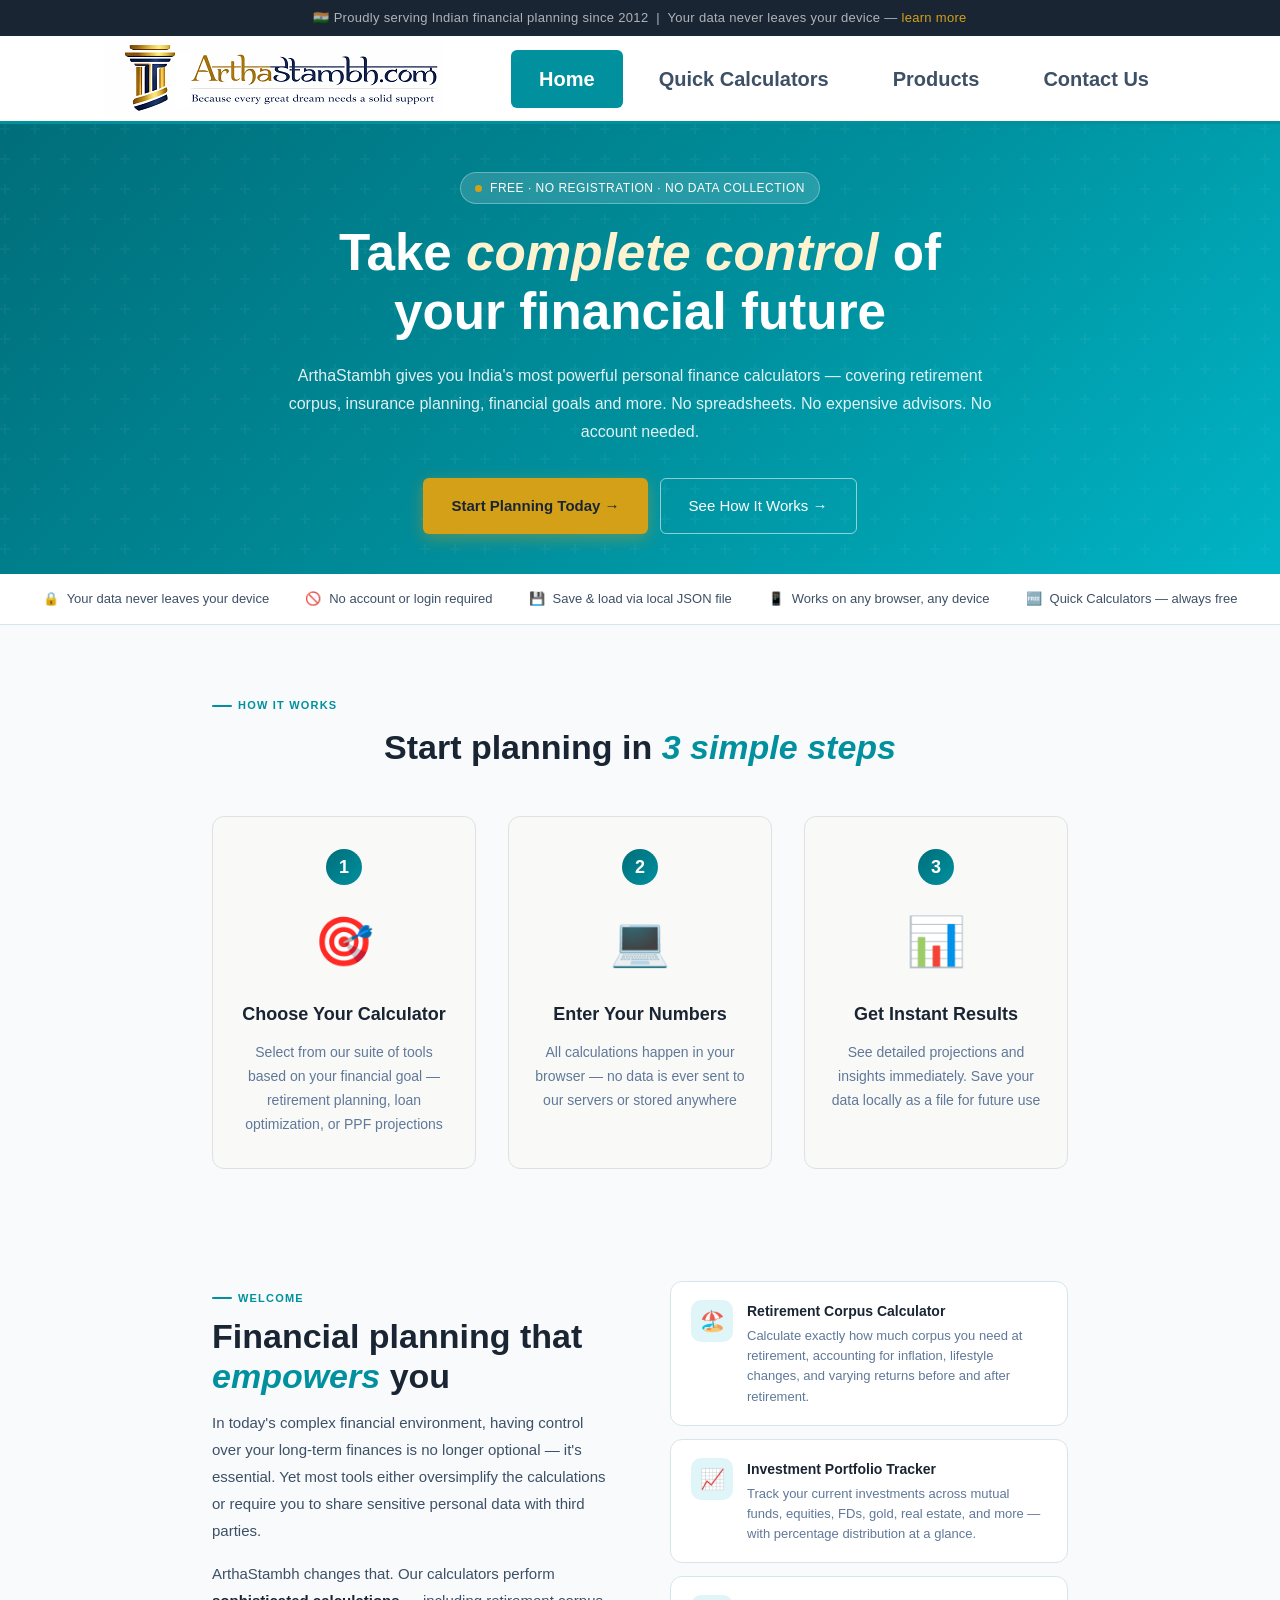
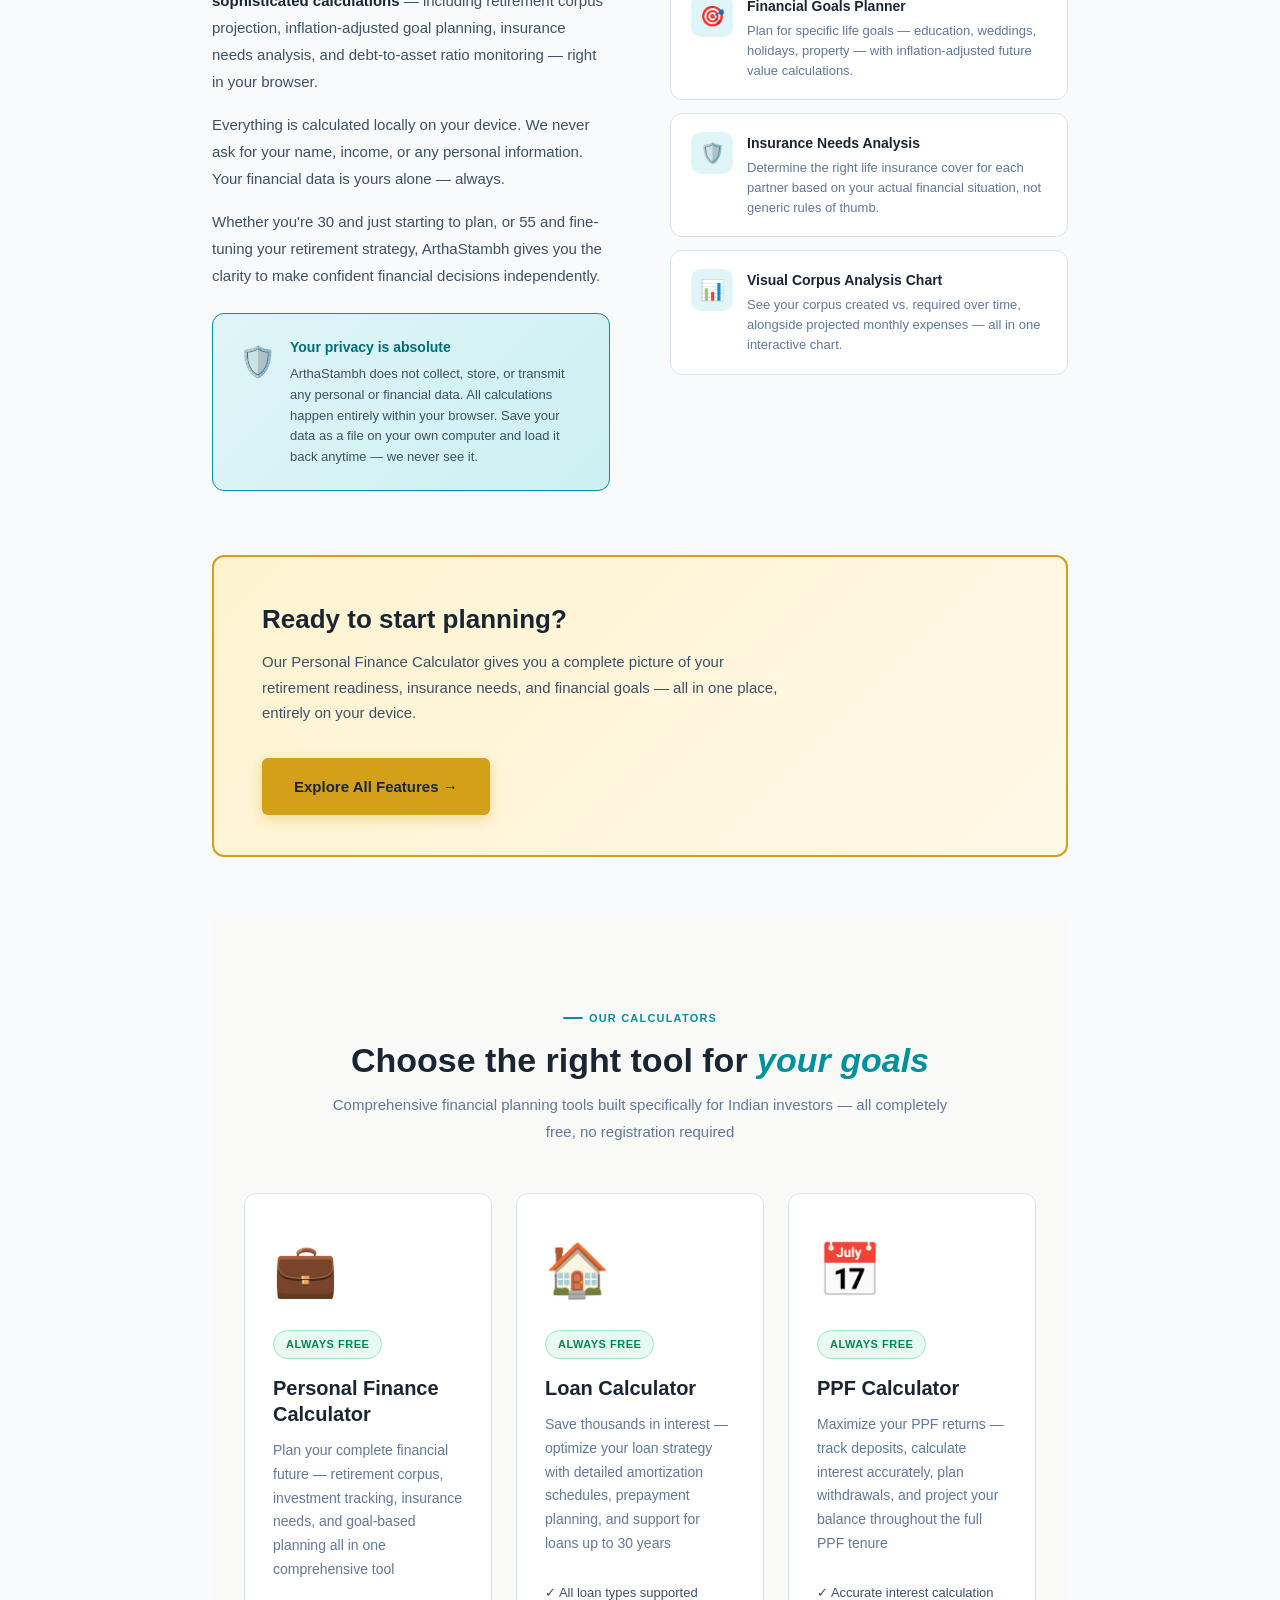
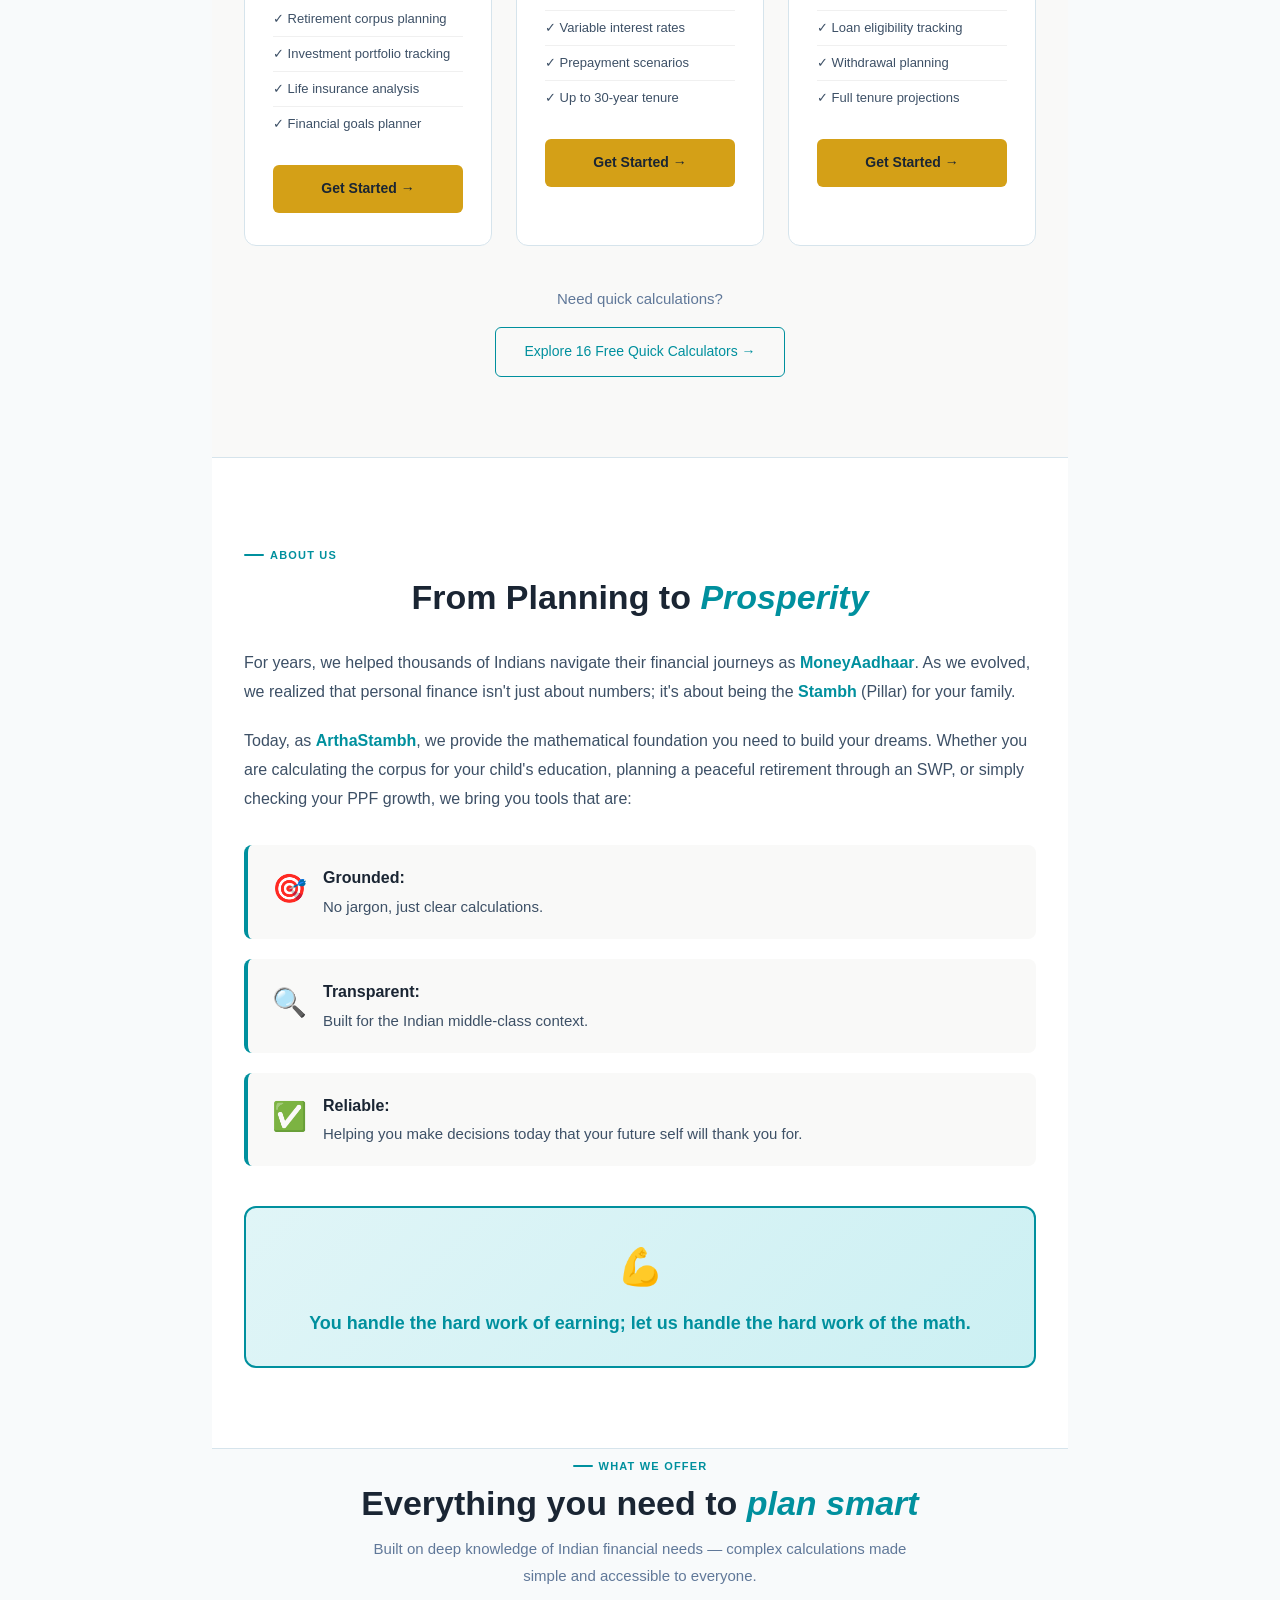
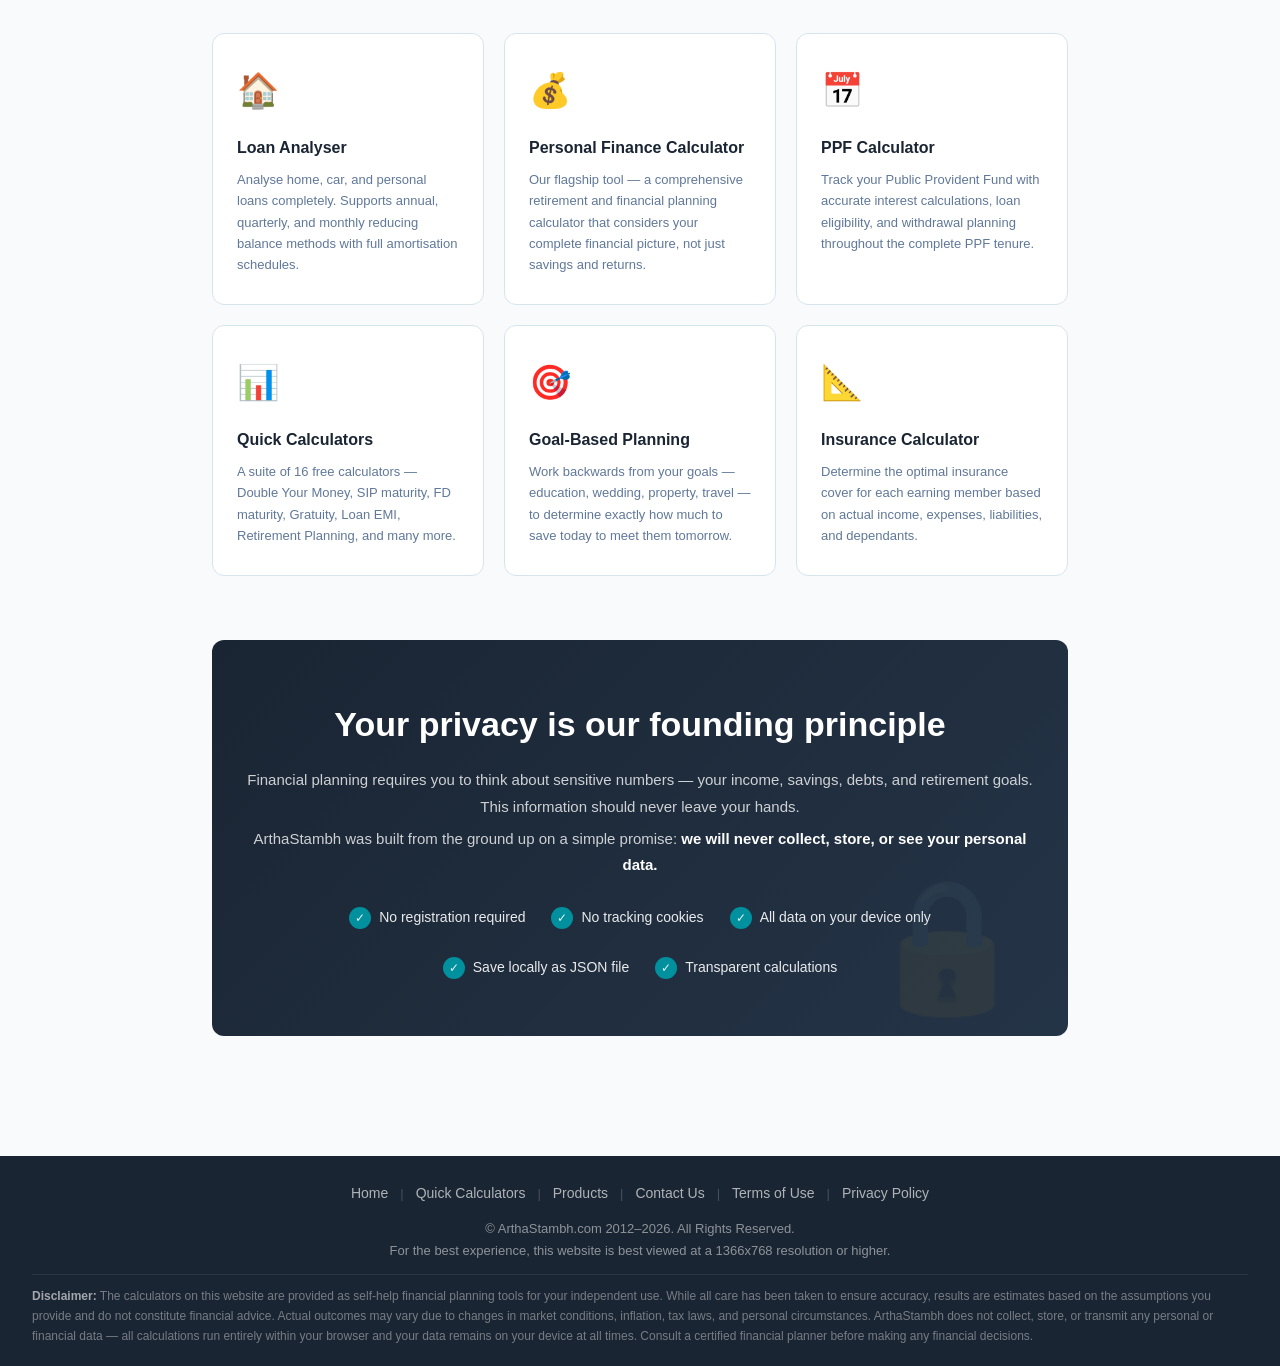
<file: index.html>
<!DOCTYPE html>
<html lang="en">
<head>
<!-- Google tag (gtag.js) -->
<script async src="https://www.googletagmanager.com/gtag/js?id=G-GFXVPNLB74"></script>
<script>
  window.dataLayer = window.dataLayer || [];
  function gtag(){dataLayer.push(arguments);}
  gtag('js', new Date());

  gtag('config', 'G-GFXVPNLB74');
</script>
    <meta charset="UTF-8">
    <meta name="viewport" content="width=device-width, initial-scale=1.0">
    <title>ArthaStambh.com – Personal Finance & Retirement Planning</title>
    <meta name="description" content="India's most comprehensive personal finance and retirement planning calculators. No registration, no data collection.">
    <meta name="keywords" content="financial planning tool India, free financial calculator, ArthaStambh calculator, personal finance calculator India, retirement planning calculator, retirement corpus calculator, loan calculator, ppf calculator">
    <meta name="robots" content="index, follow">
    <meta name="facebook-domain-verification" content="3g5efendenp14vi0h0yu03pyq5jwny" />
    <link rel="canonical" href="https://www.arthastambh.com/" />

    <!-- Open Graph / Social Media Meta Tags -->
    <meta property="og:type" content="website">
    <meta property="og:title" content="ArthaStambh.com – Personal Finance & Retirement Planning">
    <meta property="og:description" content="India's most comprehensive personal finance and retirement planning calculators. No registration, no data collection.">
    <meta property="og:url" content="https://www.arthastambh.com/">
    
    <link rel="icon" href="images/favicon.ico" type="image/x-icon">
    <link rel="stylesheet" href="site.css">
    <style>
        .hero{background:linear-gradient(135deg,#006E7A 0%,#00909E 55%,#00B4C5 100%);color:#fff;padding:48px 32px 40px;position:relative;overflow:hidden}
        .hero::before{content:'';position:absolute;inset:0;background:url("data:image/svg+xml,%3Csvg width='60' height='60' viewBox='0 0 60 60' xmlns='http://www.w3.org/2000/svg'%3E%3Cg fill='none'%3E%3Cg fill='%23ffffff' fill-opacity='0.04'%3E%3Cpath d='M36 34v-4h-2v4h-4v2h4v4h2v-4h4v-2h-4zm0-30V0h-2v4h-4v2h4v4h2V6h4V4h-4zM6 34v-4H4v4H0v2h4v4h2v-4h4v-2H6zM6 4V0H4v4H0v2h4v4h2V6h4V4H6z'/%3E%3C/g%3E%3C/g%3E%3C/svg%3E");pointer-events:none}
        .hero-inner{max-width:1280px;margin:0 auto;position:relative}
        .hero-badge{display:inline-flex;align-items:center;gap:8px;background:rgba(255,255,255,.15);border:1px solid rgba(255,255,255,.3);border-radius:999px;padding:5px 14px;font-size:12px;font-weight:500;letter-spacing:.5px;text-transform:uppercase;margin-bottom:20px;backdrop-filter:blur(6px)}
        .hero-badge .dot{width:7px;height:7px;background:#D4A017;border-radius:50%;animation:pulse 2s infinite}
        @keyframes pulse{0%,100%{opacity:1;transform:scale(1)}50%{opacity:.6;transform:scale(1.35)}}
        .hero h1{font-family:Calibri,'Gill Sans MT',sans-serif;font-size:clamp(32px,4vw,52px);line-height:1.15;font-weight:700;margin-bottom:20px;text-align:center}
        .hero h1 em{font-style:italic;color:#FEF3D0}
        .hero-copy{max-width:720px;margin:0 auto;text-align:center}
        .hero > .hero-inner > .hero-copy > p{font-size:16px;line-height:1.75;color:rgba(255,255,255,.88);margin-bottom:32px;max-width:100%}
        .hero-ctas{display:flex;gap:12px;flex-wrap:wrap;justify-content:center}
        .btn-hp{display:inline-flex;align-items:center;gap:8px;background:#D4A017;color:#1A2533;font-weight:600;font-size:15px;padding:14px 28px;border-radius:6px;text-decoration:none;transition:background .15s,transform .15s;box-shadow:0 4px 16px rgba(212,160,23,.4)}
        .btn-hp:hover{background:#E6B020;transform:translateY(-2px)}
        .btn-ho{display:inline-flex;align-items:center;gap:8px;background:transparent;color:#fff;font-weight:500;font-size:15px;padding:14px 28px;border-radius:6px;text-decoration:none;border:1.5px solid rgba(255,255,255,.55);transition:background .15s}
        .btn-ho:hover{background:rgba(255,255,255,.12);border-color:rgba(255,255,255,.9)}
        .hero-stats{display:grid;grid-template-columns:1fr 1fr;gap:16px}
        .stat-card{background:rgba(255,255,255,.12);border:1px solid rgba(255,255,255,.2);border-radius:12px;padding:24px;backdrop-filter:blur(8px);transition:background .2s,transform .2s}
        .stat-card:hover{background:rgba(255,255,255,.18);transform:translateY(-2px)}
        .stat-card .icon{font-size:28px;margin-bottom:10px;display:block}
        .stat-card .number{font-family:Calibri,'Gill Sans MT',sans-serif;font-size:28px;font-weight:700;line-height:1;margin-bottom:4px}
        .stat-card .label{font-size:12px;color:rgba(255,255,255,.7)}
        .trust-bar{background:#fff;border-bottom:1px solid #D6E4EC;padding:14px 32px}
        .trust-inner{max-width:1280px;margin:0 auto;display:flex;align-items:center;justify-content:center;gap:36px;flex-wrap:wrap}
        .trust-item{display:flex;align-items:center;gap:8px;font-size:13px;color:#3D5066;font-weight:500}
        .about-grid{display:grid;grid-template-columns:1fr 1fr;gap:60px;align-items:start;margin-bottom:64px}
        .about-text p{color:#3D5066;margin-bottom:16px;line-height:1.8}
        .about-text p strong{color:#1A2533}
        .priv-call{background:linear-gradient(135deg,#E0F5F7,#CCF0F3);border:1.5px solid #00909E;border-radius:12px;padding:22px 26px;display:flex;gap:14px;align-items:flex-start;margin-top:24px}
        .priv-call .sh{font-size:30px;flex-shrink:0}
        .priv-call h4{font-size:14px;font-weight:600;color:#006E7A;margin-bottom:4px}
        .priv-call p{font-size:13px;color:#3D5066;line-height:1.6;margin:0}
        .features-list{display:flex;flex-direction:column;gap:13px}
        .fi{display:flex;gap:14px;align-items:flex-start;padding:18px 20px;background:#fff;border:1px solid #D6E4EC;border-radius:12px;transition:box-shadow .2s,border-color .2s,transform .2s}
        .fi:hover{box-shadow:0 6px 24px rgba(0,144,158,.15);border-color:#00909E;transform:translateX(4px)}
        .fi-icon{width:42px;height:42px;border-radius:10px;background:#E0F5F7;display:flex;align-items:center;justify-content:center;font-size:20px;flex-shrink:0}
        .fi h4{font-size:14px;font-weight:600;color:#1A2533;margin-bottom:2px}
        .fi p{font-size:13px;color:#607899;line-height:1.55;margin:0}
        .offerings-section{margin-bottom:64px}
        .og{display:grid;grid-template-columns:repeat(3,1fr);gap:20px}
        .oc{background:#fff;border:1px solid #D6E4EC;border-radius:12px;padding:28px 24px;transition:box-shadow .2s,transform .2s,border-color .2s;position:relative;overflow:hidden}
        .oc::before{content:'';position:absolute;top:0;left:0;right:0;height:3px;background:linear-gradient(90deg,#00909E,#006E7A);transform:scaleX(0);transform-origin:left;transition:transform .25s}
        .oc:hover{box-shadow:0 6px 24px rgba(0,144,158,.15);transform:translateY(-4px);border-color:#00909E}
        .oc:hover::before{transform:scaleX(1)}
        .oc .oi{font-size:34px;margin-bottom:14px;display:block}
        .oc h3{font-size:16px;font-weight:600;color:#1A2533;margin-bottom:8px}
        .oc p{font-size:13px;color:#607899;line-height:1.65;margin:0}
        .priv-strip{background:linear-gradient(135deg,#1A2533 0%,#243447 100%);color:#fff;padding:56px 32px;border-radius:12px;margin-bottom:64px;position:relative;overflow:hidden}
        .priv-strip::after{content:'🔒';position:absolute;right:40px;bottom:-20px;font-size:130px;opacity:.06;pointer-events:none}
        .psi{max-width:860px;margin:0 auto;text-align:center}
        .psi h2{font-family:Calibri,'Gill Sans MT',sans-serif;font-size:clamp(22px,3vw,34px);margin-bottom:14px}
        .psi p{font-size:15px;color:rgba(255,255,255,.78);line-height:1.75;margin-bottom:6px}
        .pp{display:flex;justify-content:center;gap:26px;margin-top:28px;flex-wrap:wrap}
        .pp-item{display:flex;align-items:center;gap:8px;font-size:14px;font-weight:500;color:rgba(255,255,255,.9)}
        .pp-item .tk{width:22px;height:22px;background:#00909E;border-radius:50%;display:flex;align-items:center;justify-content:center;font-size:12px;flex-shrink:0}
        .cta-banner{background:linear-gradient(135deg,#FEF3D0,#FFF8E7);border:2px solid #D4A017;border-radius:12px;padding:40px 48px;display:flex;align-items:center;justify-content:space-between;gap:32px;margin-bottom:64px;flex-wrap:wrap}
        .cta-banner h3{font-family:Calibri,'Gill Sans MT',sans-serif;font-size:26px;color:#1A2533;margin-bottom:8px}
        .cta-banner p{font-size:15px;color:#3D5066;max-width:520px;line-height:1.7;margin:0}
        @media(max-width:900px){.hero-inner,.about-grid{grid-template-columns:1fr;gap:40px}.hero-stats{display:none}.og{grid-template-columns:1fr 1fr}}
        @media(max-width:600px){.og{grid-template-columns:1fr}.cta-banner{padding:28px 24px}}

        /* How It Works Section */
        .how-it-works{padding:0 0 64px 0;}
        .hiw-inner{margin-bottom:48px}
        .hiw-grid{display:grid;grid-template-columns:repeat(3,1fr);gap:32px}
        .hiw-card{text-align:center;padding:32px 24px;background:#F9F9F8;border-radius:12px;border:1px solid #E0E0E0;transition:all .2s}
        .hiw-card:hover{transform:translateY(-4px);box-shadow:0 8px 24px rgba(0,144,158,.12);border-color:#00909E}
        .hiw-number{display:inline-flex;align-items:center;justify-content:center;width:36px;height:36px;background:linear-gradient(135deg,#006E7A,#00909E);color:#fff;border-radius:50%;font-weight:700;font-size:18px;margin-bottom:16px}
        .hiw-icon{font-size:48px;margin-bottom:16px}
        .hiw-card h3{font-size:18px;font-weight:600;color:#1A2533;margin-bottom:12px}
        .hiw-card p{font-size:14px;color:#607899;line-height:1.7;margin:0}
        
        /* Calculator Preview Cards */
        .calculator-preview{background:#F9F9F8;padding:80px 32px;border-bottom:1px solid #D6E4EC}
        .calc-preview-inner{max-width:1280px;margin:0 auto}
        .calc-cards-grid{display:grid;grid-template-columns:repeat(3,1fr);gap:24px;margin-bottom:16px}
        .calc-preview-card{background:#fff;border:1px solid #D6E4EC;border-radius:12px;padding:32px 28px;transition:all .25s;position:relative;overflow:hidden}
        .calc-preview-card::before{content:'';position:absolute;top:0;left:0;right:0;height:4px;background:linear-gradient(90deg,#00909E,#006E7A);transform:scaleX(0);transform-origin:left;transition:transform .3s}
        .calc-preview-card:hover{transform:translateY(-6px);box-shadow:0 12px 32px rgba(0,144,158,.15);border-color:#00909E}
        .calc-preview-card:hover::before{transform:scaleX(1)}
        .cpc-icon{font-size:52px;margin-bottom:16px;display:block}
        .cpc-badge{display:inline-block;padding:4px 12px;border-radius:999px;font-size:11px;font-weight:600;text-transform:uppercase;letter-spacing:.5px;margin-bottom:16px}
        .free-badge{background:#E8F9F1;color:#00875A;border:1px solid #9FE6C9}
        .calc-preview-card h3{font-size:20px;font-weight:600;color:#1A2533;margin-bottom:12px;line-height:1.3}
        .calc-preview-card > p{font-size:14px;color:#607899;line-height:1.7;margin-bottom:20px}
        .cpc-features{list-style:none;padding:0;margin:0 0 24px 0}
        .cpc-features li{font-size:13px;color:#3D5066;padding:6px 0;border-bottom:1px solid #F0F0F0}
        .cpc-features li:last-child{border-bottom:none}
        .btn-calc-preview{display:inline-block;width:100%;text-align:center;background:#D4A017;color:#1A2533;font-weight:600;font-size:14px;padding:12px 24px;border-radius:6px;text-decoration:none;transition:all .2s}
        .btn-calc-preview:hover{background:#E6B020;transform:translateY(-2px)}
        .btn-secondary{display:inline-block;background:transparent;border:1.5px solid #00909E;color:#00909E;font-weight:500;font-size:14px;padding:12px 28px;border-radius:6px;text-decoration:none;transition:all .2s}
        .btn-secondary:hover{background:rgba(0,144,158,.08);border-color:#006E7A}
        
        @media(max-width:900px){
            .hiw-grid{grid-template-columns:1fr;gap:20px}
            .calc-cards-grid{grid-template-columns:1fr;gap:20px}
        }

        /* About Us Section */
        .about-us-section{background:#fff;padding:80px 32px;border-bottom:1px solid #D6E4EC}
        .about-us-inner{max-width:900px;margin:0 auto}
        .about-us-content{margin-top:24px}
        .about-us-story p{font-size:16px;color:#3D5066;line-height:1.8;margin-bottom:20px}
        .about-us-story p strong{color:#00909E;font-weight:600}
        
        .about-us-features{list-style:none;padding:0;margin:32px 0;display:flex;flex-direction:column;gap:20px}
        .about-us-features li{display:flex;align-items:flex-start;gap:16px;padding:20px 24px;background:#F9F9F8;border-left:4px solid #00909E;border-radius:8px;transition:all .2s}
        .about-us-features li:hover{background:#F0F7F7;transform:translateX(4px);box-shadow:0 4px 12px rgba(0,144,158,.1)}
        .about-us-features .feature-icon{font-size:28px;flex-shrink:0}
        .about-us-features strong{color:#1A2533;font-size:16px;display:block;margin-bottom:4px}
        .about-us-features div{flex:1;font-size:15px;color:#3D5066;line-height:1.6}
        
        .about-us-tagline{margin-top:40px;padding:28px 32px;background:linear-gradient(135deg,#E0F5F7,#CCF0F3);border-radius:12px;border:2px solid #00909E;text-align:center}
        .about-us-tagline .tagline-icon{font-size:36px;display:block;margin-bottom:12px}
        .about-us-tagline p{font-size:18px;color:#006E7A;line-height:1.6;margin:0}
        .about-us-tagline strong{font-weight:600}
        
        @media(max-width:768px){
            .about-us-section{padding:48px 20px}
            .about-us-story p{font-size:15px}
            .about-us-features li{padding:16px 20px}
            .about-us-features .feature-icon{font-size:24px}
            .about-us-features strong{font-size:15px}
            .about-us-features div{font-size:14px}
            .about-us-tagline{padding:20px 24px}
            .about-us-tagline .tagline-icon{font-size:32px}
            .about-us-tagline p{font-size:16px}
        }
        
        /* ═══════════════════════════════════════ */
        /* MOBILE RESPONSIVE - COMPREHENSIVE       */
        /* ═══════════════════════════════════════ */
        
        @media(max-width:768px){
            /* Hero adjustments */
            .hero{padding:32px 20px 28px}
            .hero h1{font-size:28px;line-height:1.2}
            .hero-copy{max-width:100%;padding:0 16px}
            .hero > .hero-inner > .hero-copy > p{font-size:15px;margin-bottom:24px}
            .hero-badge{font-size:11px;padding:4px 12px}
            .hero-ctas{flex-direction:column;width:100%}
            .hero-ctas a{width:100%;text-align:center;padding:12px 20px}
            
            /* Trust bar */
            .trust-bar{padding:12px 16px}
            .trust-inner{gap:16px;font-size:12px}
            .trust-item{font-size:12px}
            
            /* How It Works */
            .hiw-grid{grid-template-columns:1fr;gap:20px}
            .hiw-card{padding:24px 20px}
            .hiw-icon{font-size:40px}
            
            /* Calculator Preview Cards */
            .calculator-preview{padding:48px 20px}
            .calc-cards-grid{grid-template-columns:1fr;gap:20px}
            .calc-preview-card{padding:24px 20px}
            .cpc-icon{font-size:44px}
            
            /* About section */
            .about-grid{grid-template-columns:1fr;gap:32px;padding:0 20px}
            
            /* Features list */
            .features-list{padding:0 20px}
            .fi{padding:16px;gap:12px}
            .fi-icon{width:36px;height:36px;font-size:18px}
            .fi h4{font-size:13px}
            .fi p{font-size:12px}
            
            /* Offerings */
            .offerings-section{padding:0 20px}
            .og{grid-template-columns:1fr;gap:16px}
            .oc{padding:20px}
            .oc .oi{font-size:28px}
            
            /* CTA Banner */
            .cta-banner{flex-direction:column;padding:24px 20px;gap:20px;text-align:center}
            .cta-banner h3{font-size:22px}
            .cta-banner .btn-primary{width:100%}
            
            /* Privacy strip */
            .priv-strip{padding:40px 20px;border-radius:0}
            .psi h2{font-size:24px}
            .pp{flex-direction:column;gap:12px;align-items:flex-start}
            
            /* Section titles */
            .section-title{font-size:24px}
            .section-lead{font-size:14px}
        }
        
        @media(max-width:480px){
            .hero h1{font-size:24px}
            .btn-hp,.btn-ho{font-size:14px;padding:10px 18px}
            .trust-inner{flex-direction:column;gap:8px}
        }
    </style>

<script async src="https://pagead2.googlesyndication.com/pagead/js/adsbygoogle.js?client=ca-pub-2303770276201584" crossorigin="anonymous"></script>

</head>
<body>
<div id="header-placeholder"></div>

<section class="hero">
  <div class="hero-inner">
    <div class="hero-copy">
      <div class="hero-badge"><span class="dot"></span> Free · No registration · No data collection</div>
      <h1>Take <em>complete control</em> of your financial future</h1>
      <p>ArthaStambh gives you India's most powerful personal finance calculators — covering retirement corpus, insurance planning, financial goals and more. No spreadsheets. No expensive advisors. No account needed.</p>
      <div class="hero-ctas">
        <a href="products.html" class="btn-hp">Start Planning Today →</a>
        <a href="#about" class="btn-ho">See How It Works →</a>
      </div>
    </div>
    </div>
</section>

<div class="trust-bar">
  <div class="trust-inner">
    <div class="trust-item"><span>🔒</span> Your data never leaves your device</div>
    <div class="trust-item"><span>🚫</span> No account or login required</div>
    <div class="trust-item"><span>💾</span> Save &amp; load via local JSON file</div>
    <div class="trust-item"><span>📱</span> Works on any browser, any device</div>
    <div class="trust-item"><span>🆓</span> Quick Calculators — always free</div>
  </div>
</div>

<div id="page-body-wrap" class="page-body-wrap">
<div class="ad-col-left">
    <div class="ad-slot">
        <script>
          if (typeof atAsyncOptions !== 'object') var atAsyncOptions = [];
          atAsyncOptions.push({
            key: 'add9795dda13cd521a60e91fce82d442',
            format: 'js',
            async: true,
            container: 'atContainer-add9795dda13cd521a60e91fce82d442',
            params: {},
          });
          var script = document.createElement('script');
          script.type = 'text/javascript';
          script.async = true;
          script.src = 'https://www.highperformanceformat.com/add9795dda13cd521a60e91fce82d442/invoke.js';
          document.getElementsByTagName('head')[0].appendChild(script);
        </script>
        <div id="atContainer-add9795dda13cd521a60e91fce82d442"></div>
    </div>
</div>

<main class="page-content" style="padding-top:64px">
<section class="how-it-works">
    <div class="hiw-inner">
        <div class="section-label" style="justify-content:center;margin-bottom:12px">How It Works</div>
        <h2 class="section-title" style="text-align:center;margin-bottom:48px">Start planning in <em>3 simple steps</em></h2>
        <div class="hiw-grid">
            <div class="hiw-card">
                <div class="hiw-number">1</div>
                <div class="hiw-icon">🎯</div>
                <h3>Choose Your Calculator</h3>
                <p>Select from our suite of tools based on your financial goal — retirement planning, loan optimization, or PPF projections</p>
            </div>
            <div class="hiw-card">
                <div class="hiw-number">2</div>
                <div class="hiw-icon">💻</div>
                <h3>Enter Your Numbers</h3>
                <p>All calculations happen in your browser — no data is ever sent to our servers or stored anywhere</p>
            </div>
            <div class="hiw-card">
                <div class="hiw-number">3</div>
                <div class="hiw-icon">📊</div>
                <h3>Get Instant Results</h3>
                <p>See detailed projections and insights immediately. Save your data locally as a file for future use</p>
            </div>
        </div>
    </div>
</section>

  <section id="about" class="about-grid fade-in">
    <div class="about-text">
      <div class="section-label">Welcome</div>
      <h2 class="section-title">Financial planning that <em>empowers</em> you</h2>
      <p>In today's complex financial environment, having control over your long-term finances is no longer optional — it's essential. Yet most tools either oversimplify the calculations or require you to share sensitive personal data with third parties.</p>
      <p>ArthaStambh changes that. Our calculators perform <strong>sophisticated calculations</strong> — including retirement corpus projection, inflation-adjusted goal planning, insurance needs analysis, and debt-to-asset ratio monitoring — right in your browser.</p>
      <p>Everything is calculated locally on your device. We never ask for your name, income, or any personal information. Your financial data is yours alone — always.</p>
      <p>Whether you're 30 and just starting to plan, or 55 and fine-tuning your retirement strategy, ArthaStambh gives you the clarity to make confident financial decisions independently.</p>
      <div class="priv-call">
        <div class="sh">🛡️</div>
        <div>
          <h4>Your privacy is absolute</h4>
          <p>ArthaStambh does not collect, store, or transmit any personal or financial data. All calculations happen entirely within your browser. Save your data as a file on your own computer and load it back anytime — we never see it.</p>
        </div>
      </div>
    </div>
    <div class="features-list">
      <div class="fi"><div class="fi-icon">🏖️</div><div><h4>Retirement Corpus Calculator</h4><p>Calculate exactly how much corpus you need at retirement, accounting for inflation, lifestyle changes, and varying returns before and after retirement.</p></div></div>
      <div class="fi"><div class="fi-icon">📈</div><div><h4>Investment Portfolio Tracker</h4><p>Track your current investments across mutual funds, equities, FDs, gold, real estate, and more — with percentage distribution at a glance.</p></div></div>
      <div class="fi"><div class="fi-icon">🎯</div><div><h4>Financial Goals Planner</h4><p>Plan for specific life goals — education, weddings, holidays, property — with inflation-adjusted future value calculations.</p></div></div>
      <div class="fi"><div class="fi-icon">🛡️</div><div><h4>Insurance Needs Analysis</h4><p>Determine the right life insurance cover for each partner based on your actual financial situation, not generic rules of thumb.</p></div></div>
      <div class="fi"><div class="fi-icon">📊</div><div><h4>Visual Corpus Analysis Chart</h4><p>See your corpus created vs. required over time, alongside projected monthly expenses — all in one interactive chart.</p></div></div>
    </div>
  </section>

  <div class="cta-banner fade-in">
    <div>
      <h3>Ready to start planning?</h3>
      <p>Our Personal Finance Calculator gives you a complete picture of your retirement readiness, insurance needs, and financial goals — all in one place, entirely on your device.</p>
    </div>
    <a href="products.html" class="btn-primary" style="flex-shrink:0;font-size:15px;padding:16px 32px">Explore All Features →</a>
  </div>

  
<section class="calculator-preview">
    <div class="calc-preview-inner">
        <div style="text-align:center;margin-bottom:48px">
            <div class="section-label" style="justify-content:center;margin-bottom:12px">Our Calculators</div>
            <h2 class="section-title" style="text-align:center">Choose the right tool for <em>your goals</em></h2>
            <p class="section-lead" style="margin:0 auto;text-align:center;max-width:620px">Comprehensive financial planning tools built specifically for Indian investors — all completely free, no registration required</p>
        </div>
        <div class="calc-cards-grid">
            <div class="calc-preview-card">
                <div class="cpc-icon">💼</div>
                <div class="cpc-badge free-badge">Always Free</div>
                <h3>Personal Finance Calculator</h3>
                <p>Plan your complete financial future — retirement corpus, investment tracking, insurance needs, and goal-based planning all in one comprehensive tool</p>
                <ul class="cpc-features">
                    <li>✓ Retirement corpus planning</li>
                    <li>✓ Investment portfolio tracking</li>
                    <li>✓ Life insurance analysis</li>
                    <li>✓ Financial goals planner</li>
                </ul>
                <a href="personal-finance-calculator.html" class="btn-calc-preview">Get Started →</a>
            </div>
            <div class="calc-preview-card">
                <div class="cpc-icon">🏠</div>
                <div class="cpc-badge free-badge">Always Free</div>
                <h3>Loan Calculator</h3>
                <p>Save thousands in interest — optimize your loan strategy with detailed amortization schedules, prepayment planning, and support for loans up to 30 years</p>
                <ul class="cpc-features">
                    <li>✓ All loan types supported</li>
                    <li>✓ Variable interest rates</li>
                    <li>✓ Prepayment scenarios</li>
                    <li>✓ Up to 30-year tenure</li>
                </ul>
                <a href="loan-calculator.html" class="btn-calc-preview">Get Started →</a>
            </div>
            <div class="calc-preview-card">
                <div class="cpc-icon">📅</div>
                <div class="cpc-badge free-badge">Always Free</div>
                <h3>PPF Calculator</h3>
                <p>Maximize your PPF returns — track deposits, calculate interest accurately, plan withdrawals, and project your balance throughout the full PPF tenure</p>
                <ul class="cpc-features">
                    <li>✓ Accurate interest calculation</li>
                    <li>✓ Loan eligibility tracking</li>
                    <li>✓ Withdrawal planning</li>
                    <li>✓ Full tenure projections</li>
                </ul>
                <a href="ppf-calculator.html" class="btn-calc-preview">Get Started →</a>
            </div>
        </div>
        <div style="text-align:center;margin-top:40px">
            <p style="font-size:15px;color:#607899;margin-bottom:16px">Need quick calculations?</p>
            <a href="quick-calculators.html" class="btn-secondary">Explore 16 Free Quick Calculators →</a>
        </div>
    </div>
</section>

<section class="about-us-section fade-in">
    <div class="about-us-inner">
      <div class="section-label" style="justify-content:center;margin-bottom:12px">About Us</div>
      <h2 class="section-title" style="text-align:center;margin-bottom:32px">From Planning to <em>Prosperity</em></h2>
      
      <div class="about-us-content">
        <div class="about-us-story">
          <p>For years, we helped thousands of Indians navigate their financial journeys as <strong>MoneyAadhaar</strong>. As we evolved, we realized that personal finance isn't just about numbers; it's about being the <strong>Stambh</strong> (Pillar) for your family.</p>
          
          <p>Today, as <strong>ArthaStambh</strong>, we provide the mathematical foundation you need to build your dreams. Whether you are calculating the corpus for your child's education, planning a peaceful retirement through an SWP, or simply checking your PPF growth, we bring you tools that are:</p>
          
          <ul class="about-us-features">
            <li>
              <span class="feature-icon">🎯</span>
              <div>
                <strong>Grounded:</strong> No jargon, just clear calculations.
              </div>
            </li>
            <li>
              <span class="feature-icon">🔍</span>
              <div>
                <strong>Transparent:</strong> Built for the Indian middle-class context.
              </div>
            </li>
            <li>
              <span class="feature-icon">✅</span>
              <div>
                <strong>Reliable:</strong> Helping you make decisions today that your future self will thank you for.
              </div>
            </li>
          </ul>
          
          <div class="about-us-tagline">
            <span class="tagline-icon">💪</span>
            <p><strong>You handle the hard work of earning; let us handle the hard work of the math.</strong></p>
          </div>
        </div>
      </div>
    </div>
  </section>


  <section class="offerings-section fade-in">
    <div style="text-align:center;margin-bottom:44px">
      <div class="section-label" style="justify-content:center">What We Offer</div>
      <h2 class="section-title" style="text-align:center">Everything you need to <em>plan smart</em></h2>
      <p class="section-lead" style="margin:0 auto;text-align:center;max-width:580px">Built on deep knowledge of Indian financial needs — complex calculations made simple and accessible to everyone.</p>
    </div>
    <div class="og">
      <div class="oc"><span class="oi">🏠</span><h3>Loan Analyser</h3><p>Analyse home, car, and personal loans completely. Supports annual, quarterly, and monthly reducing balance methods with full amortisation schedules.</p></div>
      <div class="oc"><span class="oi">💰</span><h3>Personal Finance Calculator</h3><p>Our flagship tool — a comprehensive retirement and financial planning calculator that considers your complete financial picture, not just savings and returns.</p></div>
      <div class="oc"><span class="oi">📅</span><h3>PPF Calculator</h3><p>Track your Public Provident Fund with accurate interest calculations, loan eligibility, and withdrawal planning throughout the complete PPF tenure.</p></div>
      <div class="oc"><span class="oi">📊</span><h3>Quick Calculators</h3><p>A suite of 16 free calculators — Double Your Money, SIP maturity, FD maturity, Gratuity, Loan EMI, Retirement Planning, and many more.</p></div>
      <div class="oc"><span class="oi">🎯</span><h3>Goal-Based Planning</h3><p>Work backwards from your goals — education, wedding, property, travel — to determine exactly how much to save today to meet them tomorrow.</p></div>
      <div class="oc"><span class="oi">📐</span><h3>Insurance Calculator</h3><p>Determine the optimal insurance cover for each earning member based on actual income, expenses, liabilities, and dependants.</p></div>
    </div>
  </section>

  <section id="privacy" class="priv-strip fade-in">
    <div class="psi">
      <h2>Your privacy is our founding principle</h2>
      <p>Financial planning requires you to think about sensitive numbers — your income, savings, debts, and retirement goals. This information should never leave your hands.</p>
      <p>ArthaStambh was built from the ground up on a simple promise: <strong style="color:#fff">we will never collect, store, or see your personal data.</strong></p>
      <div class="pp">
        <div class="pp-item"><span class="tk">✓</span> No registration required</div>
        <div class="pp-item"><span class="tk">✓</span> No tracking cookies</div>
        <div class="pp-item"><span class="tk">✓</span> All data on your device only</div>
        <div class="pp-item"><span class="tk">✓</span> Save locally as JSON file</div>
        <div class="pp-item"><span class="tk">✓</span> Transparent calculations</div>
      </div>
    </div>
  </section>
</main>

<div class="ad-col-right">
    <div class="ad-slot">
        <script>
          atOptions = {
            'key' : '3bb2f4d70a20f00dedd1ed3d9c8895b1',
            'format' : 'iframe',
            'height' : 600,
            'width' : 160,
            'params' : {}
          };
        </script>
        <script async src="https://www.highperformanceformat.com/3bb2f4d70a20f00dedd1ed3d9c8895b1/invoke.js"></script>
    </div>
</div>

</div>
<div id="footer-placeholder"></div>
<script src="site.js"></script>
</body>
</html>
</file>
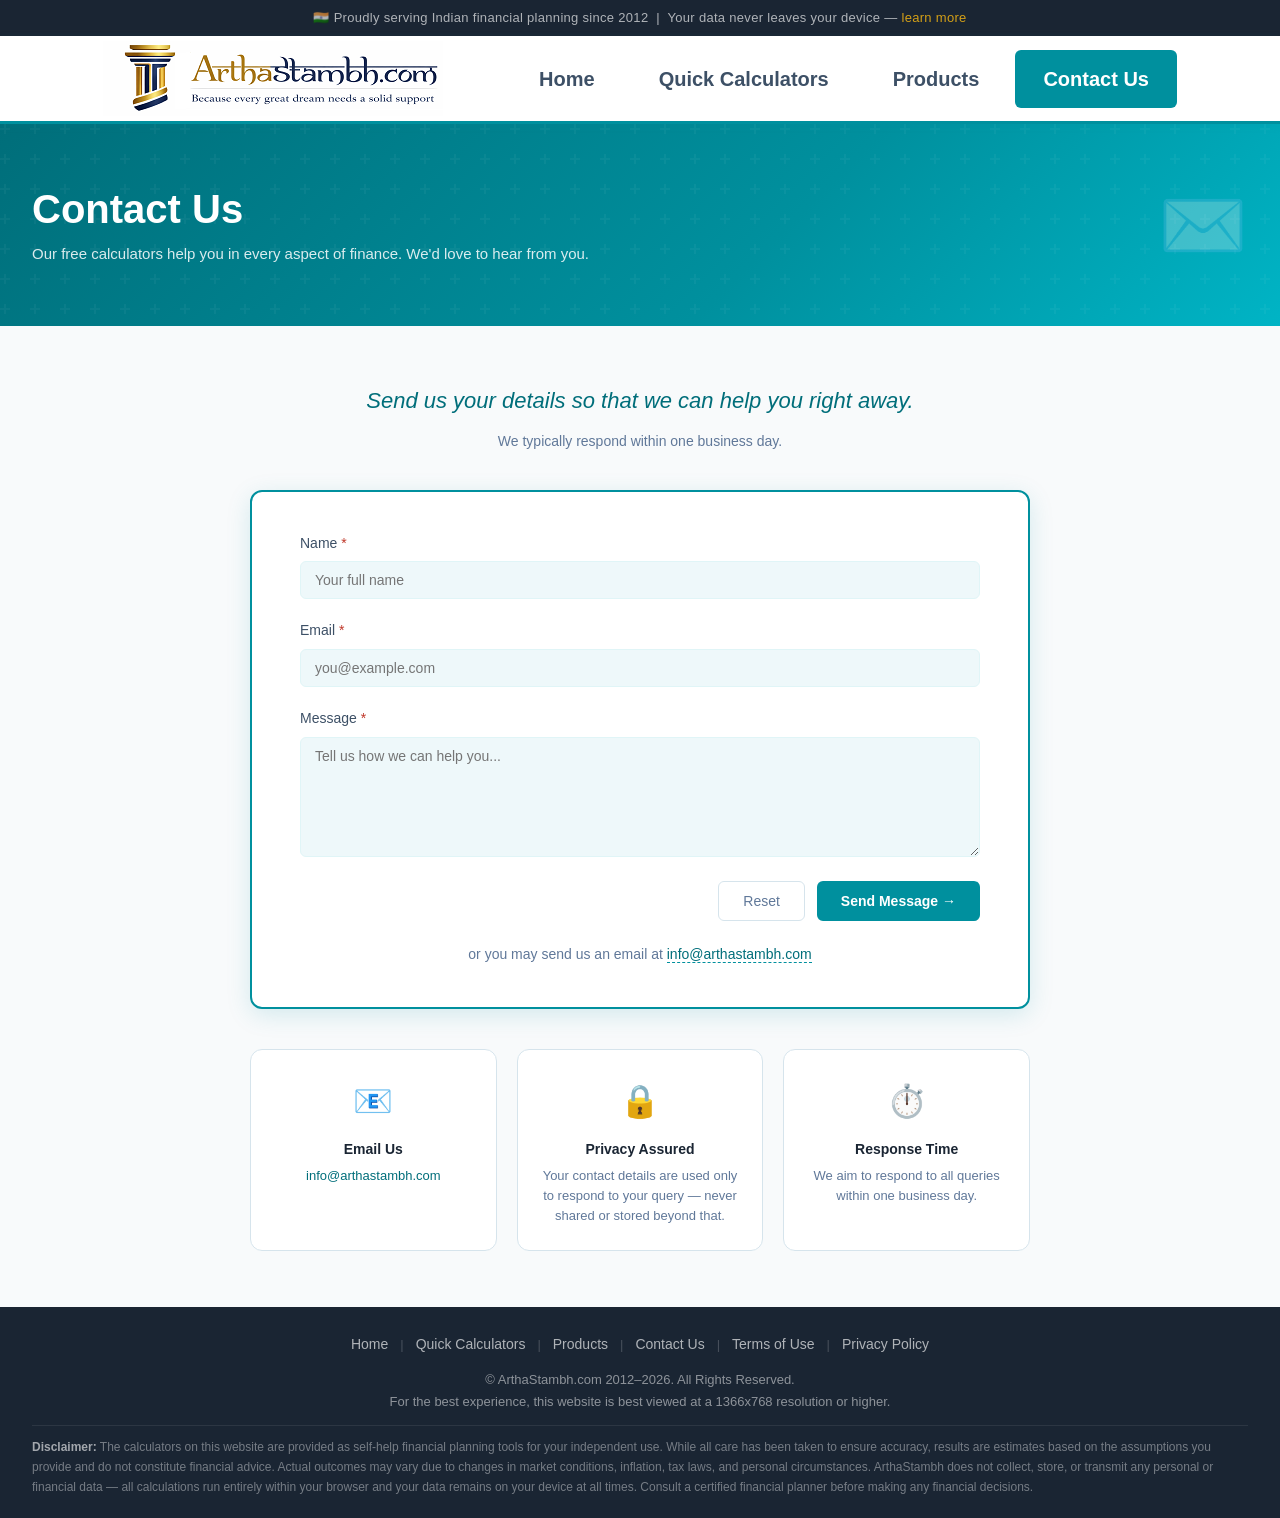
<file: contact.html>
<!DOCTYPE html>
<html lang="en">
<head>
<!-- Google tag (gtag.js) -->
<script async src="https://www.googletagmanager.com/gtag/js?id=G-GFXVPNLB74"></script>
<script>
  window.dataLayer = window.dataLayer || [];
  function gtag(){dataLayer.push(arguments);}
  gtag('js', new Date());

  gtag('config', 'G-GFXVPNLB74');
</script>
    <meta charset="UTF-8">
    <meta name="viewport" content="width=device-width, initial-scale=1.0">
    <title>Contact Us – ArthaStambh.com</title>
    <meta name="description" content="Get in touch with ArthaStambh. Send us your query and we will help you right away.">
    <link rel="icon" href="images/favicon.ico" type="image/x-icon">
    <link rel="stylesheet" href="site.css">
    <style>
        .contact-wrap {
            max-width: 780px;
            margin: 0 auto;
        }

        .contact-intro {
            text-align: center;
            margin-bottom: 36px;
        }
        .contact-intro p {
            font-family: Calibri, 'Gill Sans MT', sans-serif;
            font-style: italic;
            font-size: 22px;
            color: var(--teal-dark);
            margin-bottom: 8px;
        }
        .contact-intro span {
            font-size: 14px;
            color: var(--ink-soft);
        }

        /* ── FORM CARD ─────────────────────────────────── */
        .contact-card {
            background: var(--white);
            border: 2px solid var(--teal);
            border-radius: var(--radius-lg);
            padding: 40px 48px;
            box-shadow: var(--shadow-md);
        }

        .form-grid {
            display: grid;
            grid-template-columns: 1fr 1fr;
            gap: 20px 32px;
        }

        .field {
            display: flex;
            flex-direction: column;
            gap: 6px;
        }
        .field.full { grid-column: 1 / -1; }

        .field label {
            font-size: 14px;
            font-weight: 500;
            color: var(--ink-mid);
        }
        .field input,
        .field textarea {
            font-family: Calibri, 'Gill Sans MT', sans-serif;
            font-size: 14px;
            color: var(--ink);
            background: #EEF8FA;
            border: 1.5px solid var(--teal-light);
            border-radius: var(--radius-sm);
            padding: 10px 14px;
            outline: none;
            transition: border-color .15s, box-shadow .15s, background .15s;
            width: 100%;
        }
        .field input:focus,
        .field textarea:focus {
            border-color: var(--teal);
            background: var(--white);
            box-shadow: 0 0 0 3px rgba(0,144,158,.12);
        }
        .field textarea {
            resize: vertical;
            min-height: 120px;
        }

        .form-actions {
            display: flex;
            align-items: center;
            justify-content: flex-end;
            gap: 12px;
            margin-top: 24px;
        }
        .btn-reset {
            background: transparent;
            border: 1.5px solid var(--border);
            border-radius: var(--radius-sm);
            font-family: Calibri, 'Gill Sans MT', sans-serif;
            font-size: 14px;
            font-weight: 500;
            color: var(--ink-soft);
            padding: 11px 24px;
            cursor: pointer;
            transition: border-color .15s, color .15s;
        }
        .btn-reset:hover { border-color: var(--ink-soft); color: var(--ink); }

        .email-alt {
            text-align: center;
            margin-top: 22px;
            font-size: 14px;
            color: var(--ink-soft);
        }
        .email-alt a {
            color: var(--teal-dark);
            font-weight: 500;
            text-decoration: none;
            border-bottom: 1px dashed var(--teal);
            transition: color .15s;
        }
        .email-alt a:hover { color: var(--teal); }

        /* ── SUCCESS MESSAGE ───────────────────────────── */
        .success-msg {
            display: none;
            background: var(--teal-light);
            border: 1.5px solid var(--teal);
            border-radius: var(--radius-lg);
            padding: 28px 32px;
            text-align: center;
            margin-top: 20px;
        }
        .success-msg .s-icon { font-size: 40px; margin-bottom: 10px; display: block; }
        .success-msg h3 { font-family: Calibri, 'Gill Sans MT', sans-serif; color: var(--teal-dark); margin-bottom: 6px; }
        .success-msg p { font-size: 14px; color: var(--ink-mid); }

        /* ── INFO CARDS ────────────────────────────────── */
        .info-cards {
            display: grid;
            grid-template-columns: repeat(3, 1fr);
            gap: 20px;
            margin-top: 40px;
        }
        .info-card {
            background: var(--white);
            border: 1px solid var(--border);
            border-radius: var(--radius-lg);
            padding: 24px 20px;
            text-align: center;
            transition: box-shadow .2s, border-color .2s;
        }
        .info-card:hover { box-shadow: var(--shadow-sm); border-color: var(--teal); }
        .info-card .ic-icon { font-size: 32px; margin-bottom: 10px; display: block; }
        .info-card h4 { font-size: 14px; font-weight: 600; color: var(--ink); margin-bottom: 4px; }
        .info-card p { font-size: 13px; color: var(--ink-soft); line-height: 1.55; margin: 0; }
        .info-card a { color: var(--teal-dark); text-decoration: none; font-weight: 500; }
        .info-card a:hover { text-decoration: underline; }

        @media (max-width: 640px) {
            .contact-card { padding: 28px 24px; }
            .form-grid { grid-template-columns: 1fr; }
            .field.full { grid-column: 1; }
            .info-cards { grid-template-columns: 1fr; }
        }
    </style>

<script async src="https://pagead2.googlesyndication.com/pagead/js/adsbygoogle.js?client=ca-pub-2303770276201584" crossorigin="anonymous"></script>

</head>
<body>
<div id="header-placeholder"></div>

<div class="page-banner">
    <div class="page-banner-inner">
        <div>
            <h1>Contact Us</h1>
            <p>Our free calculators help you in every aspect of finance. We'd love to hear from you.</p>
        </div>
        <div class="banner-icon">✉️</div>
    </div>
</div>

<div id="page-body-wrap" class="page-body-wrap">
<div class="ad-col-left">
    <div class="ad-slot">
        <script>
          if (typeof atAsyncOptions !== 'object') var atAsyncOptions = [];
          atAsyncOptions.push({
            key: 'add9795dda13cd521a60e91fce82d442',
            format: 'js',
            async: true,
            container: 'atContainer-add9795dda13cd521a60e91fce82d442',
            params: {},
          });
          var script = document.createElement('script');
          script.type = 'text/javascript';
          script.async = true;
          script.src = 'https://www.highperformanceformat.com/add9795dda13cd521a60e91fce82d442/invoke.js';
          document.getElementsByTagName('head')[0].appendChild(script);
        </script>
        <div id="atContainer-add9795dda13cd521a60e91fce82d442"></div>
    </div>
</div>

<main class="page-content">
    <div class="contact-wrap">

        <div class="contact-intro fade-in">
            <p>Send us your details so that we can help you right away.</p>
            <span>We typically respond within one business day.</span>
        </div>

        <div class="contact-card fade-in">
            <form id="contactForm" onsubmit="submitForm(event)" method="POST" action="mailto:info@arthastambh.com" enctype="text/plain">
                <div class="form-grid" style="grid-template-columns: 1fr">
                    <div class="field">
                        <label for="name">Name <span style="color:#C0392B">*</span></label>
                        <input type="text" id="name" name="name" required autocomplete="name" placeholder="Your full name">
                    </div>
                    <div class="field">
                        <label for="email">Email <span style="color:#C0392B">*</span></label>
                        <input type="email" id="email" name="email" required autocomplete="email" placeholder="you@example.com">
                    </div>
                    <div class="field">
                        <label for="message">Message <span style="color:#C0392B">*</span></label>
                        <textarea id="message" name="message" required placeholder="Tell us how we can help you..."></textarea>
                    </div>
                </div>
                <div class="form-actions">
                    <button type="reset" class="btn-reset">Reset</button>
                    <button type="submit" class="btn-teal">Send Message →</button>
                </div>
            </form>
            <div class="email-alt">
                or you may send us an email at <a href="mailto:info@arthastambh.com">info@arthastambh.com</a>
            </div>
        </div>

        <div class="success-msg" id="successMsg">
            <span class="s-icon">✅</span>
            <h3>Thank you for reaching out!</h3>
            <p>We've received your query and will get back to you within one business day.</p>
        </div>

        <div class="info-cards fade-in">
            <div class="info-card">
                <span class="ic-icon">📧</span>
                <h4>Email Us</h4>
                <p><a href="mailto:info@arthastambh.com">info@arthastambh.com</a></p>
            </div>
            <div class="info-card">
                <span class="ic-icon">🔒</span>
                <h4>Privacy Assured</h4>
                <p>Your contact details are used only to respond to your query — never shared or stored beyond that.</p>
            </div>
            <div class="info-card">
                <span class="ic-icon">⏱️</span>
                <h4>Response Time</h4>
                <p>We aim to respond to all queries within one business day.</p>
            </div>
        </div>

    </div>
</main>

<div class="ad-col-right">
    <div class="ad-slot">
        <script>
          atOptions = {
            'key' : '3bb2f4d70a20f00dedd1ed3d9c8895b1',
            'format' : 'iframe',
            'height' : 600,
            'width' : 160,
            'params' : {}
          };
        </script>
        <script async src="https://www.highperformanceformat.com/3bb2f4d70a20f00dedd1ed3d9c8895b1/invoke.js"></script>
    </div>
</div>

</div>
<div id="footer-placeholder"></div>
<script src="site.js"></script>
<script>
    function submitForm(e) {
        const name = document.getElementById('name').value.trim();
        const email = document.getElementById('email').value.trim();
        const message = document.getElementById('message').value.trim();

        if (!name || !email || !message) {
            alert('Please fill in all required fields.');
            e.preventDefault();
            return false;
        }
        // Form will submit to mailto: naturally
        return true;
    }
</script>
</body>
</html>
</file>
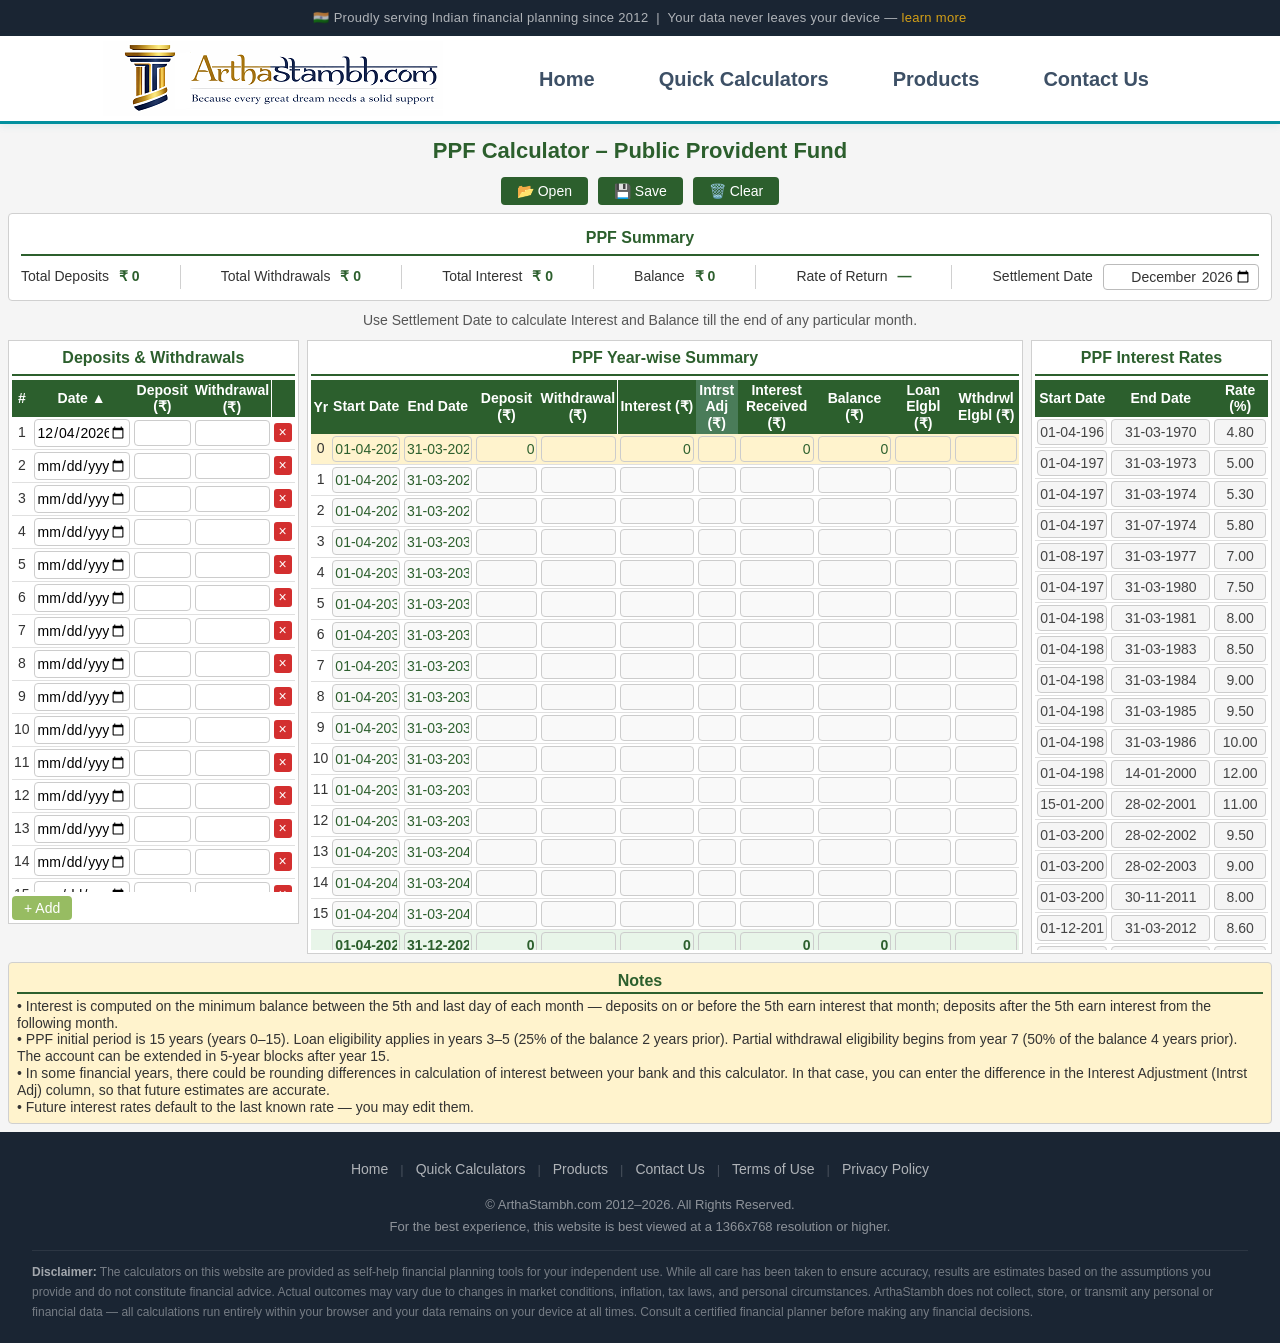
<file: ppf-calculator.html>
<!DOCTYPE html>
<html lang="en">
<head>
<!-- Google tag (gtag.js) -->
<script async src="https://www.googletagmanager.com/gtag/js?id=G-GFXVPNLB74"></script>
<script>
  window.dataLayer = window.dataLayer || [];
  function gtag(){dataLayer.push(arguments);}
  gtag('js', new Date());

  gtag('config', 'G-GFXVPNLB74');
</script>
    <meta charset="UTF-8">
    <meta name="viewport" content="width=1280, user-scalable=yes, initial-scale=0.5">
    <title>PPF Calculator - Public Provident Fund Calculator India | ArthaStambh</title>
    <link rel="icon" href="images/favicon.ico" type="image/x-icon">
    <meta name="description" content="Free PPF calculator for India. Calculate PPF interest, balance, maturity amount, loan eligibility and withdrawal eligibility with historical interest rate data. Track deposits, withdrawals, and returns with XIRR calculation.">
    <meta name="keywords" content="PPF calculator India, public provident fund calculator, PPF interest calculator, PPF balance calculator, PPF maturity calculator, PPF loan eligibility calculator, PPF withdrawal calculator, PPF return calculator, PPF XIRR calculator, PPF account calculator online, post office PPF calculator, PPF interest rate India, PPF investment calculator, PPF compounding calculator, best PPF calculator, accurate PPF calculator, PPF calculator with interest rates, PPF financial year calculator, PPF monthly deposit calculator, PPF yearly deposit calculator, ArthaStambh PPF, calculate PPF returns, PPF scheme calculator, small savings scheme calculator, government savings scheme calculator, PPF partial withdrawal calculator, PPF tenure calculator, 15 year PPF calculator, PPF extension calculator, PPF calculator 2024, PPF calculator 2025, PPF calculator 2026">
    <meta name="robots" content="index, follow">
    <meta name="author" content="ArthaStambh.com">
    <meta property="og:title" content="PPF Calculator - Public Provident Fund Calculator India">
    <meta property="og:description" content="Free online PPF calculator with historical interest rates. Calculate PPF interest, maturity, withdrawals, and loan eligibility accurately.">
    <meta property="og:type" content="website">
    <meta property="og:site_name" content="ArthaStambh">
    <meta property="og:url" content="https://www.arthastambh.com/ppf-calculator">
    <meta name="twitter:card" content="summary">
    <meta name="twitter:title" content="PPF Calculator - Public Provident Fund Calculator India">
    <meta name="twitter:description" content="Free online PPF calculator with historical interest rates. Calculate PPF interest, maturity, withdrawals, and loan eligibility accurately.">
    <link rel="canonical" href="https://www.arthastambh.com/ppf-calculator" />
    <link rel="stylesheet" href="site.css">
    <style>
        * { margin:0; padding:0; box-sizing:border-box; font-family:Calibri,'Segoe UI',Tahoma,sans-serif; }
        body { background:#f5f5f5; color:#333; font-size:14px; padding:8px; user-select:none; -webkit-user-select:none; }
        #header-placeholder { margin:-8px -8px 8px -8px; padding:0; user-select:text; -webkit-user-select:text; }
        #footer-placeholder { margin:8px -8px -8px -8px; padding:0; user-select:text; -webkit-user-select:text; }
        #header-placeholder *, #footer-placeholder * { user-select:text; -webkit-user-select:text; }

        .container { max-width:1800px; margin:0 auto; }
        h1 { text-align:center; font-size:22px; margin-bottom:8px; color:#2c5f2d; }

        .toolbar { display:flex; justify-content:center; gap:10px; margin-bottom:8px; }
        .toolbar button { padding:6px 16px; background:#2c5f2d; color:white; border:none; border-radius:4px; cursor:pointer; font-size:14px; font-weight:500; }
        .toolbar button:hover { background:#1a3d1f; }

        /* Summary section - single row layout with separators */
        .summary-section {
            background: white;
            border: 1px solid #d0d0d0;
            border-radius: 4px;
            padding: 10px 12px;
            margin-bottom: 8px;
        }

        .summary-title {
            font-weight: 600;
            font-size: 16px;
            color: #2c5f2d;
            text-align: center;
            border-bottom: 2px solid #2c5f2d;
            padding-bottom: 2px;
            margin-bottom: 8px;
        }

        .sum-container {
            display: flex;
            align-items: center;
            gap: 8px;
            justify-content: space-between;
        }

        .sum-field {
            display: flex;
            align-items: center;
            gap: 10px;
            justify-content: center;
        }

        .sum-field label {
            font-size: 14px;
            color: #333;
            font-weight: 400;
            white-space: nowrap;
        }

        .sum-field .sv {
            font-size: 14px;
            font-weight: 600;
            color: #2c5f2d;
            white-space: nowrap;
        }

        .sum-field input[type="month"] {
            font-size: 14px;
            font-weight: 400;
            color: #333;
            border: 1px solid #bbb;
            border-radius: 4px;
            padding: 3px 6px;
            background: white;
        }

        .sum-sep {
            width: 1px;
            height: 24px;
            background: #d0d0d0;
            flex-shrink: 0;
        }

        /* Three-column layout */
        .three-col {
            display:grid;
            grid-template-columns: minmax(288px, 23.3fr) minmax(708px, 57.4fr) minmax(234px, 19.3fr);
            gap:8px;
            margin-bottom:8px;
            align-items:start;
        }

        .panel {
            background:white;
            border:1px solid #d0d0d0;
            padding:3px;
            overflow:hidden;
        }

        .panel-title {
            font-weight:600;
            font-size:16px;
            margin-bottom:4px;
            color:#2c5f2d;
            text-align:center;
            border-bottom:2px solid #2c5f2d;
            padding-bottom:2px;
        }

        /* Tables */
        .tbl-wrap { max-height:570px; overflow-x:auto; overflow-y:auto; }

        table { width:100%; border-collapse:collapse; }

        th {
            background:#2c5f2d; color:white; padding:2px 2px;
            text-align:center; font-weight:600; font-size:14px;
            vertical-align:middle; line-height:1.2;
            position:sticky; top:0; z-index:10;
        }

        td {
            padding: 2px 2px;
            border-bottom: 1px solid #e0e0e0;
        }

        /* Input styling - matching loan calculator */
        td input[type="text"],
        td input[type="number"] {
            width: 100%;
            padding: 4px 2px;
            border: 1px solid #ccc;
            border-radius: 4px;
            font-size: 14px;
            font-family: Calibri, 'Segoe UI', Tahoma, sans-serif;
            box-sizing: border-box;
            text-align: right;
        }

        td input[type="date"] {
            width: 100%;
            padding: 4px 2px;
            border: 1px solid #ccc;
            border-radius: 4px;
            font-size: 14px;
            font-family: Calibri, 'Segoe UI', Tahoma, sans-serif;
            box-sizing: border-box;
            text-align: center;
            margin-right: -2em;
        }

        input[type="month"]:focus,
        td input[type="text"]:focus,
        td input[type="number"]:focus,
        td input[type="date"]:focus {
            outline: none;
            border-color: #2c5f2d;
            background: #fffef0;
        }

        input[type="month"] {
            text-align: right;
        }

        td input[readonly],
        td input:read-only {
            background: #f9f9f9;
            color: #2c5f2d;
            border: 1px solid #ccc;
        }

        td input.c {
            text-align: center;
        }

        td input.t {
            background: #e8f5e9;
            font-weight: 600;
        }

        /* Buttons */
        .btn-add { background:#97bc62; color:white; border:none; cursor:pointer; border-radius:4px; padding:4px 12px; font-size:14px; margin-top:4px; }
        .btn-add:hover { background:#2c5f2d; }
        .btn-del { background:#d32f2f; color:white; border:none; cursor:pointer; border-radius:3px; padding:1px 5px; font-size:14px; line-height:1.2; }
        .btn-del:hover { background:#b71c1c; }

        /* PPF year table row classes */
        tr.settle-yr td { background:#fff3cd !important; }
        tr.settle-yr td input { background:#fff3cd !important; }
        tr.ext-a td { background:#e3f2fd; }
        tr.ext-a td input.g { background:#d8edfb; }
        tr.ext-b td { background:#e8f5e9; }
        tr.ext-b td input.g { background:#dcf0e0; }

        /* Rate table */
        tr.hist-rate td input { background:#f5f5f5; color:#444; }
        tr.transition-rate td input.y { background:white; }
        tr.future-rate td input.y { background:white; }
        tr.future-rate input[type=number] {
            background:white; border:1px solid #bbb; border-radius:4px;
            text-align:center; width:100%; padding:4px 2px; font-size:14px; font-family:inherit;
        }
        tr.future-rate input[type=number]:focus { outline:none; border-color:#2c5f2d; background:#fffef0; }

        /* Notes */
        .notes {
            margin-top:8px;
            padding:8px;
            background:#fff3cd;
/*            border:2px solid #ffc107; */
            border:1px solid #d0d0d0;
            border-radius:4px;
            font-size:14px;
            line-height:1.2;
        }

        .notes-title {
            font-weight:600;
            font-size:16px;
            margin-bottom:4px;
/*            color:#d32f2f; */
            color:#2c5f2d;
            text-align:center;
            border-bottom:2px solid #2c5f2d;
            padding-bottom:2px;
        }

        </style>

    <!-- JSON-LD Schema Markup for SEO -->
    <script type="application/ld+json">
    {
        "@context": "https://schema.org",
        "@type": "WebApplication",
        "name": "PPF Calculator",
        "description": "Free online Public Provident Fund calculator for India with historical interest rates, loan eligibility, and withdrawal calculations",
        "url": "https://www.arthastambh.com/ppf-calculator",
        "applicationCategory": "FinanceApplication",
        "operatingSystem": "Any",
        "offers": {
            "@type": "Offer",
            "price": "0",
            "priceCurrency": "INR"
        },
        "author": {
            "@type": "Organization",
            "name": "ArthaStambh",
            "url": "https://www.arthastambh.com/"
        },
        "featureList": [
            "Calculate PPF interest with historical rates",
            "Track deposits and withdrawals",
            "Calculate loan eligibility",
            "Calculate withdrawal eligibility",
            "XIRR rate of return calculation",
            "Multiple year projections",
            "Adjustable interest rates"
        ],
        "aggregateRating": {
            "@type": "AggregateRating",
            "ratingValue": "4.8",
            "ratingCount": "2500"
        }
    }
    </script>

<script async src="https://pagead2.googlesyndication.com/pagead/js/adsbygoogle.js?client=ca-pub-2303770276201584" crossorigin="anonymous"></script>

</head>
<body>
<div id="header-placeholder"></div>

<div class="container">
    <h1>PPF Calculator – Public Provident Fund</h1>

    <div class="toolbar">
        <button onclick="loadData()">📂 Open</button>
        <button onclick="saveData()">💾 Save</button>
        <button onclick="clearData()">🗑️ Clear</button>
    </div>
    <input type="file" id="fileInput" style="display:none" accept=".json" onchange="handleFileLoad(event)">

    <!-- Summary Bar -->
    <div class="summary-section">
        <div class="summary-title">PPF Summary</div>
        <div class="sum-container">
            <div class="sum-field">
                <label>Total Deposits</label>
                <span class="sv" id="sumDeposited">₹ 0</span>
            </div>
            <div class="sum-sep"></div>
            <div class="sum-field">
                <label>Total Withdrawals</label>
                <span class="sv" id="sumWithdrawal">₹ 0</span>
            </div>
            <div class="sum-sep"></div>
            <div class="sum-field">
                <label>Total Interest</label>
                <span class="sv" id="sumInterest">₹ 0</span>
            </div>
            <div class="sum-sep"></div>
            <div class="sum-field">
                <label>Balance</label>
                <span class="sv" id="sumBalance">₹ 0</span>
            </div>
            <div class="sum-sep"></div>
            <div class="sum-field">
                <label>Rate of Return</label>
                <span class="sv" id="sumROR">—</span>
            </div>
            <div class="sum-sep"></div>
            <div class="sum-field">
                <label>Settlement Date</label>
                <input type="month" id="settlementDate" onchange="onSettlementChange()">
            </div>
        </div>
    </div>

    <!-- Instruction text -->
    <div style="text-align:center; font-size:14px; color:#555; margin:8px 0;">
        Use Settlement Date to calculate Interest and Balance till the end of any particular month.
    </div>

    <!-- Three-column layout -->
    <div class="three-col">

        <!-- LEFT: Deposits & Withdrawals -->
        <div class="panel">
            <div class="panel-title">Deposits &amp; Withdrawals</div>
            <div class="tbl-wrap" style="max-height:512px">
                <table id="inputTable">
                    <thead>
                        <tr>
                            <th style="width:18px">#</th>
                            <th style="width:96px;cursor:pointer" onclick="sortInputTable()" title="Click to sort by date">Date &#9650;</th>
                            <th style="width:66px">Deposit (₹)</th>
                            <th style="width:72px">Withdrawal (₹)</th>
                            <th style="width:24px"></th>
                        </tr>
                    </thead>
                    <tbody id="inputTbody"></tbody>
                </table>
            </div>
            <button class="btn-add" onclick="addInputRow()">+ Add</button>
        </div>

        <!-- MIDDLE: PPF Year Table -->
        <div class="panel">
            <div class="panel-title">PPF Year-wise Summary</div>
            <div class="tbl-wrap">
                <table id="ppfYearTable">
                    <thead>
                        <tr>
                            <th style="width:18px">Yr</th>
                            <th style="width:72px">Start Date</th>
                            <th style="width:72px">End Date</th>
                            <th style="width:66px">Deposit (₹)</th>
                            <th style="width:66px">Withdrawal (₹)</th>
                            <th style="width:78px">Interest (₹)</th>
                            <th style="width:42px;background:#4a7c59">Intrst Adj (₹)</th>
                            <th style="width:78px">Interest Received (₹)</th>
                            <th style="width:78px">Balance (₹)</th>
                            <th style="width:60px">Loan Elgbl (₹)</th>
                            <th style="width:66px">Wthdrwl Elgbl (₹)</th>
                        </tr>
                    </thead>
                    <tbody id="ppfYearTbody"></tbody>
                </table>
            </div>
        </div>

        <!-- RIGHT: Interest Rate Table -->
        <div class="panel">
            <div class="panel-title">PPF Interest Rates</div>
            <div class="tbl-wrap">
                <table id="rateTable">
                    <thead>
                        <tr>
                            <th style="width:72px">Start Date</th>
                            <th style="width:96px">End Date</th>
                            <th style="width:54px">Rate (%)</th>
                        </tr>
                    </thead>
                    <tbody id="rateTbody"></tbody>
                </table>
            </div>
        </div>

    </div><!-- end three-col -->

    <div class="notes">
        <div class="notes-title">Notes</div>
            • Interest is computed on the minimum balance between the 5th and last day of each month — deposits on or before the 5th earn interest that month; deposits after the 5th earn interest from the following month.<br>
            • PPF initial period is 15 years (years 0&#8211;15). Loan eligibility applies in years 3&#8211;5 (25% of the balance 2 years prior). Partial withdrawal eligibility begins from year 7 (50% of the balance 4 years prior). The account can be extended in 5-year blocks after year 15.<br>
            • In some financial years, there could be rounding differences in calculation of interest between your bank and this calculator. In that case, you can enter the difference in the Interest Adjustment (Intrst Adj) column, so that future estimates are accurate.<br>
            • Future interest rates default to the last known rate &#8212; you may edit them.
    </div>
</div>

<script>
// ═══════════════════════════════════════════════════════════
// PPF CALCULATOR — ArthaStambh.com
// ═══════════════════════════════════════════════════════════

// ─── Constants ────────────────────────────────────────────
const EARLIEST_PPF_DATE = new Date(1968, 3, 1); // 1st April 1968
const EARLIEST_PPF_DATE_STR = '1968-04-01';

// ─── Historical Interest Rates ───────────────────────────
const HIST_RATES = [
    { start:'1968-04-01', end:'1970-03-31', rate:4.8 },
    { start:'1970-04-01', end:'1973-03-31', rate:5.0 },
    { start:'1973-04-01', end:'1974-03-31', rate:5.3 },
    { start:'1974-04-01', end:'1974-07-31', rate:5.8 },
    { start:'1974-08-01', end:'1977-03-31', rate:7.0 },
    { start:'1977-04-01', end:'1980-03-31', rate:7.5 },
    { start:'1980-04-01', end:'1981-03-31', rate:8.0 },
    { start:'1981-04-01', end:'1983-03-31', rate:8.5 },
    { start:'1983-04-01', end:'1984-03-31', rate:9.0 },
    { start:'1984-04-01', end:'1985-03-31', rate:9.5 },
    { start:'1985-04-01', end:'1986-03-31', rate:10.0 },
    { start:'1986-04-01', end:'2000-01-14', rate:12.0 },
    { start:'2000-01-15', end:'2001-02-28', rate:11.0 },
    { start:'2001-03-01', end:'2002-02-28', rate:9.5 },
    { start:'2002-03-01', end:'2003-02-28', rate:9.0 },
    { start:'2003-03-01', end:'2011-11-30', rate:8.0 },
    { start:'2011-12-01', end:'2012-03-31', rate:8.6 },
    { start:'2012-04-01', end:'2013-03-31', rate:8.8 },
    { start:'2013-04-01', end:'2016-03-31', rate:8.7 },
    { start:'2016-04-01', end:'2016-09-30', rate:8.1 },
    { start:'2016-10-01', end:'2017-03-31', rate:8.0 },
    { start:'2017-04-01', end:'2017-06-30', rate:7.9 },
    { start:'2017-07-01', end:'2017-12-31', rate:7.8 },
    { start:'2018-01-01', end:'2018-09-30', rate:7.6 },
    { start:'2018-10-01', end:'2019-06-30', rate:8.0 },
    { start:'2019-07-01', end:'2020-03-31', rate:7.9 },
    { start:'2020-04-01', end:'2026-12-31', rate:7.1 },
];
const LAST_RATE = 7.1;
const FUTURE_START = '2027-01-01'; // first quarter after last historical

// ─── State ───────────────────────────────────────────────
let rateOverrides  = {}; // quarterStart -> { rate: number, endDate?: 'YYYY-MM-DD' }
let intAdjustments = {}; // yearIndex -> adjustment value

// ─── Date & Quarter Helpers ───────────────────────────────
const MN = ['Jan','Feb','Mar','Apr','May','Jun','Jul','Aug','Sep','Oct','Nov','Dec'];

function ymd(d) {
    const y = d.getFullYear(), m = d.getMonth()+1, dd = d.getDate();
    return `${y}-${String(m).padStart(2,'0')}-${String(dd).padStart(2,'0')}`;
}
function parseDate(s) {
    if (!s) return null;
    const [y,m,d] = s.split('-').map(Number);
    return new Date(y, m-1, d);
}
function fmtDate(d) {
    const dt = (d instanceof Date) ? d : parseDate(d);
    if (!dt) return '';
    return `${String(dt.getDate()).padStart(2,'0')}-${String(dt.getMonth()+1).padStart(2,'0')}-${dt.getFullYear()}`;
}
function todayYMD() { return ymd(new Date()); }
function fyStart(date) {
    const m = date.getMonth();
    return m >= 3
        ? new Date(date.getFullYear(), 3, 1)
        : new Date(date.getFullYear()-1, 3, 1);
}

// Quarter helpers
function qStart(dateStr) {
    const d = parseDate(dateStr);
    const m = d.getMonth();
    const qm = m < 3 ? 0 : m < 6 ? 3 : m < 9 ? 6 : 9;
    return ymd(new Date(d.getFullYear(), qm, 1));
}
function qEnd(qs) {
    const d = parseDate(qs);
    const m = d.getMonth();
    const [em,ed] = m===0?[2,31]: m===3?[5,30]: m===6?[8,30]: [11,31];
    return ymd(new Date(d.getFullYear(), em, ed));
}
function nextQStart(qs) {
    const e = parseDate(qEnd(qs));
    e.setDate(e.getDate()+1);
    return ymd(e);
}

// ─── Rate Lookup ─────────────────────────────────────────
function getRateForDate(dateStr) {
    const qs = qStart(dateStr);
    if (rateOverrides[qs]?.rate !== undefined) return rateOverrides[qs].rate;
    for (const r of HIST_RATES) {
        if (dateStr >= r.start && dateStr <= r.end) return r.rate;
    }
    return LAST_RATE;
}

function buildFutureRates(needUntilDate) {
    const rows = [];

    // Check if transition row (last historical) has custom end date
    const transitionRow = HIST_RATES[HIST_RATES.length - 1];
    const transitionEnd = rateOverrides[transitionRow.start]?.endDate || transitionRow.end;

    // First future quarter starts day after transition row ends
    const endDate = parseDate(transitionEnd);
    endDate.setDate(endDate.getDate() + 1);
    let qs = ymd(endDate);

    const needStr = ymd(needUntilDate);

    // Build quarterly rows, but use overrides for end dates if present
    while (qs <= needStr) {
        const defaultQE = qEnd(qs);
        // Check if user has overridden this quarter's end date
        const qe = rateOverrides[qs]?.endDate || defaultQE;
        const rate = rateOverrides[qs]?.rate !== undefined ? rateOverrides[qs].rate : LAST_RATE;
        rows.push({ start:qs, end:qe, rate });

        // Next quarter starts day after current end
        const qEndDate = parseDate(qe);
        qEndDate.setDate(qEndDate.getDate() + 1);
        qs = ymd(qEndDate);

        if (rows.length > 200) break; // safety
    }
    return rows;
}

// Update rateOverrides structure: { quarterStart: { rate: X, endDate: 'YYYY-MM-DD' } }
// Also handle transition row (last historical with editable end date)
function onRateEndBlur(inp) {
    const qs = inp.dataset.qs;
    const newEnd = inp.value;

    if (!newEnd) return; // Allow empty during editing

    const startDate = parseDate(qs);
    const endDate = parseDate(newEnd);

    // Validate: end date must be >= start date
    if (endDate < startDate) {
        alert('End date must be on or after the start date.');
        // Reset to default or current override
        const currentEnd = rateOverrides[qs]?.endDate || qEnd(qs);
        inp.value = currentEnd;
        return;
    }

    // For future rows, validate against PPF end date
    const ppfEndDateStr = inp.getAttribute('data-ppf-end');
    if (ppfEndDateStr) {
        const ppfEndDate = parseDate(ppfEndDateStr);
        if (endDate > ppfEndDate) {
            alert(`End date cannot be later than PPF tenure end date (${fmtDate(ppfEndDate)}).`);
            inp.value = ppfEndDateStr;
            return;
        }
    }

    // Store override (works for both transition row and future rows)
    if (!rateOverrides[qs]) {
        // For transition row, get rate from HIST_RATES
        const histRow = HIST_RATES.find(r => r.start === qs);
        const rate = histRow ? histRow.rate : LAST_RATE;
        rateOverrides[qs] = { rate };
    }
    rateOverrides[qs].endDate = newEnd;

    // Find next focusable input to restore focus after calc
    const allInputs = Array.from(document.querySelectorAll('input:not([readonly]):not([disabled])'));
    const currentIndex = allInputs.indexOf(inp);
    if (currentIndex >= 0 && currentIndex < allInputs.length - 1) {
        const nextInput = allInputs[currentIndex + 1];
        if (nextInput.id) {
            nextFocusTarget = `#${nextInput.id}`;
        } else if (nextInput.dataset.yr) {
            nextFocusTarget = `input[data-yr="${nextInput.dataset.yr}"]`;
        } else if (nextInput.dataset.qs) {
            nextFocusTarget = `input[data-qs="${nextInput.dataset.qs}"].${nextInput.className.split(' ').filter(c => c).pop()}`;
        }
    }

    // Recalc only on blur - tab navigation already complete
    calc();
}

function onRateBlur(inp) {
    const qs = inp.dataset.qs;
    const v = parseFloat(inp.value);

    if (!isNaN(v)) {
        if (!rateOverrides[qs]) rateOverrides[qs] = {};
        rateOverrides[qs].rate = v;

        // Cascade: update all following rows
        const allRows = document.querySelectorAll('#rateTbody tr.future-rate');
        let found = false;

        allRows.forEach(tr => {
            const inp2 = tr.querySelector('.rate-val');
            if (!inp2) return;
            const qs2 = inp2.dataset.qs;

            if (qs2 === qs) {
                found = true;
                return;
            }

            if (found) {
                // Cascade to all following rows
                if (!rateOverrides[qs2]) rateOverrides[qs2] = {};
                rateOverrides[qs2].rate = v;
                inp2.value = v.toFixed(2);
            }
        });
    } else {
        delete rateOverrides[qs];
    }

    // Find next focusable input to restore focus after calc
    const allInputs = Array.from(document.querySelectorAll('input:not([readonly]):not([disabled])'));
    const currentIndex = allInputs.indexOf(inp);
    if (currentIndex >= 0 && currentIndex < allInputs.length - 1) {
        const nextInput = allInputs[currentIndex + 1];
        if (nextInput.id) {
            nextFocusTarget = `#${nextInput.id}`;
        } else if (nextInput.dataset.yr) {
            nextFocusTarget = `input[data-yr="${nextInput.dataset.yr}"]`;
        } else if (nextInput.dataset.qs) {
            nextFocusTarget = `input[data-qs="${nextInput.dataset.qs}"].${nextInput.className.split(' ').filter(c => c).pop()}`;
        }
    }

    // Recalc only on blur - tab navigation already complete
    calc();
}

// ─── Number helpers ───────────────────────────────────────
function fmt(n) {
    if (n === null || n === undefined || isNaN(n) || n === 0) return '';
    return Math.round(n).toLocaleString('en-IN');
}
function fmtZ(n) { // fmt but shows 0
    if (n === null || n === undefined || isNaN(n)) return '';
    return Math.round(n).toLocaleString('en-IN');
}
function parseNum(s) {
    if (!s && s !== 0) return 0;
    return parseFloat(String(s).replace(/,/g,'')) || 0;
}

// ─── Input Table ─────────────────────────────────────────
function addInputRow(date, dep, wth) {
    const tbody = document.getElementById('inputTbody');
    const seq = tbody.rows.length + 1;
    const tr = document.createElement('tr');
    tr.innerHTML =
        `<td style="text-align:center;font-size:14px;padding:2px 2px">${seq}</td>` +
        `<td style="padding:2px 2px"><input type="date" class="inp-date y" value="${date||''}" onblur="onInputBlur(this)"></td>` +
        `<td style="padding:2px 2px"><input type="text" class="inp-dep y r" value="${dep!=null&&dep!==''?dep:''}" onblur="fmtAmtAndCalc(this)"></td>` +
        `<td style="padding:2px 2px"><input type="text" class="inp-wth y r" value="${wth!=null&&wth!==''?wth:''}" onblur="fmtAmtAndCalc(this)"></td>` +
        `<td style="padding:1px 2px"><button class="btn-del" onclick="delInputRow(this)">&#215;</button></td>`;
    tbody.appendChild(tr);
}

function fmtAmtAndCalc(inp) {
    const num = parseNum(inp.value);
    if (num > 0) inp.value = fmt(num);

    // Auto-fill following rows with same deposit amount
    const row = inp.closest('tr');
    const rowIndex = Array.from(row.parentElement.children).indexOf(row);
    const allRows = Array.from(document.querySelectorAll('#inputTbody tr'));

    if (inp.classList.contains('inp-dep')) {
        const depVal = inp.value;
        if (depVal) {
            for (let i = rowIndex + 1; i < allRows.length; i++) {
                const nextRow = allRows[i];
                const nextDepInput = nextRow.querySelector('.inp-dep');
                if (!nextDepInput.value) { // Only fill empty deposits
                    nextDepInput.value = depVal;
                }
            }
        }
    }

    calc();
}

function delInputRow(btn) {
    btn.closest('tr').remove();
    renumber();
    calc();
}

function renumber() {
    document.querySelectorAll('#inputTbody tr').forEach((tr,i) => {
        tr.cells[0].textContent = i+1;
    });
}

function onInputBlur(inp) {
    const row = inp.closest('tr');
    const rowIndex = Array.from(row.parentElement.children).indexOf(row);
    const allRows = Array.from(document.querySelectorAll('#inputTbody tr'));

    // Check what type of input was changed
    if (inp.classList.contains('inp-date')) {
        // First, validate the date is not before PPF start date
        if (!validatePPFDate(inp)) {
            return; // Stop processing if validation fails
        }
        
        // Validation: First date field cannot be blank (only if there are deposits in other rows)
        if (rowIndex === 0 && !inp.value) {
            const hasOtherData = allRows.some((r, i) => {
                if (i === 0) return false;
                const dateInput = r.querySelector('.inp-date');
                const depInput = r.querySelector('.inp-dep');
                return (dateInput && dateInput.value) || (depInput && depInput.value);
            });

            if (hasOtherData) {
                alert('The first date field cannot be blank when there are other entries. Please enter a valid date.');
                inp.value = todayYMD(); // Set to today as default
            }
        }

        // Date was changed - fill all following rows with date 1 year ahead
        const dateVal = inp.value;
        if (dateVal) {
            let currentDate = parseDate(dateVal);
            for (let i = rowIndex + 1; i < allRows.length; i++) {
                const nextRow = allRows[i];
                const nextDateInput = nextRow.querySelector('.inp-date');
                if (!nextDateInput.value) { // Only fill empty dates
                    // Add 1 year
                    currentDate = new Date(currentDate.getFullYear() + 1, currentDate.getMonth(), currentDate.getDate());
                    nextDateInput.value = ymd(currentDate);
                }
            }
        }
    } else if (inp.classList.contains('inp-dep')) {
        // Deposit was changed - fill all following deposits with same amount
        const depVal = inp.value;
        if (depVal) {
            for (let i = rowIndex + 1; i < allRows.length; i++) {
                const nextRow = allRows[i];
                const nextDepInput = nextRow.querySelector('.inp-dep');
                if (!nextDepInput.value) { // Only fill empty deposits
                    nextDepInput.value = depVal;
                }
            }
        }
    }

    calc();
}

function sortInputTable() {
    // Sort by date: filled dates first (ascending), then empty dates last
    const tbody = document.getElementById('inputTbody');
    const rows = Array.from(tbody.rows);
    rows.sort((a,b) => {
        const da = a.querySelector('.inp-date').value || '';
        const db = b.querySelector('.inp-date').value || '';
        // Empty dates go to end
        if (!da && !db) return 0;
        if (!da) return 1;
        if (!db) return -1;
        return da.localeCompare(db);
    });
    rows.forEach(r => tbody.appendChild(r));
    renumber();
}

function getInputRows() {
    const rows = [];
    document.querySelectorAll('#inputTbody tr').forEach(tr => {
        const date = tr.querySelector('.inp-date').value;
        const dep  = parseNum(tr.querySelector('.inp-dep').value);
        const wth  = parseNum(tr.querySelector('.inp-wth').value);
        if (date) rows.push({ date, deposit:dep, withdrawal:wth });
    });
    return rows;
}

// ─── XIRR Calculation ─────────────────────────────────────
function calculateXIRR(deposits, finalValue, settleDate) {
    if (!deposits || deposits.length === 0) return null;

    // Build cash flow array: deposits are negative (outflow), withdrawals are positive (inflow), final value is positive
    const cashFlows = [];
    deposits.forEach(d => {
        if (parseDate(d.date) <= settleDate) {
            if (d.deposit > 0) {
                cashFlows.push({ date: parseDate(d.date), amount: -d.deposit });
            }
            if (d.withdrawal > 0) {
                cashFlows.push({ date: parseDate(d.date), amount: d.withdrawal });
            }
        }
    });

    // Add final value at settlement date
    cashFlows.push({ date: settleDate, amount: finalValue });

    // Sort by date
    cashFlows.sort((a, b) => a.date - b.date);

    if (cashFlows.length < 2) return null;

    const firstDate = cashFlows[0].date;

    // Convert dates to years from first date
    const flows = cashFlows.map(cf => ({
        years: (cf.date - firstDate) / (365.25 * 24 * 60 * 60 * 1000),
        amount: cf.amount
    }));

    // Newton-Raphson method to solve for IRR
    let rate = 0.1; // Initial guess: 10%
    const maxIter = 100;
    const tolerance = 0.0001;

    for (let i = 0; i < maxIter; i++) {
        let npv = 0;
        let dnpv = 0;

        flows.forEach(f => {
            const factor = Math.pow(1 + rate, f.years);
            npv += f.amount / factor;
            dnpv -= f.years * f.amount / (factor * (1 + rate));
        });

        const newRate = rate - npv / dnpv;

        if (Math.abs(newRate - rate) < tolerance) {
            return newRate * 100; // Return as percentage
        }

        rate = newRate;

        // Bounds checking
        if (rate < -0.99) rate = -0.99;
        if (rate > 10) rate = 10;
    }

    return rate * 100; // Return as percentage even if not fully converged
}

// ─── Settlement Date Handler ─────────────────────────────────────
function onSettlementChange() {
    const input = document.getElementById('settlementDate');
    if (!input.value) return;

    // Parse YYYY-MM from month input
    const [year, month] = input.value.split('-').map(Number);

    // Create date object for last day of month
    const lastDay = new Date(year, month, 0); // Day 0 of next month = last day of current month

    // Validation: Settlement date cannot be earlier than earliest deposit
    const rawRows = getInputRows();
    if (rawRows.length > 0) {
        // Find earliest date from all rows (they may not be in order)
        const datesWithDeposits = rawRows
            .filter(r => r.date && r.deposit > 0)
            .map(r => parseDate(r.date))
            .filter(d => d !== null);

        if (datesWithDeposits.length > 0) {
            const earliestDepositDate = new Date(Math.min(...datesWithDeposits));
            if (lastDay < earliestDepositDate) {
                alert('Settlement Date cannot be earlier than the earliest deposit date (' + fmtDate(earliestDepositDate) + ').');
                // Revert to previous value or set to earliest deposit month
                const prevMonth = earliestDepositDate.getMonth() + 1; // 0-indexed
                const prevYear = earliestDepositDate.getFullYear();
                input.value = `${prevYear}-${prevMonth.toString().padStart(2, '0')}`;
                return;
            }
        }
    }

    calc();
}

function lastDayOfCurrentMonth() {
    const now = new Date();
    const year = now.getFullYear();
    const month = now.getMonth() + 1; // 0-indexed, so add 1
    return `${year}-${month.toString().padStart(2, '0')}`;
}

// ─── Main Calculation ─────────────────────────────────────
let isCalculating = false;
let nextFocusTarget = null;

function calc() {
    if (isCalculating) return;
    isCalculating = true;

    const settleDateStr = document.getElementById('settlementDate').value;
    let settleDate;

    if (settleDateStr) {
        // Parse YYYY-MM and convert to last day of month
        const [year, month] = settleDateStr.split('-').map(Number);
        settleDate = new Date(year, month, 0); // Day 0 of next month = last day of current month
    } else {
        settleDate = new Date();
    }

    const rawRows = getInputRows();
    rawRows.sort((a,b) => a.date.localeCompare(b.date));

    if (rawRows.length === 0) {
        renderYearTable([], -1, [], new Date());
        // Show future rates up to ~15 years from now when no data
        const futureEnd = new Date(); futureEnd.setFullYear(futureEnd.getFullYear() + 16);
        renderRateTable(futureEnd);
        updateSummary(0,0,0,0,null);
        isCalculating = false;
        return;
    }

    // PPF FY start = Apr 1 of the year of earliest deposit
    const earliest = parseDate(rawRows[0].date);
    const ppfFYS   = fyStart(earliest);

    // Year index helper
    function fyIdx(date) {
        return fyStart(date).getFullYear() - ppfFYS.getFullYear();
    }

    // Calculate settlement year index (used throughout)
    const settleYrIdx = fyIdx(settleDate);

    // Number of years: always show minimum 16 years (0-15), expand in blocks of 5
    // Also extend to settlement year if it's beyond current range
    const minYears = 16;

    // Calculate how many years needed based on latest deposit
    let numYears = minYears;
    if (rawRows.length > 0) {
        const latestDep = parseDate(rawRows[rawRows.length-1].date);
        const latestDepYrIdx = fyIdx(latestDep);

        // Only extend if latest deposit is beyond current range
        if (latestDepYrIdx >= minYears) {
            // Extend to include full 5-year block containing the deposit
            numYears = minYears + Math.ceil((latestDepYrIdx - minYears + 1) / 5) * 5;
        }
    }

    // Also extend to settlement year if needed
    if (settleYrIdx >= numYears) {
        // Extend to include full 5-year block containing settlement
        numYears = minYears + Math.ceil((settleYrIdx - minYears + 1) / 5) * 5;
    }

    if (numYears > 60) numYears = 60;

    // Build month entries
    const months = [];
    for (let yr = 0; yr < numYears; yr++) {
        const fyS = new Date(ppfFYS);
        fyS.setFullYear(ppfFYS.getFullYear() + yr);
        for (let mth = 0; mth < 12; mth++) {
            const ms = new Date(fyS.getFullYear(), fyS.getMonth() + mth, 1);
            months.push({ yr, mthNo:mth+1, monthStart:ms, deposit:0, effDeposit:0, withdrawal:0, rate:0, rawInt:0, balance:0 });
        }
    }

    // Place physical deposits/withdrawals
    rawRows.forEach(row => {
        const d = parseDate(row.date);
        const m = months.find(m =>
            m.monthStart.getFullYear() === d.getFullYear() &&
            m.monthStart.getMonth()    === d.getMonth()
        );
        if (m) { m.deposit += row.deposit; m.withdrawal += row.withdrawal; }
    });

    // Place effective deposits (day<=5 = this month, else next month)
    rawRows.forEach(row => {
        if (row.deposit <= 0) return;
        const d = parseDate(row.date);
        const eff = d.getDate() <= 5
            ? new Date(d.getFullYear(), d.getMonth(), 1)
            : new Date(d.getFullYear(), d.getMonth()+1, 1);
        const m = months.find(m =>
            m.monthStart.getFullYear() === eff.getFullYear() &&
            m.monthStart.getMonth()    === eff.getMonth()
        );
        if (m) m.effDeposit += row.deposit;
    });

    // Assign rates
    months.forEach(m => { m.rate = getRateForDate(ymd(m.monthStart)); });

    // Two-pass compute (so prior-year interest is included in next-year opening)
    function computeYears(priorBalances) {
        const yd = [];

        for (let yr = 0; yr < numYears; yr++) {
            const yMths = months.filter(m => m.yr === yr);
            const openBal = yr === 0 ? 0 : (priorBalances[yr-1] || 0);
            let rawSum = 0;

            // Track month balance separately for interest calc (includes eff deposits, not physical)
            // Start with previous year's December month-end balance (not year-end balance!)
            let mb = 0;
            if (yr > 0) {
                // Get December of previous year
                const prevDecember = months.find(m => m.yr === yr - 1 && m.mthNo === 12);
                mb = prevDecember ? prevDecember.balance : 0;
            }

            yMths.forEach(m => {
                // For settlement year, only calculate interest up to settlement month
                const isSettleYear = (yr === settleYrIdx);
                let includeMonth = true;

                if (isSettleYear) {
                    // Calculate settlement month in PPF year (1-12)
                    // PPF year: Apr(1) to Mar(12)
                    const fyStart = new Date(ppfFYS);
                    fyStart.setFullYear(ppfFYS.getFullYear() + yr);

                    let settleMonthPPF;
                    if (settleDate.getMonth() >= 3) {
                        // Apr-Dec: months 1-9 of PPF year
                        settleMonthPPF = settleDate.getMonth() - 3 + 1;
                    } else {
                        // Jan-Mar: months 10-12 of PPF year
                        settleMonthPPF = settleDate.getMonth() + 10;
                    }

                    includeMonth = (m.mthNo <= settleMonthPPF);
                }

                if (includeMonth) {
                    // Interest = (month_balance + eff_deposit - withdrawal) * rate / 12
                    const balForInt = Math.max(0, mb + m.effDeposit - m.withdrawal);
                    m.rawInt = balForInt * m.rate / 100 / 12;
                    rawSum += m.rawInt;
                }
                // Update month balance: only eff deposits affect it, not physical
                mb = mb + m.effDeposit - m.withdrawal;
            });

            const calcInt  = Math.round(rawSum);
            const adj      = intAdjustments[yr] || 0;
            const intRecv  = calcInt + adj;
            const dep      = yMths.reduce((s,m) => s + m.deposit,    0);
            const wth      = yMths.reduce((s,m) => s + m.withdrawal, 0);

            // Balance = previous year balance + deposits - withdrawals + interest
            // Use the balance from previous year in THIS PASS (from yd array), not priorBalances parameter
            const prevYearBalance = yr === 0 ? 0 : yd[yr-1].balance;
            const balance = prevYearBalance + dep - wth + intRecv;

            // Update month balances (interest credited at year end)
            mb = 0;
            if (yr > 0) {
                const prevDecember = months.find(m => m.yr === yr - 1 && m.mthNo === 12);
                mb = prevDecember ? prevDecember.balance : 0;
            }
            yMths.forEach(m => {
                // Monthly balance = prev + effDeposit - withdrawal (physical deposit NOT included until year end)
                mb = mb + m.effDeposit - m.withdrawal;
                if (m.mthNo === 12) mb += intRecv;  // Add interest at year end
                m.balance = mb;
            });

            const fyS = new Date(ppfFYS); fyS.setFullYear(ppfFYS.getFullYear() + yr);
            const fyE = new Date(fyS.getFullYear()+1, 2, 31);
            yd.push({ yr, startDate:fyS, endDate:fyE, deposit:dep, withdrawal:wth, calcInterest:calcInt, adj, intReceived:intRecv, balance, loanElig:0, wdElig:0 });
        }
        return yd;
    }

    let pass1 = computeYears(new Array(numYears).fill(0));
    const yearData = computeYears(pass1.map(y => y.balance));

    // Loan / withdrawal eligibility (using final balances)
    yearData.forEach((y, yr) => {
        // Loan eligibility: Years 2-5 (3rd to 6th year in PPF terms)
        // Formula: 25% of balance 2 years prior
        if (yr >= 2 && yr <= 5 && yearData[yr-2]) {
            y.loanElig = Math.floor(yearData[yr-2].balance * 0.25);
        }

        // Withdrawal eligibility
        if (yr >= 6) {
            if (yr <= 15) {
                // Years 6-15: min(50% of 4yr prior, 50% of 1yr prior)
                if (yearData[yr-4] && yearData[yr-1]) {
                    const wd4yr = yearData[yr-4].balance * 0.5;
                    const wd1yr = yearData[yr-1].balance * 0.5;
                    y.wdElig = Math.floor(Math.min(wd4yr, wd1yr));
                }
            } else {
                // Extended blocks (5-year extensions after Year 15)
                // First year of each block: 60% of previous year balance
                // Subsequent years: previous wd_elig - withdrawals
                const blockStart = 16 + Math.floor((yr - 16) / 5) * 5;
                if (yr === blockStart) {
                    // First year of extension block: 60% of prev year
                    if (yearData[yr-1]) {
                        y.wdElig = Math.floor(yearData[yr-1].balance * 0.6);
                    }
                } else {
                    // Subsequent years in block: prev wd_elig - PREVIOUS YEAR withdrawals
                    if (yearData[yr-1]) {
                        const prevWithdrawal = yearData[yr-1].withdrawal || 0;
                        y.wdElig = Math.floor((yearData[yr-1].wdElig || 0) - prevWithdrawal);
                    }
                }
            }
        }
    });

    // Settlement balance
    let settleBalance = 0;
    const sMth = months.find(m =>
        m.monthStart.getFullYear() === settleDate.getFullYear() &&
        m.monthStart.getMonth()    === settleDate.getMonth()
    );
    if (sMth) settleBalance = sMth.balance;
    else if (months.length) settleBalance = months[months.length-1].balance;

    // Summary: calculate totals matching the Summary table Total row
    const yearsUpToSettle = yearData.filter(y => y.yr <= settleYrIdx);

    // Calculate deposits and withdrawals only up to settlement date (same logic as Total row)
    let totalDep = 0;
    let totalWth = 0;

    yearsUpToSettle.forEach(y => {
        if (y.yr === settleYrIdx && rawRows) {
            // For settlement year, only count deposits/withdrawals before settlement date
            totalDep += rawRows
                .filter(r => {
                    const d = parseDate(r.date);
                    return d >= y.startDate && d <= y.endDate && d <= settleDate && r.deposit > 0;
                })
                .reduce((sum, r) => sum + r.deposit, 0);

            totalWth += rawRows
                .filter(r => {
                    const d = parseDate(r.date);
                    return d >= y.startDate && d <= y.endDate && d <= settleDate && r.withdrawal > 0;
                })
                .reduce((sum, r) => sum + r.withdrawal, 0);
        } else {
            totalDep += y.deposit;
            totalWth += y.withdrawal;
        }
    });

    const totalInt = yearsUpToSettle.reduce((s,y) => s + y.intReceived, 0);

    // Total balance is the last year's balance in yearsUpToSettle
    const totalBalance = yearsUpToSettle.length > 0 ? yearsUpToSettle[yearsUpToSettle.length - 1].balance : 0;

    // Calculate XIRR (Internal Rate of Return considering cash flow timing)
    const ror = calculateXIRR(rawRows, totalBalance, settleDate);

    updateSummary(totalDep, totalWth, totalInt, totalBalance, ror);
    // Only render years up to settlement date
    renderYearTable(yearData, settleYrIdx, rawRows, settleDate);
    // Pass last PPF year's end date so future rate rows cover the full PPF period
    const lastYearEnd = yearData.length > 0 ? yearData[yearData.length-1].endDate : settleDate;
    renderRateTable(lastYearEnd);

    // Restore focus to next field if calc was triggered by field change
    if (nextFocusTarget) {
        setTimeout(() => {
            const target = document.querySelector(nextFocusTarget);
            if (target) {
                target.focus();
                target.select?.(); // Select text if it's a text input
            }
            nextFocusTarget = null;
            isCalculating = false;
        }, 0);
    } else {
        isCalculating = false;
    }
}

// ─── Update Summary ───────────────────────────────────────
function updateSummary(dep, wth, int, bal, ror) {
    document.getElementById('sumDeposited').textContent = '₹ ' + (dep ? fmt(dep) : '0');
    document.getElementById('sumWithdrawal').textContent = '₹ ' + (wth ? fmt(wth) : '0');
    document.getElementById('sumInterest').textContent  = '₹ ' + (int ? fmt(int) : '0');
    document.getElementById('sumBalance').textContent   = '₹ ' + (bal ? fmt(bal) : '0');
    document.getElementById('sumROR').textContent = ror !== null ? ror.toFixed(2) + '%' : '—';
}

// ─── Render PPF Year Table ────────────────────────────────
function renderYearTable(yearData, settleYrIdx, rawRows, settleDate) {
    const tbody = document.getElementById('ppfYearTbody');
    if (!tbody) return;

    tbody.innerHTML = '';

    if (!yearData || yearData.length === 0) return;

    yearData.forEach(yd => {
        const tr = document.createElement('tr');

        // Check if we should show data for this year
        const showData = (yd.yr < settleYrIdx) || (yd.yr === settleYrIdx);

        // For settlement year, check if deposits/withdrawals are before settlement date
        let actualDeposit = yd.deposit;
        let actualWithdrawal = yd.withdrawal;

        if (yd.yr === settleYrIdx && rawRows && rawRows.length > 0 && settleDate) {
            // Only count deposits/withdrawals that are on or before settlement date
            actualDeposit = rawRows
                .filter(r => {
                    if (!r.date) return false;
                    const d = parseDate(r.date);
                    if (!d) return false;
                    return d.getTime() >= yd.startDate.getTime() &&
                           d.getTime() <= yd.endDate.getTime() &&
                           d.getTime() <= settleDate.getTime() &&
                           r.deposit > 0;
                })
                .reduce((sum, r) => sum + r.deposit, 0);

            actualWithdrawal = rawRows
                .filter(r => {
                    if (!r.date) return false;
                    const d = parseDate(r.date);
                    if (!d) return false;
                    return d.getTime() >= yd.startDate.getTime() &&
                           d.getTime() <= yd.endDate.getTime() &&
                           d.getTime() <= settleDate.getTime() &&
                           r.withdrawal > 0;
                })
                .reduce((sum, r) => sum + r.withdrawal, 0);
        }

        // Row class
        if (yd.yr === settleYrIdx) {
            tr.className = 'settle-yr';
        } else if (yd.yr >= 16) {
            const block = Math.floor((yd.yr - 16) / 5);
            tr.className = block % 2 === 0 ? 'ext-a' : 'ext-b';
        }

        const adjVal = (intAdjustments[yd.yr] !== undefined && showData) ? fmt(intAdjustments[yd.yr]) : '';

        tr.innerHTML =
            `<td style="text-align:center;font-size:14px;padding:2px 2px">${yd.yr}</td>` +
            `<td><input type="text" class="g r" readonly value="${fmtDate(yd.startDate)}"></td>` +
            `<td><input type="text" class="g r" readonly value="${fmtDate(yd.endDate)}"></td>` +
            `<td><input type="text" class="g r" readonly value="${showData ? fmtZ(actualDeposit) : ''}"></td>` +
            `<td><input type="text" class="g r" readonly value="${showData ? fmt(actualWithdrawal) : ''}"></td>` +
            `<td><input type="text" class="g r" readonly value="${showData ? fmtZ(yd.calcInterest) : ''}"></td>` +
            `<td><input type="text" class="y r adj-inp" data-yr="${yd.yr}" value="${adjVal}" onchange="onAdjBlur(this)" ${showData ? '' : 'readonly'}></td>` +
            `<td><input type="text" class="g r" readonly value="${showData ? fmtZ(yd.intReceived) : ''}"></td>` +
            `<td><input type="text" class="g r" readonly value="${showData ? fmtZ(yd.balance) : ''}"></td>` +
            `<td><input type="text" class="g r" readonly value="${showData ? fmt(yd.loanElig) : ''}"></td>` +
            `<td><input type="text" class="g r" readonly value="${showData ? fmt(yd.wdElig) : ''}"  ></td>`;
        tbody.appendChild(tr);
    });

    // Add Total row - only sum data up to settlement date
    if (yearData.length > 0) {
        const firstYear = yearData[0];
        const yearsUpToSettle = yearData.filter(y => y.yr <= settleYrIdx);
        const lastShownYear = yearsUpToSettle[yearsUpToSettle.length - 1] || yearData[yearData.length - 1];

        // Calculate totals considering only deposits/withdrawals before settlement date
        let totDep = 0;
        let totWth = 0;

        yearsUpToSettle.forEach(y => {
            if (y.yr === settleYrIdx && rawRows && rawRows.length > 0 && settleDate) {
                // For settlement year, only count deposits/withdrawals before settlement date
                totDep += rawRows
                    .filter(r => {
                        if (!r.date) return false;
                        const d = parseDate(r.date);
                        if (!d) return false;
                        return d.getTime() >= y.startDate.getTime() &&
                               d.getTime() <= y.endDate.getTime() &&
                               d.getTime() <= settleDate.getTime() &&
                               r.deposit > 0;
                    })
                    .reduce((sum, r) => sum + r.deposit, 0);

                totWth += rawRows
                    .filter(r => {
                        if (!r.date) return false;
                        const d = parseDate(r.date);
                        if (!d) return false;
                        return d.getTime() >= y.startDate.getTime() &&
                               d.getTime() <= y.endDate.getTime() &&
                               d.getTime() <= settleDate.getTime() &&
                               r.withdrawal > 0;
                    })
                    .reduce((sum, r) => sum + r.withdrawal, 0);
            } else {
                totDep += y.deposit;
                totWth += y.withdrawal;
            }
        });

        const totCalcInt = yearsUpToSettle.reduce((s, y) => s + y.calcInterest, 0);
        const totAdj = yearsUpToSettle.reduce((s, y) => s + y.adj, 0);
        const totIntRecv = yearsUpToSettle.reduce((s, y) => s + y.intReceived, 0);
        const finalBal = lastShownYear.balance;

        const trTotal = document.createElement('tr');
        trTotal.style.background = '#e8f5e9';
        trTotal.style.fontWeight = '600';
        trTotal.innerHTML =
            `<td style="text-align:center;font-size:14px;padding:2px 2px"></td>` +
            `<td><input type="text" class="g r t" readonly value="${fmtDate(firstYear.startDate)}"></td>` +
            `<td><input type="text" class="g r t" readonly value="${fmtDate(settleDate)}"></td>` +
            `<td><input type="text" class="g r t" readonly value="${fmtZ(totDep)}"></td>` +
            `<td><input type="text" class="g r t" readonly value="${fmt(totWth)}"></td>` +
            `<td><input type="text" class="g r t" readonly value="${fmtZ(totCalcInt)}"></td>` +
            `<td><input type="text" class="y r t" readonly value="${totAdj ? fmt(totAdj) : ''}"></td>` +
            `<td><input type="text" class="g r t" readonly value="${fmtZ(totIntRecv)}"></td>` +
            `<td><input type="text" class="g r t" readonly value="${fmtZ(finalBal)}"></td>` +
            `<td><input type="text" class="g r t" readonly value=""></td>` +
            `<td><input type="text" class="g r t" readonly value=""></td>`;
        tbody.appendChild(trTotal);
    }
}

function onAdjBlur(inp) {
    const yr = parseInt(inp.dataset.yr);
    const v = parseNum(inp.value);
    if (v !== 0) {
        intAdjustments[yr] = v;
        inp.value = fmt(v);
    } else {
        delete intAdjustments[yr];
        inp.value = '';
    }

    // Recalculate WITHOUT re-rendering the year table - just update values in place
    updateYearTableValues();
}

// ─── Update Year Table Values (without re-rendering) ────────
function updateYearTableValues() {
    // Just call calc() but it will update the values properly
    calc();
}

// ─── Render Rate Table ─────────────────────────────────────

// ─── Date Validation ──────────────────────────────────────
function validatePPFDate(dateInput) {
    const dateStr = dateInput.value;
    if (!dateStr) return true;

    const enteredDate = parseDate(dateStr);
    if (!enteredDate) return true;

    if (enteredDate < EARLIEST_PPF_DATE) {
        alert('PPF scheme started on 1st April 1968.\nPlease enter a date on or after 01-04-1968.');
        dateInput.value = '';
        dateInput.focus();
        return false;
    }
    return true;
}

function renderRateTable(needUntilDate) {
    // Get earliest deposit date from input table
    const rawRows = getInputRows();
    const datesWithDeposits = rawRows
        .filter(r => r.date && r.deposit > 0)
        .map(r => parseDate(r.date))
        .filter(d => d !== null);
    const earliestDepositDate = datesWithDeposits.length > 0
        ? new Date(Math.min(...datesWithDeposits))
        : null;

    const tbody = document.getElementById('rateTbody');
    tbody.innerHTML = '';

    // Historical (read-only) - all except the last one
    const histCutoff = HIST_RATES.length - 1;
    HIST_RATES.forEach((r, idx) => {
        // Skip rows that end before earliest deposit date
        if (earliestDepositDate && parseDate(r.end) < earliestDepositDate) {
            return; // Skip this row
        }

        if (idx < histCutoff) {
            // Fully historical - all readonly
            const tr = document.createElement('tr');
            tr.className = 'hist-rate';
            tr.innerHTML =
                `<td><input type="text" class="g c" readonly value="${fmtDate(r.start)}"></td>` +
                `<td><input type="text" class="g c" readonly value="${fmtDate(r.end)}"  ></td>` +
                `<td><input type="text" class="g c" readonly value="${r.rate.toFixed(2)}"></td>`;
            tbody.appendChild(tr);
        } else {
            // Last historical row - editable end date, readonly rate (since start is in past)
            const tr = document.createElement('tr');
            tr.className = 'transition-rate';
            const qs = r.start;
            const endVal = rateOverrides[qs]?.endDate || r.end;

            tr.innerHTML =
                `<td><input type="text" class="g c" readonly value="${fmtDate(r.start)}"></td>` +
                `<td><input type="date" class="y rate-end" data-qs="${qs}" value="${endVal}" onblur="onRateEndBlur(this)"></td>` +
                `<td><input type="text" class="g c" readonly value="${r.rate.toFixed(2)}"></td>`;
            tbody.appendChild(tr);
        }
    });

    // Future: single row ending at PPF tenure (passed as parameter)
    const ppfEndDate = needUntilDate;

    // Start date is the day after last historical/transition row end date
    const lastHistRow = HIST_RATES[HIST_RATES.length - 1];
    const lastHistQS = lastHistRow.start;

    // Check if user has changed the transition row end date
    const transitionEndDate = rateOverrides[lastHistQS]?.endDate || lastHistRow.end;
    const transitionEndDateObj = parseDate(transitionEndDate);

    // Only show future row if PPF end date is after transition end date
    if (ppfEndDate > transitionEndDateObj) {
        const futureStartDate = new Date(transitionEndDateObj);
        futureStartDate.setDate(futureStartDate.getDate() + 1);
        const futureStartQS = ymd(futureStartDate);

        // Check if we have a stored end date override for future row
        const storedEndDate = rateOverrides[futureStartQS]?.endDate;
    const futureEndDate = storedEndDate || ymd(ppfEndDate);

    // Get rate (default to last historical rate)
    let futureRate = rateOverrides[futureStartQS]?.rate !== undefined ?
                     rateOverrides[futureStartQS].rate : LAST_RATE;

    // Create single future row
    const tr = document.createElement('tr');
    tr.className = 'future-rate';
    tr.innerHTML =
        `<td><input type="text" class="g c" readonly value="${fmtDate(futureStartDate)}"></td>` +
        `<td><input type="date" class="y rate-end" data-qs="${futureStartQS}" data-ppf-end="${ymd(ppfEndDate)}" value="${futureEndDate}" onblur="onRateEndBlur(this)"></td>` +
        `<td><input type="number" step="0.01" class="y rate-val" data-qs="${futureStartQS}" value="${futureRate.toFixed(2)}" onchange="onRateBlur(this)"></td>`;
    tbody.appendChild(tr);

    // If user has split the period, show additional row(s)
    if (storedEndDate && parseDate(storedEndDate) < ppfEndDate) {
        // User created a split - add row from split end + 1 to PPF end
        const splitEndDate = parseDate(storedEndDate);
        const nextStartDate = new Date(splitEndDate);
        nextStartDate.setDate(nextStartDate.getDate() + 1);
        const nextStartQS = ymd(nextStartDate);

        const nextRate = rateOverrides[nextStartQS]?.rate !== undefined ?
                        rateOverrides[nextStartQS].rate : futureRate;

        const tr2 = document.createElement('tr');
        tr2.className = 'future-rate';
        tr2.innerHTML =
            `<td><input type="text" class="g c" readonly value="${fmtDate(nextStartDate)}"></td>` +
            `<td><input type="date" class="y rate-end" data-qs="${nextStartQS}" data-ppf-end="${ymd(ppfEndDate)}" value="${ymd(ppfEndDate)}" onblur="onRateEndBlur(this)"></td>` +
            `<td><input type="number" step="0.01" class="y rate-val" data-qs="${nextStartQS}" value="${nextRate.toFixed(2)}" onchange="onRateBlur(this)"></td>`;
        tbody.appendChild(tr2);
    }
    }
}

// ─── Save / Open / Clear ──────────────────────────────────
async function saveData() {
    const data = {
        settlementDate: document.getElementById('settlementDate').value,
        rows: getInputRows(),
        intAdjustments,
        rateOverrides
    };
    const blob = new Blob([JSON.stringify(data, null, 2)], { type:'application/json' });
    if (window.showSaveFilePicker) {
        try {
            const h = await window.showSaveFilePicker({ suggestedName:'ppf-calculator-data.json', types:[{ description:'JSON', accept:{'application/json':['.json']} }] });
            const w = await h.createWritable();
            await w.write(blob); await w.close();
            alert('Saved successfully!'); return;
        } catch(e) { if (e.name === 'AbortError') return; }
    }
    const url = URL.createObjectURL(blob);
    const a = Object.assign(document.createElement('a'), { href:url, download:'ppf-calculator-data.json' });
    document.body.appendChild(a); a.click(); document.body.removeChild(a);
    URL.revokeObjectURL(url);
}

function loadData() { document.getElementById('fileInput').click(); }

function handleFileLoad(e) {
    const file = e.target.files[0]; if (!file) return;
    const reader = new FileReader();
    reader.onload = ev => {
        try {
            const data = JSON.parse(ev.target.result);
            if (data.settlementDate) document.getElementById('settlementDate').value = data.settlementDate;
            intAdjustments = data.intAdjustments || {};
            rateOverrides  = data.rateOverrides  || {};
            document.getElementById('inputTbody').innerHTML = '';
            (data.rows || []).forEach(r => {
                const depFormatted = r.deposit ? fmt(parseNum(r.deposit)) : '';
                const wthFormatted = r.withdrawal ? fmt(parseNum(r.withdrawal)) : '';
                addInputRow(r.date, depFormatted, wthFormatted);
            });
            renumber(); calc();
        } catch(err) { alert('Error opening file: ' + err.message); }
    };
    reader.readAsText(file);
    e.target.value = '';
}

function clearData() {
    if (!confirm('Clear all data? This cannot be undone.')) return;
    intAdjustments = {}; rateOverrides = {};
    document.getElementById('inputTbody').innerHTML = '';
    document.getElementById('settlementDate').value = lastDayOfCurrentMonth();
    for (let i = 0; i < 16; i++) addInputRow(i === 0 ? todayYMD() : '');
    calc();
}

// ─── Initialise ───────────────────────────────────────────
document.addEventListener('DOMContentLoaded', () => {
    document.getElementById('settlementDate').value = lastDayOfCurrentMonth();
    for (let i = 0; i < 16; i++) addInputRow(i === 0 ? todayYMD() : '');
    calc();

});
</script>

<div id="footer-placeholder"></div>
<script src="site.js"></script>

    <script>
    // ═══════════════════════════════════════════════════════════
// CLIENT-SIDE CODE PROTECTION
// Prevents casual viewing of calculator source code
// ═══════════════════════════════════════════════════════════

(function() {
    'use strict';

    // Disable right-click context menu
    document.addEventListener('contextmenu', function(e) {
        e.preventDefault();
        return false;
    }, false);

    // Disable text selection
    document.addEventListener('selectstart', function(e) {
        e.preventDefault();
        return false;
    }, false);

    // Disable copy
    document.addEventListener('copy', function(e) {
        e.preventDefault();
        return false;
    }, false);

    // Disable cut
    document.addEventListener('cut', function(e) {
        e.preventDefault();
        return false;
    }, false);

    // Disable common keyboard shortcuts
    document.addEventListener('keydown', function(e) {
        // F12 (DevTools)
        if (e.key === 'F12') {
            e.preventDefault();
            return false;
        }

        // Ctrl+Shift+I (DevTools)
        if (e.ctrlKey && e.shiftKey && e.key === 'I') {
            e.preventDefault();
            return false;
        }

        // Ctrl+Shift+J (Console)
        if (e.ctrlKey && e.shiftKey && e.key === 'J') {
            e.preventDefault();
            return false;
        }

        // Ctrl+U (View Source)
        if (e.ctrlKey && e.key === 'u') {
            e.preventDefault();
            return false;
        }

        // Ctrl+S (Save Page)
        if (e.ctrlKey && e.key === 's') {
            e.preventDefault();
            return false;
        }

        // Ctrl+Shift+C (Inspect Element)
        if (e.ctrlKey && e.shiftKey && e.key === 'C') {
            e.preventDefault();
            return false;
        }

        // Ctrl+C (Copy)
        if (e.ctrlKey && e.key === 'c') {
            e.preventDefault();
            return false;
        }
    }, false);

    // Detect DevTools opening by checking window size changes
    let devtoolsOpen = false;
    const threshold = 160;

    setInterval(function() {
        if (window.outerWidth - window.innerWidth > threshold ||
            window.outerHeight - window.innerHeight > threshold) {
            if (!devtoolsOpen) {
                devtoolsOpen = true;
                // Redirect or show warning
                document.body.innerHTML = '<div style="display:flex;align-items:center;justify-content:center;height:100vh;font-family:sans-serif;font-size:18px;color:#666;text-align:center;padding:20px;">Developer tools detected. Please close them to continue using this calculator.</div>';
            }
        }
    }, 1000);

    // Console protection - override console methods
    const noop = function() {};
    const consoleProtection = function() {
        if (window.console) {
            console.log = noop;
            console.warn = noop;
            console.error = noop;
            console.info = noop;
            console.debug = noop;
            console.dir = noop;
            console.dirxml = noop;
            console.trace = noop;
            console.table = noop;
        }
    };

    consoleProtection();

    // Prevent debugger
    setInterval(function() {
        debugger;
    }, 100);

    // Detect if running in iframe (possible scraping attempt)
    if (window.top !== window.self) {
        window.top.location = window.self.location;
    }

    // Additional CSS to prevent selection
    const style = document.createElement('style');
    style.textContent = `
        * {
            -webkit-user-select: none !important;
            -moz-user-select: none !important;
            -ms-user-select: none !important;
            user-select: none !important;
        }
        input, textarea {
            -webkit-user-select: text !important;
            -moz-user-select: text !important;
            -ms-user-select: text !important;
            user-select: text !important;
        }
    `;
    document.head.appendChild(style);

})();

    </script>
</body>
</html>
</file>
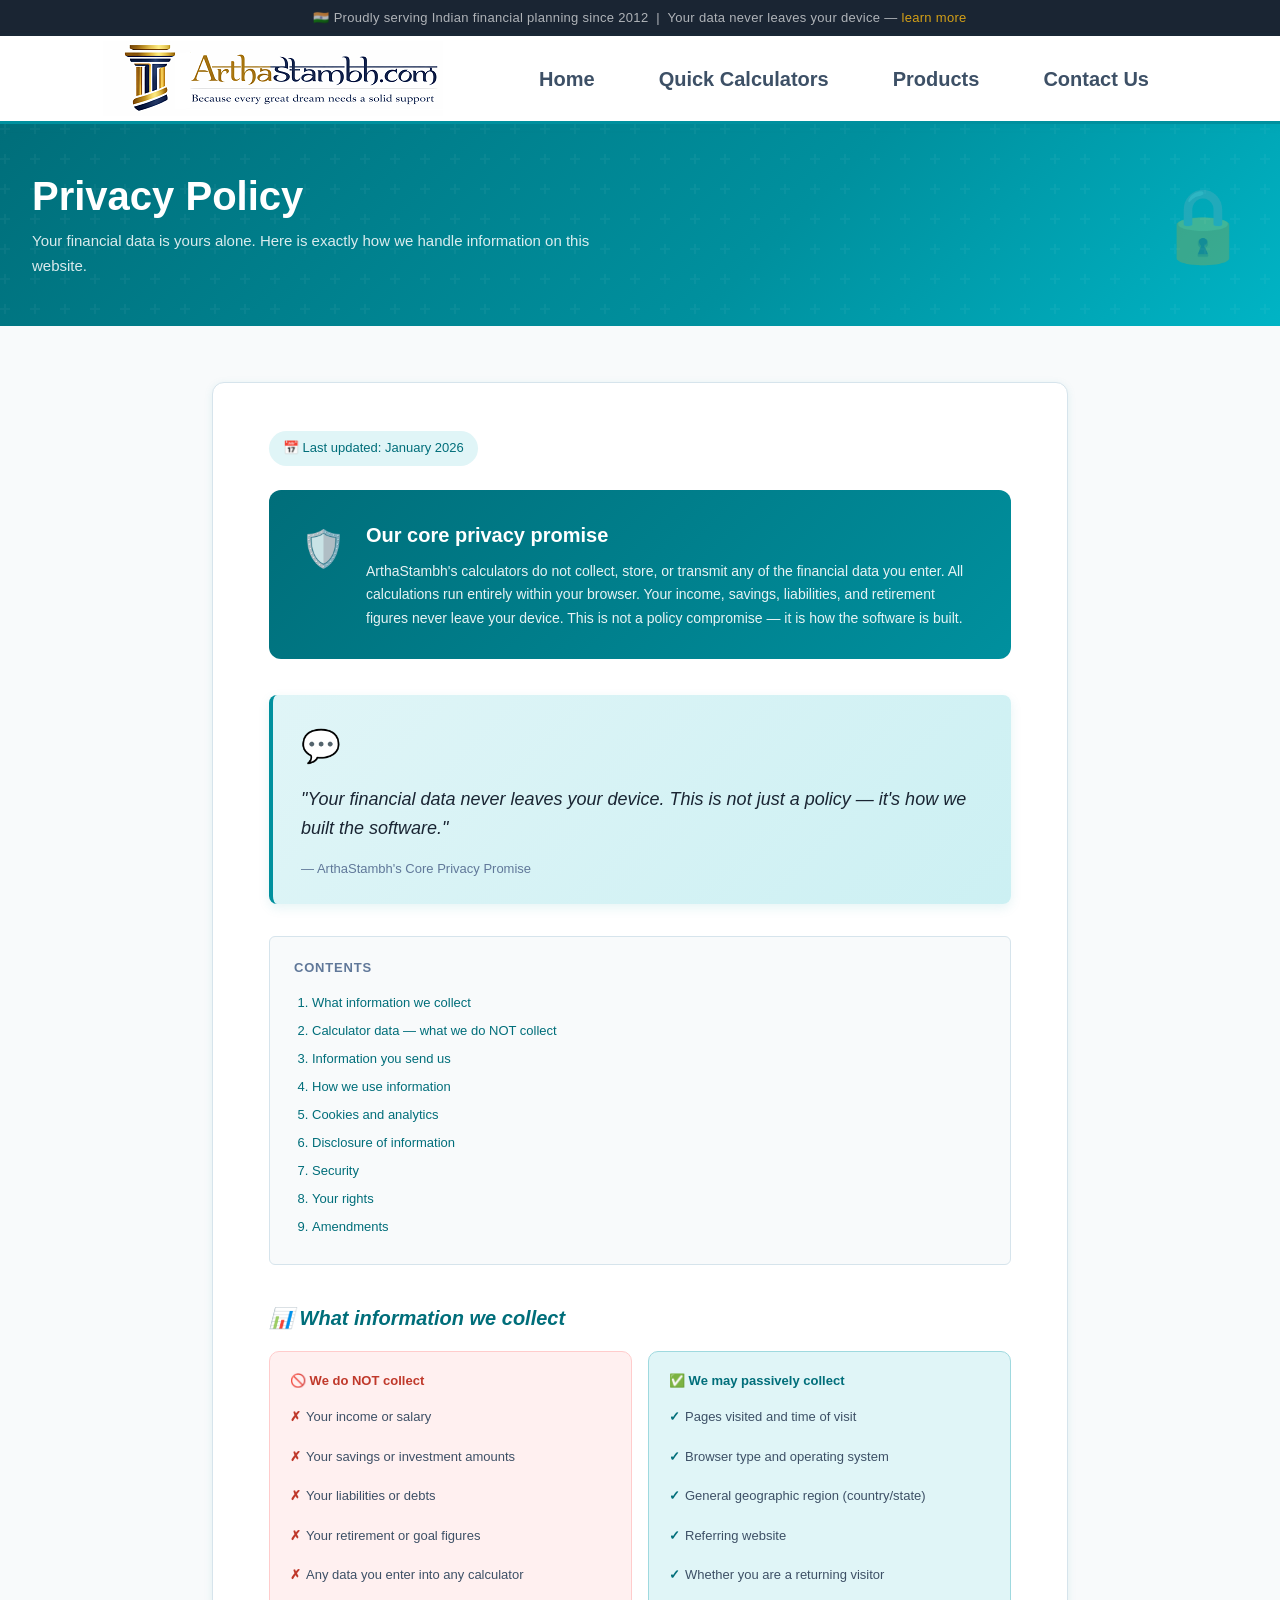
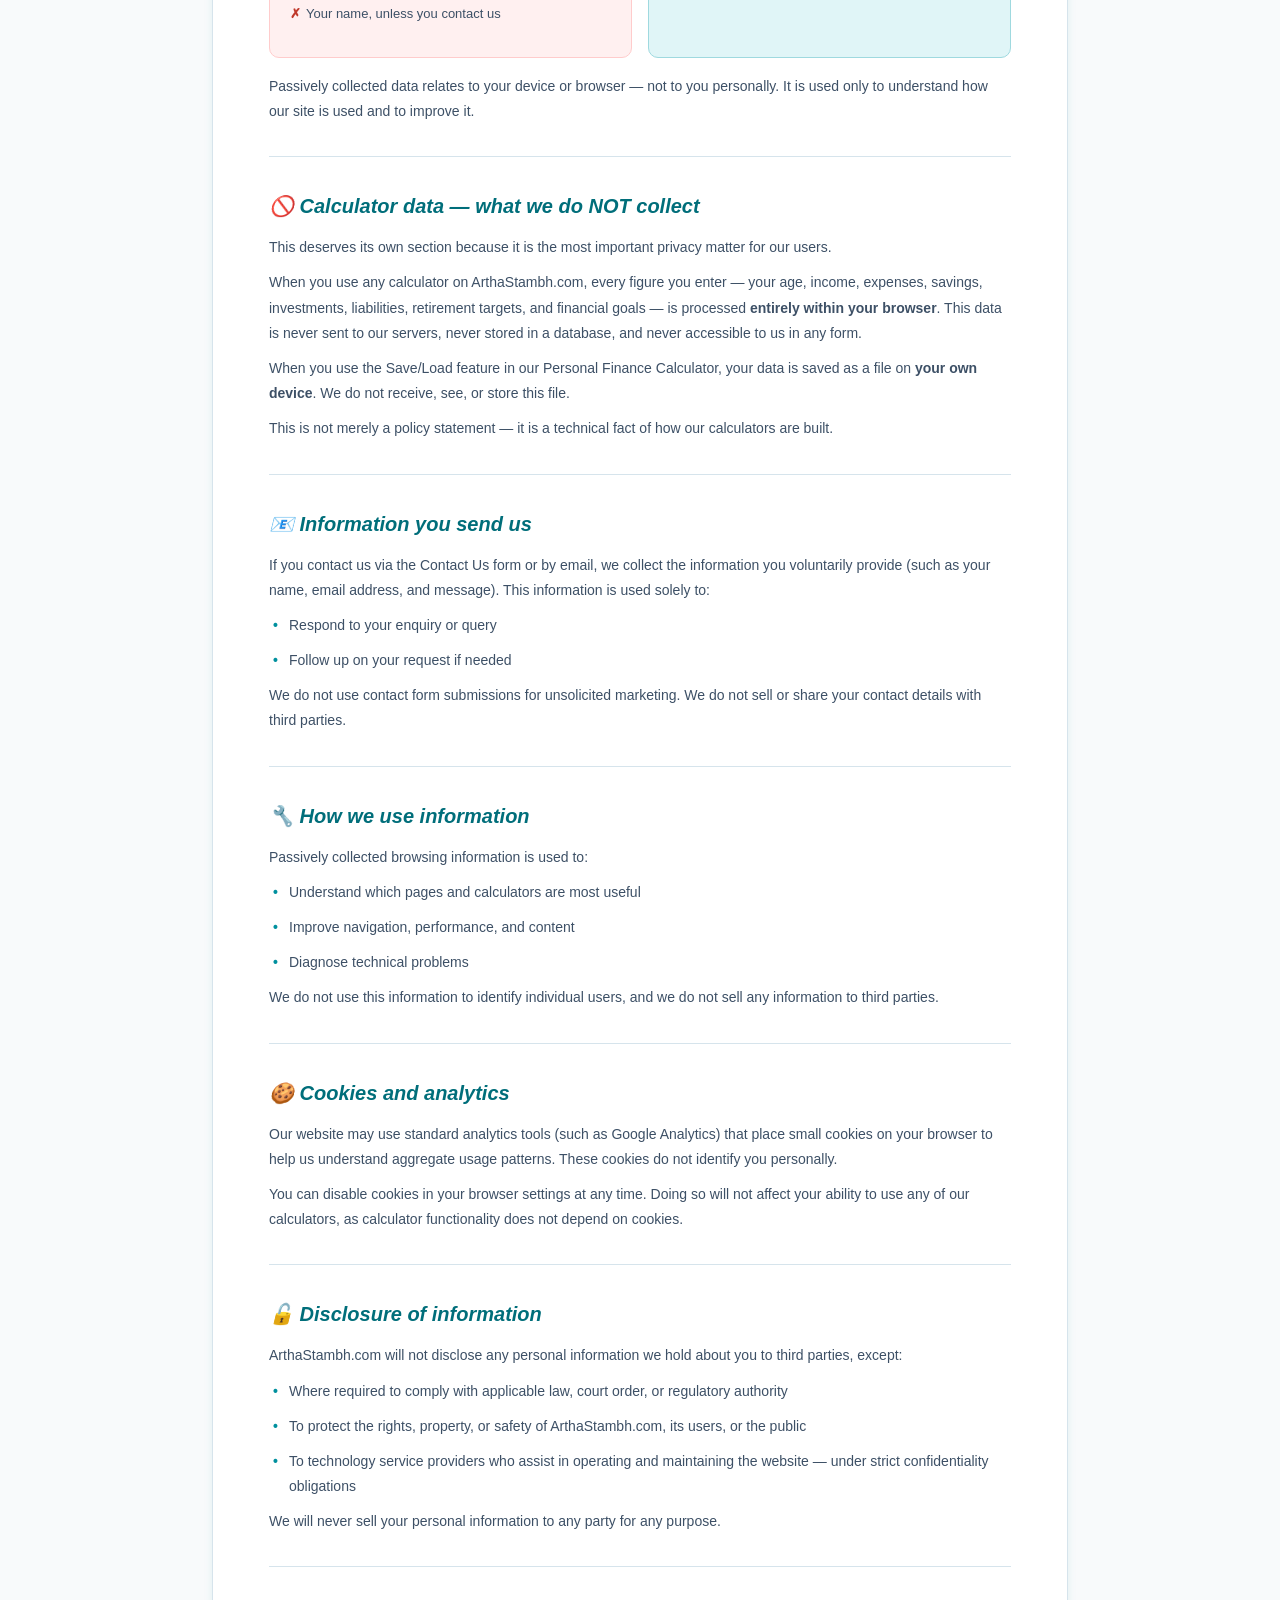
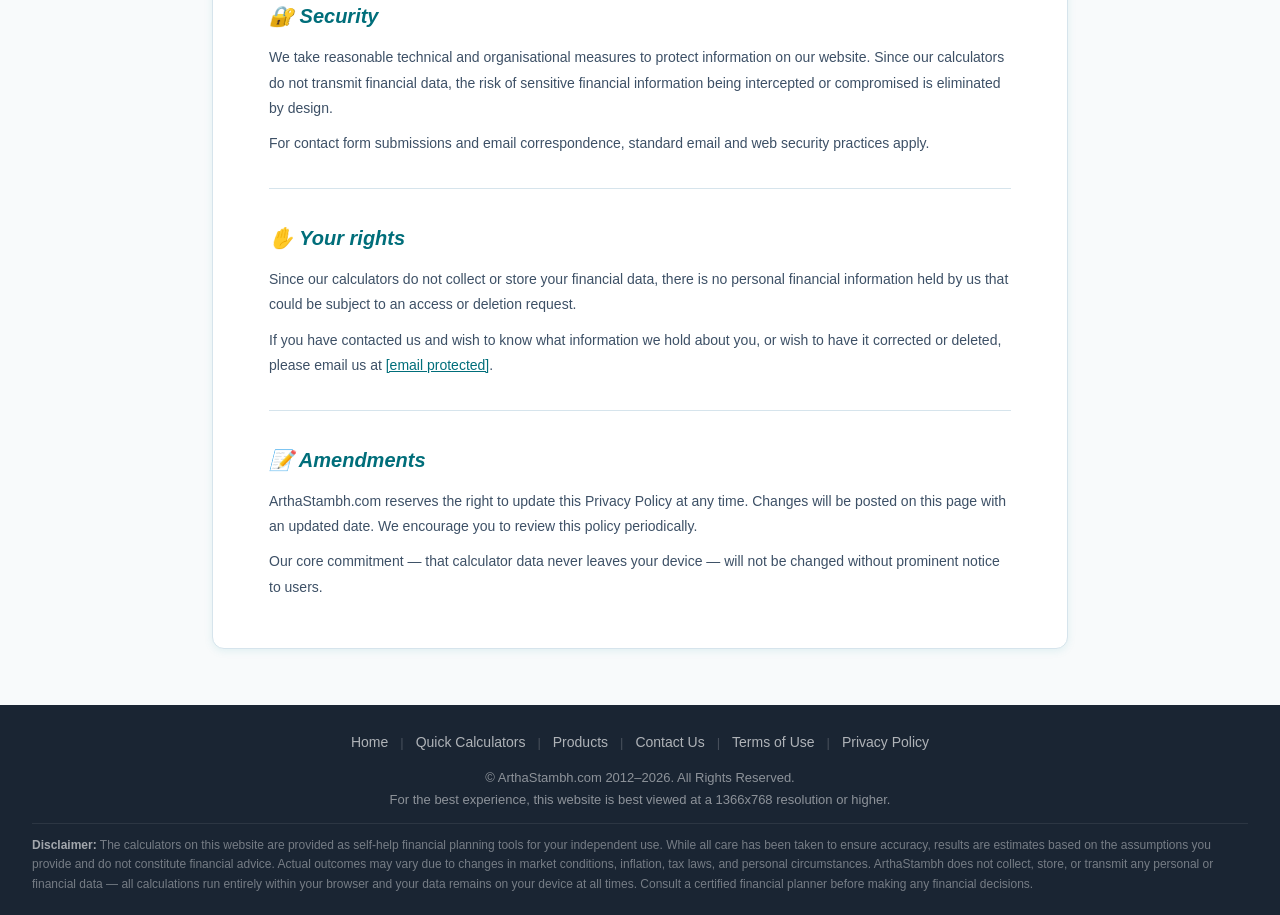
<file: privacy.html>
<!DOCTYPE html>
<html lang="en">
<head>
<!-- Google tag (gtag.js) -->
<script async src="https://www.googletagmanager.com/gtag/js?id=G-GFXVPNLB74"></script>
<script>
  window.dataLayer = window.dataLayer || [];
  function gtag(){dataLayer.push(arguments);}
  gtag('js', new Date());

  gtag('config', 'G-GFXVPNLB74');
</script>
    <meta charset="UTF-8">
    <meta name="viewport" content="width=device-width, initial-scale=1.0">
    <title>Privacy Policy – ArthaStambh.com</title>
    <link rel="icon" href="images/favicon.ico" type="image/x-icon">
    <meta name="description" content="ArthaStambh.com Privacy Policy — we do not collect or store your financial data. Your privacy is our founding principle.">
    <link rel="stylesheet" href="site.css">
    <style>
        .legal-wrap { max-width: 860px; margin: 0 auto; }
        .legal-card {
            background: var(--white);
            border: 1px solid var(--border);
            border-radius: var(--radius-lg);
            padding: 48px 56px;
            box-shadow: var(--shadow-sm);
        }
        .legal-updated {
            display: inline-flex;
            align-items: center;
            gap: 8px;
            background: var(--teal-light);
            color: var(--teal-dark);
            font-size: 13px;
            font-weight: 500;
            padding: 6px 14px;
            border-radius: 999px;
            margin-bottom: 24px;
        }

        /* Privacy promise highlight box */
        .privacy-promise {
            background: linear-gradient(135deg, #006E7A 0%, #00909E 100%);
            color: var(--white);
            border-radius: var(--radius-lg);
            padding: 28px 32px;
            margin-bottom: 36px;
            display: flex;
            gap: 20px;
            align-items: flex-start;
        }
        .privacy-promise .pp-icon { font-size: 36px; flex-shrink: 0; }
        .privacy-promise h3 { font-family: Calibri, 'Gill Sans MT', sans-serif; font-size: 20px; margin-bottom: 8px; }
        .privacy-promise p { font-size: 14px; color: rgba(255,255,255,.9); line-height: 1.7; margin: 0; }

        .legal-toc {
            background: var(--surface);
            border: 1px solid var(--border);
            border-radius: var(--radius-sm);
            padding: 20px 24px;
            margin-bottom: 36px;
        }
        .legal-toc h4 { font-size: 13px; font-weight: 600; text-transform: uppercase; letter-spacing: .8px; color: var(--ink-soft); margin-bottom: 12px; }
        .legal-toc ol { padding-left: 18px; }
        .legal-toc ol li { font-size: 13px; color: var(--teal-dark); margin-bottom: 6px; }
        .legal-toc ol li a { color: var(--teal-dark); text-decoration: none; }
        .legal-toc ol li a:hover { text-decoration: underline; }

        .legal-section { margin-bottom: 32px; padding-bottom: 32px; border-bottom: 1px solid var(--border); }
        .legal-section:last-child { border-bottom: none; margin-bottom: 0; padding-bottom: 0; }
        .legal-section h2 { font-family: Calibri, 'Gill Sans MT', sans-serif; font-style: italic; font-size: 20px; color: var(--teal-dark); margin-bottom: 12px; }
        .legal-section p, .legal-section li { font-size: 14px; color: var(--ink-mid); line-height: 1.8; margin-bottom: 10px; }
        .legal-section ul { list-style: none; padding: 0; margin: 10px 0; }
        .legal-section ul li { padding-left: 20px; position: relative; }
        .legal-section ul li::before { content: '•'; color: var(--teal); position: absolute; left: 4px; font-weight: 700; }
        .legal-section p:last-child { margin-bottom: 0; }

        /* What we DO vs DON'T collect */
        .collect-grid { display: grid; grid-template-columns: 1fr 1fr; gap: 16px; margin: 16px 0; }
        .collect-box { border-radius: 10px; padding: 18px 20px; }
        .collect-box.no { background: #FFF0F0; border: 1px solid #FFCCCC; }
        .collect-box.yes { background: var(--teal-light); border: 1px solid #9FD9DF; }
        .collect-box h4 { font-size: 13px; font-weight: 700; margin-bottom: 10px; display: flex; align-items: center; gap: 6px; }
        .collect-box.no h4 { color: #C0392B; }
        .collect-box.yes h4 { color: var(--teal-dark); }
        .collect-box ul { list-style: none; padding: 0; margin: 0; }
        .collect-box ul li { font-size: 13px; color: var(--ink-mid); padding: 3px 0; padding-left: 16px; position: relative; }
        .collect-box ul li::before { position: absolute; left: 0; }
        .collect-box.no ul li::before { content: '✗'; color: #C0392B; }
        .collect-box.yes ul li::before { content: '✓'; color: var(--teal-dark); }

        @media(max-width:640px){
            .legal-card { padding: 28px 24px; }
            .collect-grid { grid-template-columns: 1fr; }
            .privacy-promise { flex-direction: column; gap: 12px; }
        }

        /* Pull Quote Box */
        .privacy-quote-box{background:linear-gradient(135deg,#E0F5F7,#CCF0F3);border-left:4px solid #00909E;border-radius:8px;padding:24px 28px;margin-bottom:32px;box-shadow:0 4px 12px rgba(0,144,158,0.1)}
        .quote-icon{font-size:32px;margin-bottom:12px}
        .privacy-quote-box blockquote{font-family:Calibri,'Gill Sans MT',sans-serif;font-size:18px;font-style:italic;color:#1A2533;line-height:1.6;margin:0 0 12px 0;font-weight:500}
        .privacy-quote-box cite{font-size:13px;color:#607899;font-style:normal;font-weight:500}

        
        /* ═══════════════════════════════════════ */
        /* MOBILE RESPONSIVE                       */
        /* ═══════════════════════════════════════ */
        
        @media(max-width:768px){
            .legal-wrap{padding:0 16px}
            .legal-card{padding:24px 20px}
            
            .legal-section h2{font-size:18px}
            .legal-section p,.legal-section li{font-size:13px}
            
            .legal-toc{padding:16px 20px}
            .legal-toc ol{columns:1;gap:0}
            
            .legal-updated{font-size:12px;padding:5px 12px}
            
            /* Privacy specific */
            .privacy-promise{
                flex-direction:column;
                padding:20px 20px;
                gap:12px;
            }
            .privacy-promise .pp-icon{font-size:28px}
            .privacy-promise h3{font-size:18px}
            .privacy-promise p{font-size:13px}
            
            .collect-grid{grid-template-columns:1fr}
            .collect-box{padding:16px}
            
            /* Privacy quote box */
            .privacy-quote-box{padding:20px 20px}
            .privacy-quote-box blockquote{font-size:16px}
        }
        
        @media(max-width:480px){
            .legal-card{padding:20px 16px}
            .legal-section h2{font-size:16px}
            .page-banner h1{font-size:24px}
        }
    </style>

<script async src="https://pagead2.googlesyndication.com/pagead/js/adsbygoogle.js?client=ca-pub-2303770276201584" crossorigin="anonymous"></script>

</head>
<body>
<div id="header-placeholder"></div>

<div class="page-banner">
    <div class="page-banner-inner">
        <div>
            <h1>Privacy Policy</h1>
            <p>Your financial data is yours alone. Here is exactly how we handle information on this website.</p>
        </div>
        <div class="banner-icon">🔒</div>
    </div>
</div>

<div id="page-body-wrap" class="page-body-wrap">
<div class="ad-col-left">
    <div class="ad-slot">
        <script>
          if (typeof atAsyncOptions !== 'object') var atAsyncOptions = [];
          atAsyncOptions.push({
            key: 'add9795dda13cd521a60e91fce82d442',
            format: 'js',
            async: true,
            container: 'atContainer-add9795dda13cd521a60e91fce82d442',
            params: {},
          });
          var script = document.createElement('script');
          script.type = 'text/javascript';
          script.async = true;
          script.src = 'https://www.highperformanceformat.com/add9795dda13cd521a60e91fce82d442/invoke.js';
          document.getElementsByTagName('head')[0].appendChild(script);
        </script>
        <div id="atContainer-add9795dda13cd521a60e91fce82d442"></div>
    </div>
</div>

<main class="page-content">
    <div class="legal-wrap">
        <div class="legal-card">
            <div class="legal-updated">📅 Last updated: January 2026</div>

            <!-- THE PROMISE -->
            <div class="privacy-promise">
                <div class="pp-icon">🛡️</div>
                <div>
                    <h3>Our core privacy promise</h3>
                    <p>ArthaStambh's calculators do not collect, store, or transmit any of the financial data you enter. All calculations run entirely within your browser. Your income, savings, liabilities, and retirement figures never leave your device. This is not a policy compromise — it is how the software is built.</p>
                </div>
            </div>

            
            <div class="privacy-quote-box">
                <div class="quote-icon">💬</div>
                <blockquote>
                    "Your financial data never leaves your device. This is not just a policy — it's how we built the software."
                </blockquote>
                <cite>— ArthaStambh's Core Privacy Promise</cite>
            </div>


            <div class="legal-toc">
                <h4>Contents</h4>
                <ol>
                    <li><a href="#what-we-collect">What information we collect</a></li>
                    <li><a href="#calculator-data">Calculator data — what we do NOT collect</a></li>
                    <li><a href="#contact-data">Information you send us</a></li>
                    <li><a href="#how-we-use">How we use information</a></li>
                    <li><a href="#cookies">Cookies and analytics</a></li>
                    <li><a href="#disclosure">Disclosure of information</a></li>
                    <li><a href="#security">Security</a></li>
                    <li><a href="#your-rights">Your rights</a></li>
                    <li><a href="#amendments">Amendments</a></li>
                </ol>
            </div>

            <div class="legal-section" id="what-we-collect">
                <h2>📊 What information we collect</h2>

                <div class="collect-grid">
                    <div class="collect-box no">
                        <h4>🚫 We do NOT collect</h4>
                        <ul>
                            <li>Your income or salary</li>
                            <li>Your savings or investment amounts</li>
                            <li>Your liabilities or debts</li>
                            <li>Your retirement or goal figures</li>
                            <li>Any data you enter into any calculator</li>
                            <li>Your name, unless you contact us</li>
                        </ul>
                    </div>
                    <div class="collect-box yes">
                        <h4>✅ We may passively collect</h4>
                        <ul>
                            <li>Pages visited and time of visit</li>
                            <li>Browser type and operating system</li>
                            <li>General geographic region (country/state)</li>
                            <li>Referring website</li>
                            <li>Whether you are a returning visitor</li>
                        </ul>
                    </div>
                </div>
                <p>Passively collected data relates to your device or browser — not to you personally. It is used only to understand how our site is used and to improve it.</p>
            </div>

            <div class="legal-section" id="calculator-data">
                <h2>🚫 Calculator data — what we do NOT collect</h2>
                <p>This deserves its own section because it is the most important privacy matter for our users.</p>
                <p>When you use any calculator on ArthaStambh.com, every figure you enter — your age, income, expenses, savings, investments, liabilities, retirement targets, and financial goals — is processed <strong>entirely within your browser</strong>. This data is never sent to our servers, never stored in a database, and never accessible to us in any form.</p>
                <p>When you use the Save/Load feature in our Personal Finance Calculator, your data is saved as a file on <strong>your own device</strong>. We do not receive, see, or store this file.</p>
                <p>This is not merely a policy statement — it is a technical fact of how our calculators are built.</p>
            </div>

            <div class="legal-section" id="contact-data">
                <h2>📧 Information you send us</h2>
                <p>If you contact us via the Contact Us form or by email, we collect the information you voluntarily provide (such as your name, email address, and message). This information is used solely to:</p>
                <ul>
                    <li>Respond to your enquiry or query</li>
                    <li>Follow up on your request if needed</li>
                </ul>
                <p>We do not use contact form submissions for unsolicited marketing. We do not sell or share your contact details with third parties.</p>
            </div>

            <div class="legal-section" id="how-we-use">
                <h2>🔧 How we use information</h2>
                <p>Passively collected browsing information is used to:</p>
                <ul>
                    <li>Understand which pages and calculators are most useful</li>
                    <li>Improve navigation, performance, and content</li>
                    <li>Diagnose technical problems</li>
                </ul>
                <p>We do not use this information to identify individual users, and we do not sell any information to third parties.</p>
            </div>

            <div class="legal-section" id="cookies">
                <h2>🍪 Cookies and analytics</h2>
                <p>Our website may use standard analytics tools (such as Google Analytics) that place small cookies on your browser to help us understand aggregate usage patterns. These cookies do not identify you personally.</p>
                <p>You can disable cookies in your browser settings at any time. Doing so will not affect your ability to use any of our calculators, as calculator functionality does not depend on cookies.</p>
            </div>

            <div class="legal-section" id="disclosure">
                <h2>🔓 Disclosure of information</h2>
                <p>ArthaStambh.com will not disclose any personal information we hold about you to third parties, except:</p>
                <ul>
                    <li>Where required to comply with applicable law, court order, or regulatory authority</li>
                    <li>To protect the rights, property, or safety of ArthaStambh.com, its users, or the public</li>
                    <li>To technology service providers who assist in operating and maintaining the website — under strict confidentiality obligations</li>
                </ul>
                <p>We will never sell your personal information to any party for any purpose.</p>
            </div>

            <div class="legal-section" id="security">
                <h2>🔐 Security</h2>
                <p>We take reasonable technical and organisational measures to protect information on our website. Since our calculators do not transmit financial data, the risk of sensitive financial information being intercepted or compromised is eliminated by design.</p>
                <p>For contact form submissions and email correspondence, standard email and web security practices apply.</p>
            </div>

            <div class="legal-section" id="your-rights">
                <h2>✋ Your rights</h2>
                <p>Since our calculators do not collect or store your financial data, there is no personal financial information held by us that could be subject to an access or deletion request.</p>
                <p>If you have contacted us and wish to know what information we hold about you, or wish to have it corrected or deleted, please email us at <a href="/cdn-cgi/l/email-protection#97fef9f1f8d7faf8f9f2eef6f6f3fff6f6e5b9f4f8fa" style="color:var(--teal-dark);font-weight:500"><span class="__cf_email__" data-cfemail="c3aaada5ac83aeacada6baa2a2a7aba2a2b1eda0acae">[email&#160;protected]</span></a>.</p>
            </div>

            <div class="legal-section" id="amendments">
                <h2>📝 Amendments</h2>
                <p>ArthaStambh.com reserves the right to update this Privacy Policy at any time. Changes will be posted on this page with an updated date. We encourage you to review this policy periodically.</p>
                <p>Our core commitment — that calculator data never leaves your device — will not be changed without prominent notice to users.</p>
            </div>

        </div>
    </div>
</main>

<div class="ad-col-right">
    <div class="ad-slot">
        <script>
          atOptions = {
            'key' : '3bb2f4d70a20f00dedd1ed3d9c8895b1',
            'format' : 'iframe',
            'height' : 600,
            'width' : 160,
            'params' : {}
          };
        </script>
        <script async src="https://www.highperformanceformat.com/3bb2f4d70a20f00dedd1ed3d9c8895b1/invoke.js"></script>
    </div>
</div>

</div>
<div id="footer-placeholder"></div>
<script src="site.js"></script>
</body>
</html>
</file>
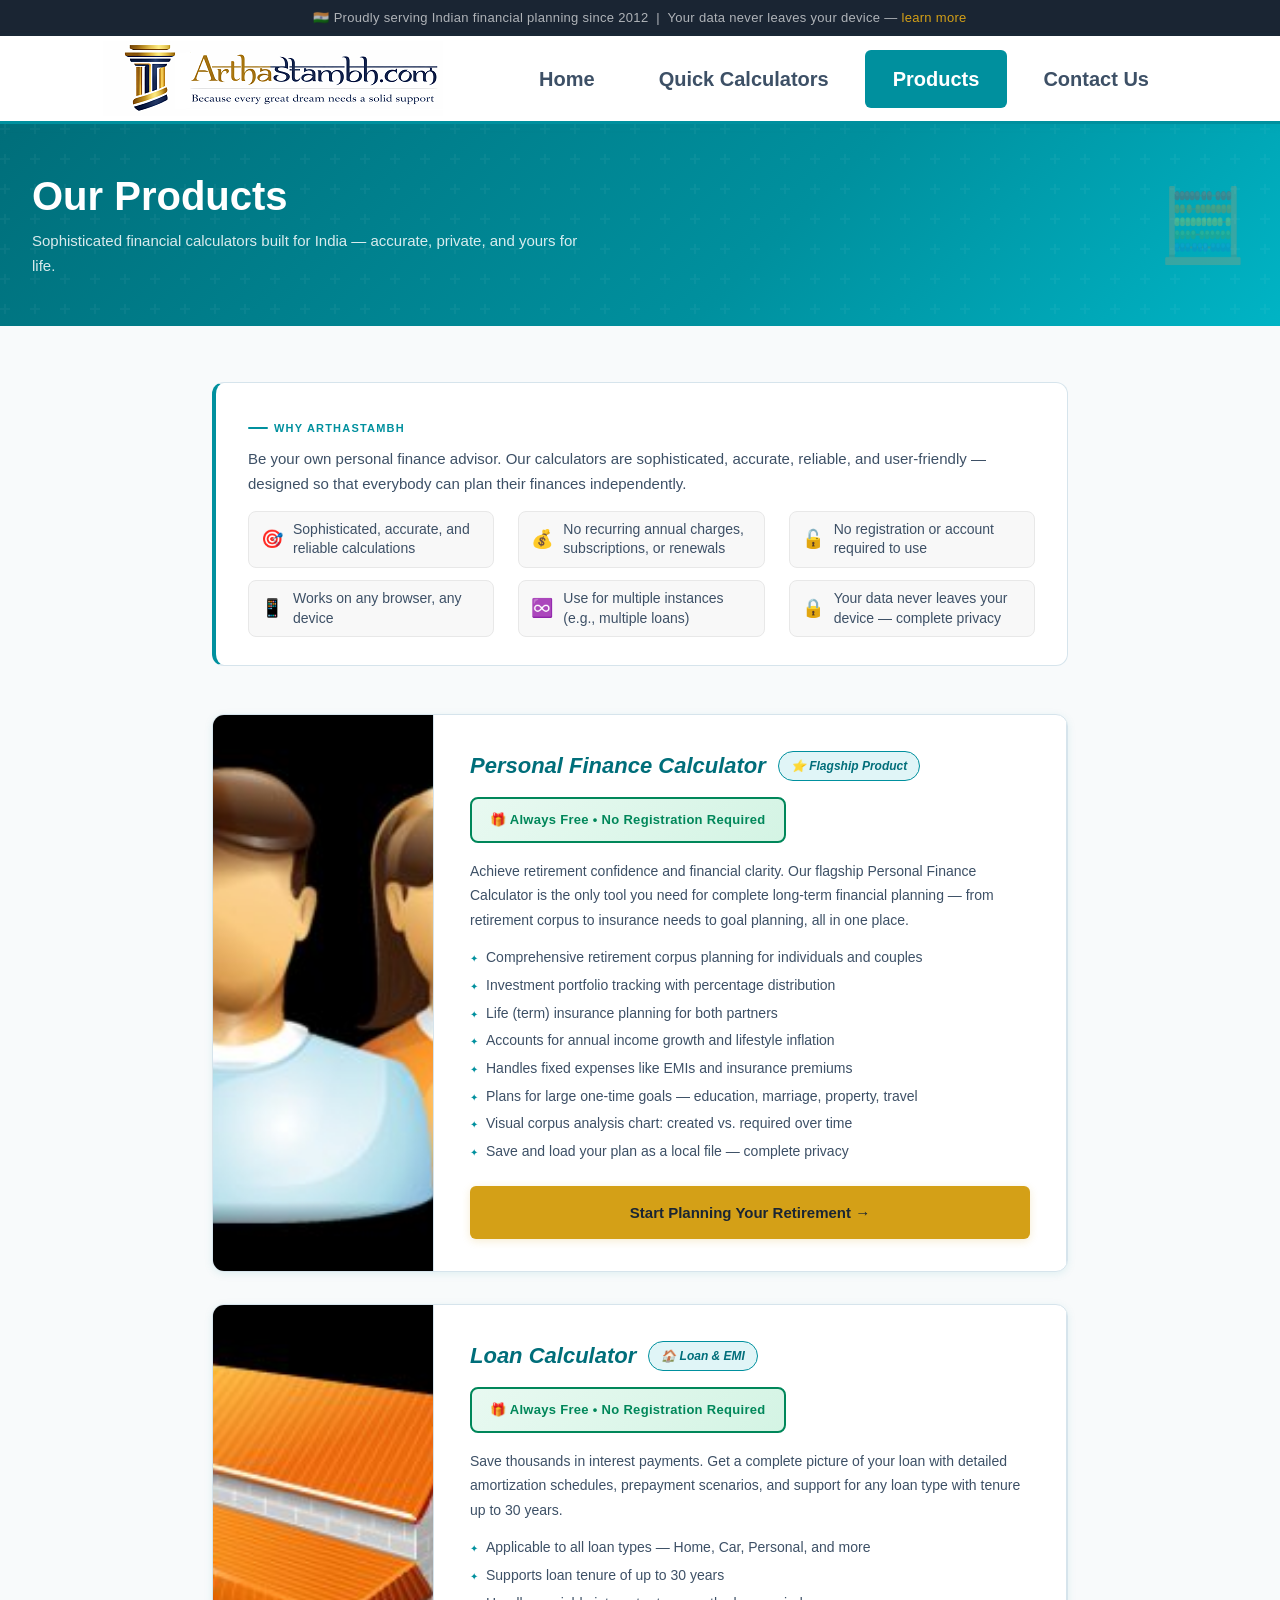
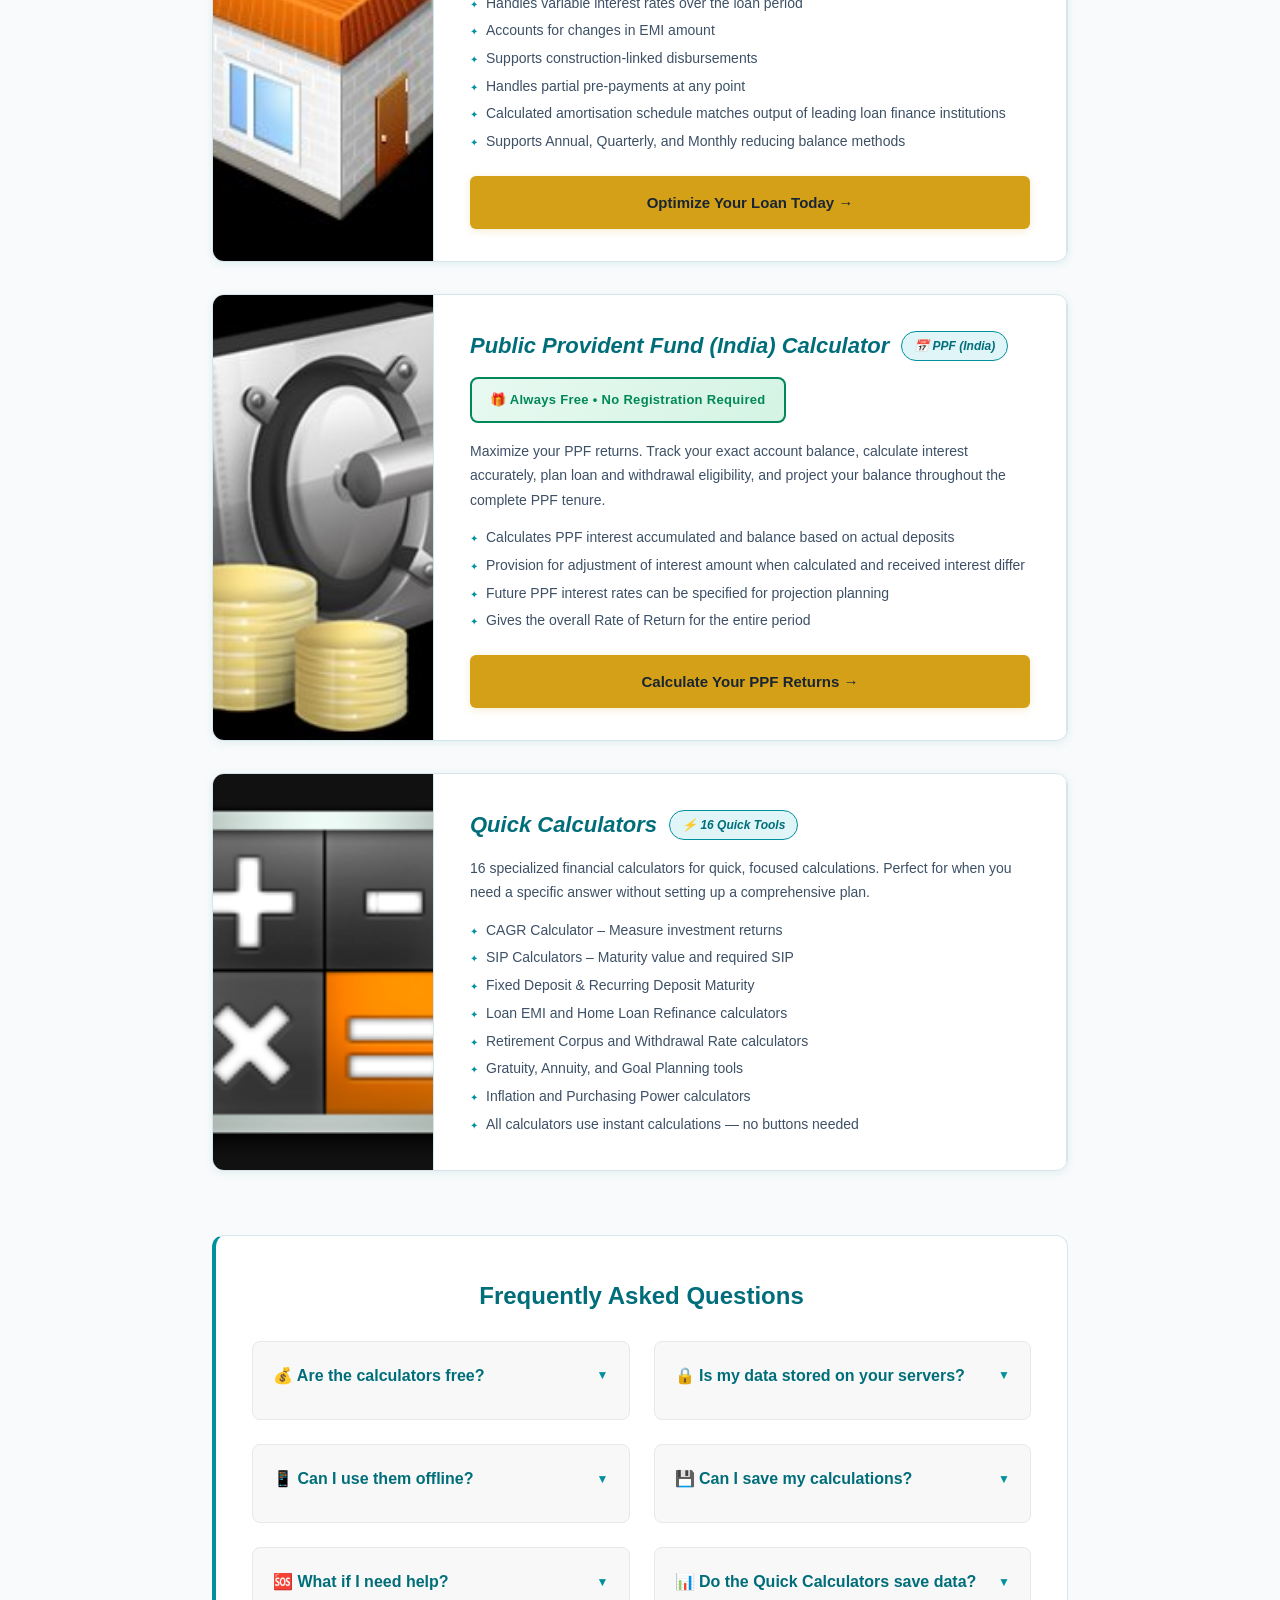
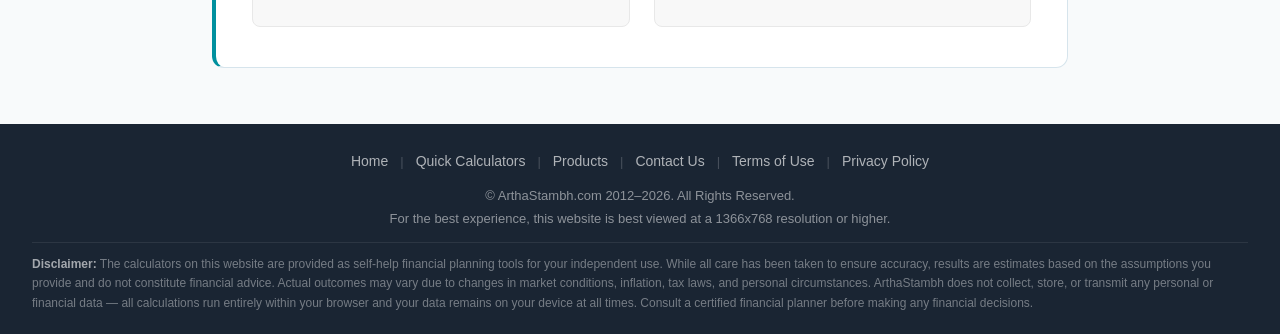
<file: products.html>
<!DOCTYPE html>
<html lang="en">
<head>
<!-- Google tag (gtag.js) -->
<script async src="https://www.googletagmanager.com/gtag/js?id=G-GFXVPNLB74"></script>
<script>
  window.dataLayer = window.dataLayer || [];
  function gtag(){dataLayer.push(arguments);}
  gtag('js', new Date());

  gtag('config', 'G-GFXVPNLB74');
</script>
    <meta charset="UTF-8">
    <meta name="viewport" content="width=device-width, initial-scale=1.0">
    <title>Products – ArthaStambh.com</title>
    <link rel="icon" href="images/favicon.ico" type="image/x-icon">
    <meta name="description" content="ArthaStambh financial calculators — Personal Finance Calculator, Loan Calculator, PPF Calculator. Sophisticated tools for Indian financial planning.">
    <meta name="keywords" content="financial calculator India, personal finance calculator, retirement planning calculator India, loan calculator India, EMI calculator, PPF calculator India, public provident fund calculator, home loan calculator, car loan calculator, term insurance calculator, investment calculator India, retirement corpus calculator, financial planning tools India, wealth management calculator, portfolio calculator, ArthaStambh, financial independence calculator, FIRE calculator India, sophisticated financial calculators, Indian financial planning, retirement planner India, loan EMI calculator India, PPF interest calculator, goal planning calculator India, free financial calculators India">
    <meta name="robots" content="index, follow">
    <link rel="canonical" href="https://www.arthastambh.com/products" />
    <meta name="author" content="ArthaStambh">
    <meta property="og:title" content="Products – Financial Calculators for India | ArthaStambh">
    <meta property="og:description" content="Sophisticated financial calculators for retirement planning, loans, and PPF. Designed for Indian investors.">
    <meta property="og:type" content="website">
    <meta property="og:url" content="https://www.arthastambh.com/products">
    <meta name="twitter:card" content="summary_large_image">
    <meta name="twitter:title" content="Financial Calculators for India – ArthaStambh Products">
    <meta name="twitter:description" content="Personal Finance, Loan, and PPF calculators. No subscriptions, complete privacy, yours for life.">
    <link rel="stylesheet" href="site.css">
    <style>
        .products-intro {
            background: var(--white);
            border: 1px solid var(--border);
            border-radius: var(--radius-lg);
            padding: 28px 32px;
            margin-bottom: 48px;
            border-left: 4px solid var(--teal);
        }
        .products-intro ul {
            list-style: none;
            display: grid;
            grid-template-columns: 1fr 1fr 1fr;
            gap: 12px 24px;
            margin-top: 14px;
        }
        .products-intro ul li {
            font-size: 14px;
            color: var(--ink-mid);
            padding: 8px 12px;
            display: flex;
            align-items: center;
            gap: 10px;
            background: #f8f8f8;
            border-radius: 8px;
            border: 1px solid #e8e8e8;
            transition: all 0.2s;
        }
        .products-intro ul li:hover {
            background: #f0f7f7;
            border-color: var(--teal-light);
            transform: translateY(-1px);
        }
        .products-intro ul li .bullet-icon {
            font-size: 18px;
            flex-shrink: 0;
        }
        .products-intro ul li span:last-child {
            line-height: 1.4;
        }

        /* ── FAQ SECTION ──────────────────────────────── */
        .faq-section {
            background: var(--white);
            border: 1px solid var(--border);
            border-radius: var(--radius-lg);
            padding: 40px 36px;
            border-left: 4px solid var(--teal);
        }
        .faq-grid {
            display: grid;
            grid-template-columns: 1fr 1fr;
            gap: 24px;
        }
        .faq-item {
            background: #f8f8f8;
            border: 1px solid #e8e8e8;
            border-radius: 8px;
            padding: 20px;
            transition: all 0.2s;
        }
        .faq-item:hover {
            background: #f0f7f7;
            border-color: var(--teal-light);
            transform: translateY(-2px);
            box-shadow: 0 4px 8px rgba(0,0,0,0.05);
        }
        .faq-item h3 {
            font-size: 16px;
            color: var(--teal-dark);
            margin-bottom: 10px;
            font-weight: 600;
            cursor: pointer;
            user-select: none;
            display: flex;
            justify-content: space-between;
            align-items: center;
        }
        .faq-toggle {
            font-size: 12px;
            transition: transform 0.3s;
            color: var(--teal);
        }
        .faq-item.active .faq-toggle {
            transform: rotate(180deg);
        }
        .faq-answer {
            max-height: 0;
            overflow: hidden;
            transition: max-height 0.3s ease-out;
        }
        .faq-item.active .faq-answer {
            max-height: 200px;
        }
        .faq-answer p {
            font-size: 14px;
            color: var(--ink-mid);
            line-height: 1.6;
            margin: 10px 0 0 0;
        }
        @media (max-width: 900px) {
            .faq-grid {
                grid-template-columns: 1fr;
            }
        }
        @media (max-width: 900px) {
            .products-intro ul {
                grid-template-columns: 1fr;
            }
        }

        /* ── PRODUCT CARD ──────────────────────────────── */
        .product-card {
            background: var(--white);
            border: 1px solid var(--border);
            border-radius: var(--radius-lg);
            overflow: hidden;
            margin-bottom: 32px;
            box-shadow: var(--shadow-sm);
            transition: box-shadow .2s, transform .2s;
        }
        .product-card:hover { box-shadow: var(--shadow-md); transform: translateY(-2px); }
        .product-card-inner {
            display: grid;
            grid-template-columns: 220px 1fr;
            min-height: 200px;
        }
        .pc-visual {
            background: #111;
            display: flex;
            align-items: center;
            justify-content: center;
            overflow: hidden;
            min-height: 200px;
        }
        .pc-visual img {
            width: 100%;
            height: 100%;
            object-fit: cover;
            display: block;
        }
        .pc-body {
            padding: 32px 36px;
            border-left: 1px solid var(--border);
            border-right: 1px solid var(--border);
        }
        .pc-body h2 {
            font-family: Calibri, 'Gill Sans MT', sans-serif;
            font-size: 22px;
            font-style: italic;
            margin-bottom: 12px;
        }
        .pc-body h2 a {
            color: var(--teal-dark);
            text-decoration: none;
            display: inline-flex;
            align-items: center;
            gap: 12px;
            transition: color 0.2s;
        }
        .pc-body h2 a:hover {
            color: var(--teal);
        }
        .pc-body p {
            font-size: 14px;
            color: var(--ink-mid);
            line-height: 1.75;
            margin-bottom: 12px;
        }
        .pc-body ul {
            list-style: none;
            margin-bottom: 0;
        }
        .pc-body ul li {
            font-size: 14px;
            color: var(--ink-mid);
            padding: 3px 0;
            display: flex;
            align-items: flex-start;
            gap: 8px;
            line-height: 1.55;
        }
        .pc-body ul li::before {
            content: '✦';
            color: var(--teal);
            font-size: 10px;
            margin-top: 4px;
            flex-shrink: 0;
        }
        .pc-action {
            padding: 32px 28px;
            display: flex;
            flex-direction: column;
            align-items: center;
            justify-content: center;
            gap: 16px;
            background: var(--surface);
        }
        .pc-action a.btn-teal {
            width: 100%;
            justify-content: center;
            font-size: 15px;
            padding: 14px 20px;
        }
        .pc-action a.btn-outline {
            width: 100%;
            justify-content: center;
            font-size: 13px;
        }
        .pc-badge {
            display: inline-flex;
            align-items: center;
            gap: 6px;
            background: var(--teal-light);
            color: var(--teal-dark);
            font-size: 12px;
            font-weight: 600;
            padding: 4px 12px;
            border-radius: 999px;
            border: 1px solid var(--teal);
        }

        /* ── FAQ SECTION ──────────────────────────────── */
        .faq-section {
            background: var(--white);
            border: 1px solid var(--border);
            border-radius: var(--radius-lg);
            padding: 40px 36px;
            border-left: 4px solid var(--teal);
        }
        .faq-grid {
            display: grid;
            grid-template-columns: 1fr 1fr;
            gap: 24px;
        }
        .faq-item {
            background: #f8f8f8;
            border: 1px solid #e8e8e8;
            border-radius: 8px;
            padding: 20px;
            transition: all 0.2s;
        }
        .faq-item:hover {
            background: #f0f7f7;
            border-color: var(--teal-light);
            transform: translateY(-2px);
            box-shadow: 0 4px 8px rgba(0,0,0,0.05);
        }
        .faq-item h3 {
            font-size: 16px;
            color: var(--teal-dark);
            margin-bottom: 10px;
            font-weight: 600;
            cursor: pointer;
            user-select: none;
            display: flex;
            justify-content: space-between;
            align-items: center;
        }
        .faq-toggle {
            font-size: 12px;
            transition: transform 0.3s;
            color: var(--teal);
        }
        .faq-item.active .faq-toggle {
            transform: rotate(180deg);
        }
        .faq-answer {
            max-height: 0;
            overflow: hidden;
            transition: max-height 0.3s ease-out;
        }
        .faq-item.active .faq-answer {
            max-height: 200px;
        }
        .faq-answer p {
            font-size: 14px;
            color: var(--ink-mid);
            line-height: 1.6;
            margin: 10px 0 0 0;
        }
        @media (max-width: 900px) {
            .faq-grid {
                grid-template-columns: 1fr;
            }
        }
        @media (max-width: 900px) {
            .product-card-inner { grid-template-columns: 1fr; }
            .pc-visual { min-height: 120px; }
            .pc-body { border: none; border-top: 1px solid var(--border); border-bottom: 1px solid var(--border); }
        }

        /* Pricing Badge */
        .pricing-badge{display:inline-block;background:linear-gradient(135deg,#E8F9F1,#D4F4E4);border:2px solid #00875A;color:#00875A;font-weight:600;font-size:13px;padding:10px 18px;border-radius:8px;margin-bottom:16px;letter-spacing:0.3px}
        
        /* Product CTA Button */
        .product-cta-btn{display:inline-block;width:100%;text-align:center;background:#D4A017;color:#1A2533;font-weight:600;font-size:15px;padding:14px 28px;border-radius:6px;text-decoration:none;margin-top:20px;transition:all .2s;box-shadow:0 2px 8px rgba(212,160,23,.2)}
        .product-cta-btn:hover{background:#E6B020;transform:translateY(-2px);box-shadow:0 4px 16px rgba(212,160,23,.3)}
        
        /* Product Title Link Styling */
        .product-title-link{color:#006E7A;text-decoration:none;transition:color .2s}
        .product-title-link:hover{color:#00909E}
        
        @media(max-width:900px){
            .product-card-inner{grid-template-columns:1fr}
            .pc-visual{min-height:180px}
        }

        /* ═══════════════════════════════════════ */
        /* MOBILE RESPONSIVE                       */
        /* ═══════════════════════════════════════ */
        
        @media(max-width:900px){
            /* Product cards stack on mobile */
            .product-card-inner{grid-template-columns:1fr}
            .pc-visual{min-height:200px;max-height:200px}
            .pc-body{padding:28px 24px}
            
            /* Products intro */
            .products-intro{padding:24px 20px}
            .products-intro ul{grid-template-columns:1fr;gap:10px}
            
            /* FAQ grid */
            .faq-grid{grid-template-columns:1fr}
            .faq-section{padding:32px 24px}
        }
        
        @media(max-width:640px){
            .product-card-inner{grid-template-columns:1fr}
            .pc-visual{min-height:150px;max-height:150px}
            .pc-body h2{font-size:20px}
            .pc-body p{font-size:14px}
            .pc-body ul{font-size:13px}
            .pricing-badge{font-size:12px;padding:8px 14px}
            .product-cta-btn{font-size:14px;padding:12px 20px}
        }
    </style>

<script async src="https://pagead2.googlesyndication.com/pagead/js/adsbygoogle.js?client=ca-pub-2303770276201584" crossorigin="anonymous"></script>

</head>
<body>
<div id="header-placeholder"></div>

<div class="page-banner">
    <div class="page-banner-inner">
        <div>
            <h1>Our Products</h1>
            <p>Sophisticated financial calculators built for India — accurate, private, and yours for life.</p>
        </div>
        <div class="banner-icon">🧮</div>
    </div>
</div>

<div id="page-body-wrap" class="page-body-wrap">
<div class="ad-col-left">
    <div class="ad-slot">
        <script>
          if (typeof atAsyncOptions !== 'object') var atAsyncOptions = [];
          atAsyncOptions.push({
            key: 'add9795dda13cd521a60e91fce82d442',
            format: 'js',
            async: true,
            container: 'atContainer-add9795dda13cd521a60e91fce82d442',
            params: {},
          });
          var script = document.createElement('script');
          script.type = 'text/javascript';
          script.async = true;
          script.src = 'https://www.highperformanceformat.com/add9795dda13cd521a60e91fce82d442/invoke.js';
          document.getElementsByTagName('head')[0].appendChild(script);
        </script>
        <div id="atContainer-add9795dda13cd521a60e91fce82d442"></div>
    </div>
</div>

<main class="page-content">
    <div class="products-intro fade-in">
        <div class="section-label">Why ArthaStambh</div>
        <p style="color:var(--ink-mid);font-size:15px">Be your own personal finance advisor. Our calculators are sophisticated, accurate, reliable, and user-friendly — designed so that everybody can plan their finances independently.</p>
        <ul>
            <li><span class="bullet-icon">🎯</span><span>Sophisticated, accurate, and reliable calculations</span></li>
            <li><span class="bullet-icon">💰</span><span>No recurring annual charges, subscriptions, or renewals</span></li>
            <li><span class="bullet-icon">🔓</span><span>No registration or account required to use</span></li>
            <li><span class="bullet-icon">📱</span><span>Works on any browser, any device</span></li>
            <li><span class="bullet-icon">♾️</span><span>Use for multiple instances (e.g., multiple loans)</span></li>
            <li><span class="bullet-icon">🔒</span><span>Your data never leaves your device — complete privacy</span></li>
        </ul>
    </div>

    <!-- PERSONAL FINANCE CALCULATOR — FIRST -->
    <div class="product-card fade-in">
        <div class="product-card-inner">
            <div class="pc-visual"><img src="images/couple.png" alt="Personal Finance Calculator"></div>
            <div class="pc-body">
                <h2><a href="personal-finance-calculator.html" class="product-title-link">Personal Finance Calculator <span class="pc-badge">⭐ Flagship Product</span></a></h2>
                <div class="pricing-badge free-forever">🎁 Always Free • No Registration Required</div>
                <p>Achieve retirement confidence and financial clarity. Our flagship Personal Finance Calculator is the only tool you need for complete long-term financial planning — from retirement corpus to insurance needs to goal planning, all in one place.</p>
                <ul>
                    <li>Comprehensive retirement corpus planning for individuals and couples</li>
                    <li>Investment portfolio tracking with percentage distribution</li>
                    <li>Life (term) insurance planning for both partners</li>
                    <li>Accounts for annual income growth and lifestyle inflation</li>
                    <li>Handles fixed expenses like EMIs and insurance premiums</li>
                    <li>Plans for large one-time goals — education, marriage, property, travel</li>
                    <li>Visual corpus analysis chart: created vs. required over time</li>
                    <li>Save and load your plan as a local file — complete privacy</li>
                </ul>
                <a href="personal-finance-calculator.html" class="product-cta-btn">Start Planning Your Retirement →</a>
            </div>
        </div>
    </div>

    <!-- LOAN CALCULATOR -->
    <div class="product-card fade-in">
        <div class="product-card-inner">
            <div class="pc-visual"><img src="images/home.png" alt="Loan Calculator"></div>
            <div class="pc-body">
                <h2><a href="loan-calculator.html" class="product-title-link">Loan Calculator <span class="pc-badge">🏠 Loan & EMI</span></a></h2>
                <div class="pricing-badge free-forever">🎁 Always Free • No Registration Required</div>
                <p>Save thousands in interest payments. Get a complete picture of your loan with detailed amortization schedules, prepayment scenarios, and support for any loan type with tenure up to 30 years.</p>
                <ul>
                    <li>Applicable to all loan types — Home, Car, Personal, and more</li>
                    <li>Supports loan tenure of up to 30 years</li>
                    <li>Handles variable interest rates over the loan period</li>
                    <li>Accounts for changes in EMI amount</li>
                    <li>Supports construction-linked disbursements</li>
                    <li>Handles partial pre-payments at any point</li>
                    <li>Calculated amortisation schedule matches output of leading loan finance institutions</li>
                    <li>Supports Annual, Quarterly, and Monthly reducing balance methods</li>
                </ul>
                <a href="loan-calculator.html" class="product-cta-btn">Optimize Your Loan Today →</a>
            </div>
        </div>
    </div>

    <!-- PPF CALCULATOR -->
    <div class="product-card fade-in">
        <div class="product-card-inner">
            <div class="pc-visual"><img src="images/fund.png" alt="PPF Calculator"></div>
            <div class="pc-body">
                <h2><a href="ppf-calculator.html" class="product-title-link">Public Provident Fund (India) Calculator <span class="pc-badge">📅 PPF (India)</span></a></h2>
                <div class="pricing-badge free-forever">🎁 Always Free • No Registration Required</div>
                <p>Maximize your PPF returns. Track your exact account balance, calculate interest accurately, plan loan and withdrawal eligibility, and project your balance throughout the complete PPF tenure.</p>
                <ul>
                    <li>Calculates PPF interest accumulated and balance based on actual deposits</li>
                    <li>Provision for adjustment of interest amount when calculated and received interest differ</li>
                    <li>Future PPF interest rates can be specified for projection planning</li>
                    <li>Gives the overall Rate of Return for the entire period</li>
                </ul>
                <a href="ppf-calculator.html" class="product-cta-btn">Calculate Your PPF Returns →</a>
            </div>
        </div>
    </div>


    <!-- QUICK CALCULATORS -->
    <div class="product-card fade-in">
        <div class="product-card-inner">
            <div class="pc-visual"><img src="images/calculator.png" alt="Quick Calculators"></div>
            <div class="pc-body">
                <h2><a href="quick-calculators.html">Quick Calculators <span class="pc-badge">⚡ 16 Quick Tools</span></a></h2>
                <p>16 specialized financial calculators for quick, focused calculations. Perfect for when you need a specific answer without setting up a comprehensive plan.</p>
                <ul>
                    <li>CAGR Calculator – Measure investment returns</li>
                    <li>SIP Calculators – Maturity value and required SIP</li>
                    <li>Fixed Deposit & Recurring Deposit Maturity</li>
                    <li>Loan EMI and Home Loan Refinance calculators</li>
                    <li>Retirement Corpus and Withdrawal Rate calculators</li>
                    <li>Gratuity, Annuity, and Goal Planning tools</li>
                    <li>Inflation and Purchasing Power calculators</li>
                    <li>All calculators use instant calculations — no buttons needed</li>
                </ul>
            </div>
        </div>
    </div>


    <!-- FAQ SECTION -->
    <div class="faq-section fade-in" style="margin-top: 64px;">
        <h2 style="font-size: 24px; color: var(--teal-dark); margin-bottom: 24px; text-align: center;">Frequently Asked Questions</h2>
        <div class="faq-grid">
            <div class="faq-item" onclick="toggleFAQ(this)">
                <h3>💰 Are the calculators free? <span class="faq-toggle">▼</span></h3>
                <div class="faq-answer">
                    <p>Yes! All our calculators are completely free to use. No subscriptions, no payments, no hidden charges. Use them as much as you want, forever.</p>
                </div>
            </div>
            <div class="faq-item" onclick="toggleFAQ(this)">
                <h3>🔒 Is my data stored on your servers? <span class="faq-toggle">▼</span></h3>
                <div class="faq-answer">
                    <p>No. All calculations happen in your browser. Your financial data never leaves your device. We have no access to your information — complete privacy guaranteed.</p>
                </div>
            </div>
            <div class="faq-item" onclick="toggleFAQ(this)">
                <h3>📱 Can I use them offline? <span class="faq-toggle">▼</span></h3>
                <div class="faq-answer">
                    <p>Yes. Once the calculator page is loaded in your browser, it works offline. You can save the HTML file locally and use it without internet access.</p>
                </div>
            </div>
            <div class="faq-item" onclick="toggleFAQ(this)">
                <h3>💾 Can I save my calculations? <span class="faq-toggle">▼</span></h3>
                <div class="faq-answer">
                    <p>Yes. Personal Finance, Loan, and PPF calculators allow you to save and load your data as local files. Your files stay on your device for complete privacy.</p>
                </div>
            </div>
            <div class="faq-item" onclick="toggleFAQ(this)">
                <h3>🆘 What if I need help? <span class="faq-toggle">▼</span></h3>
                <div class="faq-answer">
                    <p>We provide email support for all our calculators. Contact us with any questions, and we'll help you get the most out of your calculator.</p>
                </div>
            </div>
            <div class="faq-item" onclick="toggleFAQ(this)">
                <h3>📊 Do the Quick Calculators save data? <span class="faq-toggle">▼</span></h3>
                <div class="faq-answer">
                    <p>Quick Calculators are designed for instant calculations and don't have save/load functionality. They're perfect for one-time calculations without the need for data persistence.</p>
                </div>
            </div>
        </div>
    </div>

</main>

<div class="ad-col-right">
    <div class="ad-slot">
        <script>
          atOptions = {
            'key' : '3bb2f4d70a20f00dedd1ed3d9c8895b1',
            'format' : 'iframe',
            'height' : 600,
            'width' : 160,
            'params' : {}
          };
        </script>
        <script async src="https://www.highperformanceformat.com/3bb2f4d70a20f00dedd1ed3d9c8895b1/invoke.js"></script>
    </div>
</div>

</div>
<div id="footer-placeholder"></div>
<script src="site.js"></script>

<script>
function toggleFAQ(element) {
    // Close all other FAQ items
    const allItems = document.querySelectorAll('.faq-item');
    allItems.forEach(item => {
        if (item !== element && item.classList.contains('active')) {
            item.classList.remove('active');
        }
    });
    
    // Toggle current item
    element.classList.toggle('active');
}
</script>
</body>
</html>
</file>
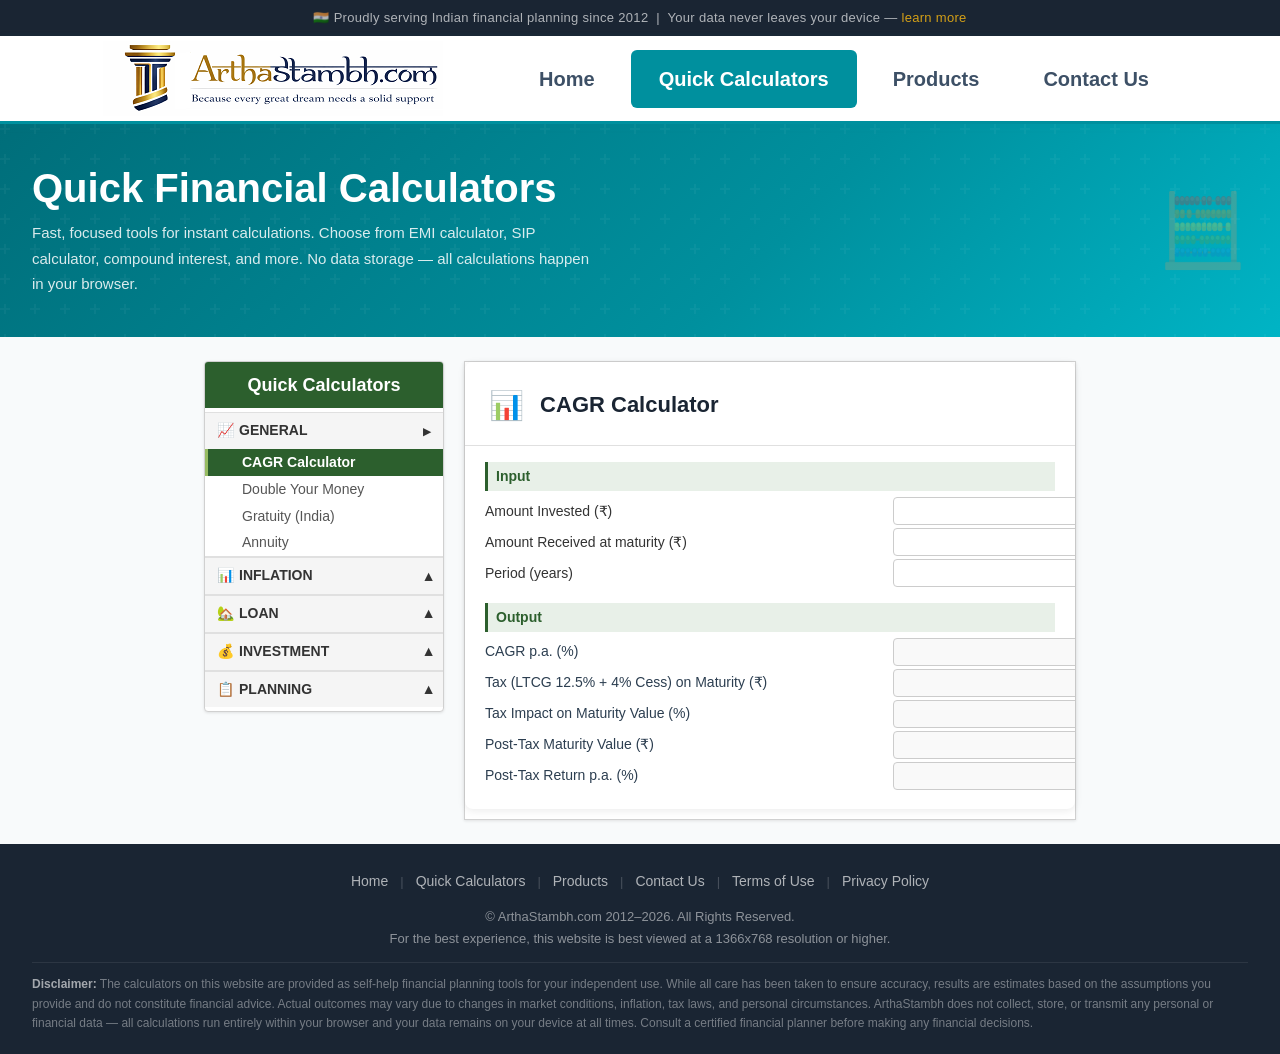
<file: quick-calculators.html>
<!DOCTYPE html>
<html lang="en">
<head>
<!-- Google tag (gtag.js) -->
<script async src="https://www.googletagmanager.com/gtag/js?id=G-GFXVPNLB74"></script>
<script>
  window.dataLayer = window.dataLayer || [];
  function gtag(){dataLayer.push(arguments);}
  gtag('js', new Date());

  gtag('config', 'G-GFXVPNLB74');
</script>
    <meta charset="UTF-8">
    <meta name="viewport" content="width=device-width, initial-scale=1.0">
    <title>Quick Calculators – Free Financial Tools for India | ArthaStambh</title>
    <link rel="icon" href="images/favicon.ico" type="image/x-icon">
    <meta name="description" content="16 free financial calculators for India - CAGR, SIP, EMI, FD, Retirement Planning, Gratuity and more. Instant calculations, no registration required.">
    <meta name="keywords" content="financial calculator India, retirement planning calculator, SIP calculator, EMI calculator, CAGR calculator, home loan calculator, FD calculator, RD calculator, investment calculator, retirement corpus calculator, SIP maturity calculator, Step up SIP calculator, loan EMI calculator, fixed deposit calculator, recurring deposit calculator, annuity calculator, gratuity calculator India, purchasing power calculator, withdrawal rate calculator, retirement planning India, financial planning tools, online calculator India, free financial calculators, wealth calculator, savings calculator, goal planning calculator">
    <meta name="robots" content="index, follow">
    <link rel="canonical" href="https://www.arthastambh.com/quick-calculators" />

    <meta name="author" content="ArthaStambh">
    <meta property="og:title" content="Quick Calculators – Free Financial Tools for India | ArthaStambh">
    <meta property="og:description" content="16 free financial calculators including SIP, EMI, CAGR, FD, retirement planning, and more. Instant calculations for Indian investors.">
    <meta property="og:type" content="website">
    <meta property="og:url" content="https://www.arthastambh.com/quick-calculators">
    <meta name="twitter:card" content="summary_large_image">
    <meta name="twitter:title" content="Quick Calculators – Free Financial Tools for India">
    <meta name="twitter:description" content="16 free financial calculators for smart money management in India.">
    <link rel="stylesheet" href="site.css">
    <style>
        .calc-page {
            max-width: 1280px;
            margin: 0 auto;
            padding: 24px;
            overflow-x: hidden;
        }
        
        .calc-layout {
            display: grid;
            grid-template-columns: 240px minmax(0, 1fr);
            gap: 20px;
            align-items: start;
        }
        
        /* ═══ SIDEBAR ═══ */
        .calc-sidebar {
            position: sticky;
            width: 240px;
            background: white;
            border: 1px solid #d0d0d0;
            border-radius: 4px;
            box-shadow: 0 1px 3px rgba(0,0,0,0.1);
            overflow-y: auto;
            height: fit-content;
        }
        
        .sidebar-title {
            background: #2c5f2d;
            color: white;
            font-size: 18px;
            font-weight: 600;
            padding: 8px 12px;
            text-align: center;
        }
        
        .calc-groups {
            padding: 4px 0;
        }
        
        .calc-group {
            border-bottom: 1px solid #e0e0e0;
        }
        
        .calc-group:last-child {
            border-bottom: none;
        }
        
        .group-header {
            padding: 6px 12px;
            font-size: 14px;
            font-weight: 600;
            color: #333;
            background: #f5f5f5;
            display: flex;
            align-items: center;
            gap: 6px;
            cursor: pointer;
            user-select: none;
            border-top: 1px solid #e0e0e0;
        }
        
        .group-header:hover {
            background: #e8e8e8;
        }
        
        .group-header .icon {
            font-size: 14px;
            width: 16px;
            text-align: center;
        }
        
        .group-header .toggle {
            margin-left: auto;
            font-size: 10px;
            transition: transform 0.2s;
        }
        
        .calc-group.collapsed .toggle {
            transform: rotate(-90deg);
        }
        
        .calc-group.collapsed .calc-list {
            display: none;
        }
        
        .calc-list {
            list-style: none;
            padding: 0;
            margin: 0;
        }
        
        .calc-list li {
            margin: 0;
        }
        
        .calc-list li a {
            display: block;
            padding: 5px 12px 5px 34px;
            font-size: 14px;
            line-height: 1.2;
            color: #555;
            text-decoration: none;
            transition: all .1s;
            border-left: 3px solid transparent;
        }
        
        .calc-list li a:hover {
            background: #f0f0f0;
            color: #2c5f2d;
            padding-left: 36px;
        }
        
        .calc-list li a.active {
            background: #2c5f2d;
            color: white;
            font-weight: 600;
            border-left-color: #97bc62;
        }

        /* ═══ CALCULATOR DISPLAY - Match Personal Finance Calculator ═══ */
        .calc-display {
            background: white;
            border: 1px solid #d0d0d0;
            box-shadow: 0 1px 3px rgba(0,0,0,0.1);
            width: 100%;
            min-width: 0;
        }
        
        .calc-section {
            display: none;
        }
        
        .calc-section.active {
            display: block;
            overflow: hidden;
            width: 100%;
            max-width: 750px;
            margin: 0 auto;
        }        
        .calc-section * {
            max-width: 100%;
            box-sizing: border-box;
        }
        
        .calc-title {
            text-align: left;
            font-size: 22px;
            margin: 0;
            padding: 20px 24px 16px;
            color: #1A2533;
            background: #fff;
            font-weight: 600;
            border-bottom: 1px solid #E0E0E0;
            overflow: hidden;
            text-overflow: ellipsis;
            white-space: normal;
        }
        
        .calc-content {
            padding: 16px 20px;
            max-width: 668px;
            margin: 0 auto;
            width: 100%;
            box-sizing: border-box;
            overflow: hidden;
        }
        
        .section {
            background: white;
            margin-bottom:4px;
            max-width: 100%;
            box-sizing: border-box;
        }
        
        .section-title {
            background: #e8f0e8;
            padding: 6px 8px;
            font-size: 14px;
            font-weight: 600;
            color: #2c5f2d;
            border-left: 3px solid #2c5f2d;
            margin-bottom: 6px;
        }
        
        .row {
            display: grid;
            grid-template-columns: 400px 220px;
            gap: 8px;
            margin-bottom: 3px;
            align-items: center;
        }
        
        label {
            font-size: 14px;
            color: #333;
            line-height: 1.3;
            word-wrap: break-word;
            overflow-wrap: break-word;
            padding: 0;
            margin: 0;
        }
        
        input[type="text"],
        input[type="number"] {
            width: 100%;
            padding: 2px 8px;
            border: 1px solid #ccc;
            border-radius: 4px;
            font-size: 14px;
            font-family: Calibri, 'Segoe UI', sans-serif;
            text-align: right;
            line-height: 1.4;
            height: 28px;
            box-sizing: border-box;
        }
        
        input:focus {
            outline: none;
            border-color: #2c5f2d;
            background: #fffef0;
        }
        
        input[readonly] {
            background: #f9f9f9;
            font-weight: 600;
            color: #2c5f2d;
        }
        
        .output-section {
            margin-top: 16px;
            padding: 0;
            max-width: 100%;
            box-sizing: border-box;
        }
        
        .output-row {
            display: grid;
            grid-template-columns: 400px 220px;
            gap: 8px;
            align-items: center;
            margin-bottom: 3px;
            padding: 0;
        }
        
        .output-label {
            font-weight: 500;
            color: #2c3e50;
            font-size: 14px;
            word-wrap: break-word;
            overflow-wrap: break-word;
        }
        
        .output-value {
            font-weight: 600;
            font-size: 14px;
            color: #006E7A;
            font-family: 'Courier New', monospace;
            padding: 2px 8px;
            line-height: 1.4;
            text-align: right;
            width: 100%;
            box-sizing: border-box;
        }

        /* ═══ RESPONSIVE ═══ */
        @media (max-width: 768px) {
            .calc-layout {
                grid-template-columns: 1fr;
                gap: 16px;
            }
            .calc-sidebar {
                position: static;
            }
        }

        /* Calculator Icon in Title */
        .calc-icon{font-size:28px;margin-right:10px;vertical-align:middle}
        
        /* Improved Calc Section */
        .calc-section{background:#fff;border-radius:8px;box-shadow:0 2px 8px rgba(0,0,0,0.08);transition:box-shadow .2s}
        .calc-section:hover{box-shadow:0 4px 16px rgba(0,144,158,0.12)}
        
        /* Result Highlighting */
        .output-group{background:#F0F7F7;border:1px solid #9FD9DF;border-radius:6px}
        
        /* Popular Badge */
        .popular-badge{display:inline-block;background:linear-gradient(135deg,#FFD700,#FFC700);color:#8B4513;font-size:11px;font-weight:700;padding:4px 10px;border-radius:999px;margin-left:10px;letter-spacing:0.5px;text-transform:uppercase;box-shadow:0 2px 4px rgba(255,215,0,0.3)}

        }
        
        @media(max-width:480px){
            .calc-icon{font-size:22px}
            .calc-title{font-size:18px;padding:16px}
        }

        /* ================================================== */
        /* HEIGHT AND SPACING ADJUSTMENTS ONLY               */
        /* Original grid layout preserved: 400px 220px 8px   */
        /* ================================================== */
        
        /* Input field height - compact */
        .calc-section input[type="number"],
        .calc-section input[type="text"],
        .calc-section select {
            height: 28px !important;
            padding: 2px 8px !important;
            font-size: 14px !important;
            line-height: 1.4 !important;
        }
        
        /* Label font size */
        .input-label {
            font-size: 14px !important;
        }
        
        /* Vertical spacing - compact */
        .input-group {
            margin-bottom: 4px !important;
            padding: 2px 0 !important;
        }

        .output-group {
            padding: 8px 12px !important;
            margin-top: 8px !important;
            margin-bottom: 6px !important;
        }
        
        .calc-section {
            margin-bottom: 10px !important;
        }
        
        .calc-section button {
            margin-top: 10px !important;
            margin-bottom: 6px !important;
            padding: 6px 16px !important;
            height: auto !important;
        }
        
        /* Mobile - preserve original responsive behavior */
        @media (max-width: 768px) {
            .calc-section input[type="number"],
            .calc-section input[type="text"],
            .calc-section select {
                width: 100% !important;
            }
        }

        /* Mobile fix for calc-content */
        @media (max-width: 768px) {
            .calc-content {
                width: 100% !important;
                max-width: 100% !important;
                padding: 10px !important;
            }
            
            .row,
            .output-row {
                grid-template-columns: 1fr !important;
                gap: 4px !important;
            }
            
            input[type="text"],
            input[type="number"],
            .output-value {
                width: 100% !important;
            }
            
            label,
            .output-label {
                margin-bottom: 4px;
            }
        }
    </style>

<script async src="https://pagead2.googlesyndication.com/pagead/js/adsbygoogle.js?client=ca-pub-2303770276201584" crossorigin="anonymous"></script>

</head>
<body>
<div id="header-placeholder"></div>
    
<div class="page-banner">
    <div class="page-banner-inner">
        <div>
            <h1>Quick Financial Calculators</h1>
            <p>Fast, focused tools for instant calculations. Choose from EMI calculator, SIP calculator, compound interest, and more. No data storage — all calculations happen in your browser.</p>
        </div>
        <div class="banner-icon">🧮</div>
    </div>
</div>
    
<div id="page-body-wrap" class="page-body-wrap">
<div class="ad-col-left">
    <div class="ad-slot">
        <script>
          if (typeof atAsyncOptions !== 'object') var atAsyncOptions = [];
          atAsyncOptions.push({
            key: 'add9795dda13cd521a60e91fce82d442',
            format: 'js',
            async: true,
            container: 'atContainer-add9795dda13cd521a60e91fce82d442',
            params: {},
          });
          var script = document.createElement('script');
          script.type = 'text/javascript';
          script.async = true;
          script.src = 'https://www.highperformanceformat.com/add9795dda13cd521a60e91fce82d442/invoke.js';
          document.getElementsByTagName('head')[0].appendChild(script);
        </script>
        <div id="atContainer-add9795dda13cd521a60e91fce82d442"></div>
    </div>
</div>

<main class="calc-page">
    <div class="calc-layout">
    <!-- SIDEBAR -->
    <aside class="calc-sidebar">
        <div class="sidebar-title">Quick Calculators</div>

        <div class="calc-groups">
            <div class="calc-group collapsed">
                <div class="group-header" onclick="toggleGroup(this)">
                    <span class="icon">📈</span>
                    <span>GENERAL</span>
                    <span class="toggle">▶</span>
                </div>
                <ul class="calc-list">
                    <li><a href="#cagr" data-calc="cagr">CAGR Calculator</a></li>
                    <li><a href="#double-money" data-calc="double_money">Double Your Money</a></li>
                    <li><a href="#gratuity" data-calc="gratuity">Gratuity (India)</a></li>
                    <li><a href="#annuity" data-calc="annuity">Annuity</a></li>
                </ul>
            </div>

            <div class="calc-group collapsed">
                <div class="group-header" onclick="toggleGroup(this)">
                    <span class="icon">📊</span>
                    <span>INFLATION</span>
                    <span class="toggle">▶</span>
                </div>
                <ul class="calc-list">
                    <li><a href="#future-expense" data-calc="future_expense">Future Expense Value</a></li>
                    <li><a href="#purchasing-power" data-calc="purchasing_power">Purchasing Power</a></li>
                </ul>
            </div>

            <div class="calc-group collapsed">
                <div class="group-header" onclick="toggleGroup(this)">
                    <span class="icon">🏡</span>
                    <span>LOAN</span>
                    <span class="toggle">▶</span>
                </div>
                <ul class="calc-list">
                    <li><a href="#loan-emi" data-calc="loan_emi">Loan EMI</a></li>
                    <li><a href="#home-refinance" data-calc="home_refinance">Home Loan Refinance</a></li>
                </ul>
            </div>

            <div class="calc-group collapsed">
                <div class="group-header" onclick="toggleGroup(this)">
                    <span class="icon">💰</span>
                    <span>INVESTMENT</span>
                    <span class="toggle">▶</span>
                </div>
                <ul class="calc-list">
                    <li><a href="#sip-maturity" data-calc="sip_maturity">Lumpsum & SIP Maturity</a></li>
                    <li><a href="#fd-maturity" data-calc="fd_maturity">Fixed Deposit Maturity</a></li>
                    <li><a href="#rd-maturity" data-calc="rd_maturity">Recurring Deposit Maturity</a></li>
                </ul>
            </div>

            <div class="calc-group collapsed">
                <div class="group-header" onclick="toggleGroup(this)">
                    <span class="icon">📋</span>
                    <span>PLANNING</span>
                    <span class="toggle">▶</span>
                </div>
                <ul class="calc-list">
                    <li><a href="#saving-goal" data-calc="saving_goal">Monthly Saving for Goal</a></li>
                    <li><a href="#period-goal" data-calc="period_goal">Period of Saving for Goal</a></li>
                    <li><a href="#retirement-corpus" data-calc="retirement_corpus">Retirement Corpus Required</a></li>
                    <li><a href="#withdrawal-1" data-calc="withdrawal_1">Constant Withdrawal Rate 1</a></li>
                    <li><a href="#withdrawal-2" data-calc="withdrawal_2">Constant Withdrawal Rate 2</a></li>
                </ul>
            </div>
        </div>
    </aside>

    <!-- CALCULATOR DISPLAY -->
    <div class="calc-display" id="calc-container">
        <!-- Calculators will be inserted here -->
    </div>
    </div>
</main>

<div class="ad-col-right">
    <div class="ad-slot">
        <script>
          atOptions = {
            'key' : '3bb2f4d70a20f00dedd1ed3d9c8895b1',
            'format' : 'iframe',
            'height' : 600,
            'width' : 160,
            'params' : {}
          };
        </script>
        <script async src="https://www.highperformanceformat.com/3bb2f4d70a20f00dedd1ed3d9c8895b1/invoke.js"></script>
    </div>
</div>

</div>

<div id="footer-placeholder"></div>
<script src="site.js"></script>

<script>
    // ═══════════════════════════════════════════════════════════
    // UTILITY FUNCTIONS - Match Personal Finance Calculator
    // ═══════════════════════════════════════════════════════════

    function parseNum(str) {
        if (!str || str === '') return null;
        const cleaned = String(str).replace(/,/g, '').replace(/%/g, '');
        const num = parseFloat(cleaned);
        return isNaN(num) ? null : num;
    }

    function fmt(value, decimals = 0) {
        if (isNaN(value)) return '';
        return value.toLocaleString('en-IN', {
            minimumFractionDigits: decimals,
            maximumFractionDigits: decimals
        });
    }

    function fmtInputOnChange(element, decimals = 0) {
        const num = parseNum(element.value);
        if (num !== null && num !== 0) {
            element.value = fmt(num, decimals);
        }
    }

    function fmtPct(element) {
        const cleaned = element.value.replace(/%/g, '');
        const value = parseFloat(cleaned);
        if (!isNaN(value) && value !== 0) {
            element.value = value.toFixed(2) + '%';
        }
    }

    function fmtPct4(element) {
        const cleaned = element.value.replace(/%/g, '');
        const value = parseFloat(cleaned);
        if (!isNaN(value) && value !== 0) {
            element.value = value.toFixed(4) + '%';
        }
    }

    function fmtInteger(element) {
        const cleaned = element.value.replace(/,/g, '');
        const value = parseFloat(cleaned);
        if (!isNaN(value) && value !== 0) {
            element.value = Math.round(value).toString();
        }
    }

    function fmtDecimal(element, decimals = 2) {
        const cleaned = element.value.replace(/,/g, '');
        const value = parseFloat(cleaned);
        if (!isNaN(value) && value !== 0) {
            element.value = value.toFixed(decimals);
        }
    }

    // Excel-compatible financial functions
    function PMT(rate, nper, pv, fv = 0, type = 0) {
        if (rate === 0) return -(pv + fv) / nper;
        const pvif = Math.pow(1 + rate, nper);
        let pmt = (rate / (pvif - 1)) * -(pv * pvif + fv);
        if (type === 1) pmt /= (1 + rate);
        return pmt;
    }

    function FV(rate, nper, pmt, pv = 0, type = 0) {
        if (rate === 0) return -(pv + pmt * nper);
        const pvif = Math.pow(1 + rate, nper);
        return -(pv * pvif + pmt * (1 + rate * type) * ((pvif - 1) / rate));
    }

    function NOMINAL(effect_rate, npery) {
        return npery * (Math.pow(1 + effect_rate, 1 / npery) - 1);
    }

    function NPER(rate, pmt, pv, fv = 0, type = 0) {
        if (rate === 0) {
            return -(pv + fv) / pmt;
        }

        const pmt_adj = pmt * (1 + rate * type);
        const num = pmt_adj - fv * rate;
        const den = pmt_adj + pv * rate;

        if (den === 0) {
            return NaN;
        }

        const ratio = num / den;

        if (ratio <= 0) {
            return NaN;
        }

        const result = Math.log(ratio) / Math.log(1 + rate);
        return result;
    }

    // ═══════════════════════════════════════════════════════════
    // CALCULATOR MANAGEMENT
    // ═══════════════════════════════════════════════════════════

    function toggleGroup(header) {
        const group = header.parentElement;
        const wasCollapsed = group.classList.contains('collapsed');

        // Collapse all groups
        document.querySelectorAll('.calc-group').forEach(g => {
            g.classList.add('collapsed');
        });

        // Expand clicked group if it was collapsed
        if (wasCollapsed) {
            group.classList.remove('collapsed');
        }
    }

    function switchCalculator(calcId) {
        document.querySelectorAll('.calc-section').forEach(s => s.classList.remove('active'));
        const target = document.getElementById('calc-' + calcId);
        if (target) target.classList.add('active');

        document.querySelectorAll('.calc-list a').forEach(l => l.classList.remove('active'));
        const activeLink = document.querySelector(`[data-calc="${calcId}"]`);
        if (activeLink) {
            activeLink.classList.add('active');
            // Expand parent group
            const group = activeLink.closest('.calc-group');
            if (group) group.classList.remove('collapsed');
        }

        window.scrollTo({ top: 0, behavior: 'smooth' });
    }

    // ═══════════════════════════════════════════════════════════
    // CALCULATOR DEFINITIONS
    // ═══════════════════════════════════════════════════════════

    const calculators = {
        cagr: {
            title: 'CAGR Calculator',
            inputs: [
                { label: 'Amount Invested (₹)', id: 'invested', type: 'number' },
                { label: 'Amount Received at maturity (₹)', id: 'maturity', type: 'number' },
                { label: 'Period (years)', id: 'years', type: 'integer' }
            ],
            outputs: [
                { label: 'CAGR p.a. (%)', id: 'result' },
                { label: 'Tax (LTCG 12.5% + 4% Cess) on Maturity (₹)', id: 'tax' },
                { label: 'Tax Impact on Maturity Value (%)', id: 'taximpact' },
                { label: 'Post-Tax Maturity Value (₹)', id: 'netmaturity' },
                { label: 'Post-Tax Return p.a. (%)', id: 'netresult' }
            ],
            calculate: function() {
                const invested = parseNum(document.getElementById('cagr_invested').value);
                const maturity = parseNum(document.getElementById('cagr_maturity').value);
                const years = parseNum(document.getElementById('cagr_years').value);
                if (invested === null || maturity === null || years === null || invested <= 0 || maturity <= 0 || years <= 0) {
                    document.getElementById('cagr_result').value = '';
                    document.getElementById('cagr_tax').value = '';
                    document.getElementById('cagr_taximpact').value = '';
                    document.getElementById('cagr_netmaturity').value = '';
                    document.getElementById('cagr_netresult').value = '';
                    return;
                }
                const cagr = (Math.pow(maturity / invested, 1 / years) - 1) * 100;
                const tax = 1.04 * 0.125 * (maturity - invested);
                const taxImpact = tax / maturity * 100;
                const netMaturity = maturity - tax;
                const netCagr = (Math.pow(netMaturity / invested, 1 / years) - 1) * 100;

                document.getElementById('cagr_result').value = cagr.toFixed(2) + '%';
                document.getElementById('cagr_tax').value = fmt(tax, 2);
                document.getElementById('cagr_taximpact').value = taxImpact.toFixed(4) + '%';
                document.getElementById('cagr_netmaturity').value = fmt(netMaturity, 2);
                document.getElementById('cagr_netresult').value = netCagr.toFixed(2) + '%';
            }
        },

        double_money: {
            title: 'Double Your Money',
            inputs: [
                { label: 'Rate of Return p.a. (%)', id: 'rate', type: 'percent' }
            ],
            outputs: [
                { label: 'Number of Years', id: 'result_years' }
            ],
            inputs2: [
                { label: 'Number of Years', id: 'years', type: 'decimal' }
            ],
            outputs2: [
                { label: 'Rate of Return p.a. (%)', id: 'result_rate' }
            ],
            calculate: function() {
                const rate = parseNum(document.getElementById('double_money_rate').value);
                const years = parseNum(document.getElementById('double_money_years').value);
                if (rate !== null && rate > 0) {
                    const yearsNeeded = Math.log(2) / Math.log(1 + rate / 100);
                    document.getElementById('double_money_result_years').value = yearsNeeded.toFixed(2);
                } else {
                    document.getElementById('double_money_result_years').value = '';
                }
                if (years !== null && years > 0) {
                    const rateNeeded = (Math.pow(2, 1 / years) - 1) * 100;
                    document.getElementById('double_money_result_rate').value = rateNeeded.toFixed(2) + '%';
                } else {
                    document.getElementById('double_money_result_rate').value = '';
                }
            }
        },

        gratuity: {
            title: 'Gratuity (India)',
            inputs: [
                { label: 'Last Monthly Basic Salary (₹)', id: 'salary', type: 'number' },
                { label: 'Last Monthly Dearness Allowance (₹)', id: 'da', type: 'number' },
                { label: 'Period of Service (years)', id: 'years', type: 'integer' }
            ],
            outputs: [
                { label: 'Gratuity Amount (₹)', id: 'result' }
            ],
            calculate: function() {
                const salary = parseNum(document.getElementById('gratuity_salary').value);
                const da = parseNum(document.getElementById('gratuity_da').value) || 0;
                const years = parseNum(document.getElementById('gratuity_years').value);
                if (salary === null || years === null || salary <= 0 || years <= 0) {
                    document.getElementById('gratuity_result').value = '';
                    return;
                }
                const gratuity = (15/26) * (salary + da) * years;
                document.getElementById('gratuity_result').value = fmt(gratuity, 2);
            }
        },

        annuity: {
            title: 'Annuity',
            inputs: [
                { label: 'Principal Amount (₹)', id: 'principal', type: 'number' },
                { label: 'Growth rate p.a. (%)', id: 'rate', type: 'percent' },
                { label: 'Years to Payout', id: 'years', type: 'integer' },
                { label: 'Payout time', id: 'payout', type: 'dropdown', options: ['Ordinary / Immediate Annuity (end of each year)', 'Annuity Due (beginning of each year)'] }
            ],
            outputs: [
                { label: 'Annual Payout Amount (₹)', id: 'result' }
            ],
            calculate: function() {
                const principal = parseNum(document.getElementById('annuity_principal').value);
                const rate = parseNum(document.getElementById('annuity_rate').value);
                const years = parseNum(document.getElementById('annuity_years').value);
                const payout = document.getElementById('annuity_payout').value;
                if (principal === null || rate === null || years === null || principal <= 0 || years <= 0) {
                    document.getElementById('annuity_result').value = '';
                    return;
                }
                const type = payout.includes('beginning') ? 1 : 0;
                const annualPayout = Math.abs(PMT(rate / 100, years, -principal, 0, type));
                document.getElementById('annuity_result').value = fmt(annualPayout, 2);
            }
        },

        future_expense: {
            title: 'Future Expense Value',
            inputs: [
                { label: 'Current Monthly Expenses (₹)', id: 'current', type: 'number' },
                { label: 'Period (years)', id: 'years', type: 'integer' },
                { label: 'Inflation Rate p.a. (%)', id: 'inflation', type: 'percent' }
            ],
            outputs: [
                { label: 'Future Value of Monthly Expenses (₹)', id: 'result' }
            ],
            calculate: function() {
                const current = parseNum(document.getElementById('future_expense_current').value);
                const years = parseNum(document.getElementById('future_expense_years').value);
                const inflation = parseNum(document.getElementById('future_expense_inflation').value);
                if (current === null || years === null || inflation === null || current <= 0 || years <= 0) {
                    document.getElementById('future_expense_result').value = '';
                    return;
                }
                const future = current * Math.pow(1 + inflation / 100, years);
                document.getElementById('future_expense_result').value = fmt(future, 2);
            }
        },

        purchasing_power: {
            title: 'Purchasing Power',
            inputs: [
                { label: 'Current Value (₹)', id: 'current', type: 'number' },
                { label: 'Period (years)', id: 'years', type: 'integer' },
                { label: 'Inflation Rate p.a. (%)', id: 'inflation', type: 'percent' }
            ],
            outputs: [
                { label: 'Future Purchasing Power (₹)', id: 'result' }
            ],
            note: 'A certain amount of money today will be able to purchase a lesser amount of goods/services in the future due to inflation. This calculator tells you what will be the purchasing power of the given amount in the future.',
            calculate: function() {
                const current = parseNum(document.getElementById('purchasing_power_current').value);
                const years = parseNum(document.getElementById('purchasing_power_years').value);
                const inflation = parseNum(document.getElementById('purchasing_power_inflation').value);
                if (current === null || years === null || inflation === null || current <= 0 || years <= 0) {
                    document.getElementById('purchasing_power_result').value = '';
                    return;
                }
                const purchasingPower = current / Math.pow(1 + inflation / 100, years);
                document.getElementById('purchasing_power_result').value = fmt(purchasingPower, 2);
            }
        },

        loan_emi: {
            title: 'Loan EMI',
            inputs: [
                { label: 'Loan Amount (₹)', id: 'principal', type: 'number' },
                { label: 'Period (months)', id: 'months', type: 'integer' },
                { label: 'Interest rate p.a. (%)', id: 'rate', type: 'percent' }
            ],
            outputs: [
                { label: 'EMI (₹)', id: 'result' }
            ],
            calculate: function() {
                const principal = parseNum(document.getElementById('loan_emi_principal').value);
                const months = parseNum(document.getElementById('loan_emi_months').value);
                const rate = parseNum(document.getElementById('loan_emi_rate').value);
                if (principal === null || months === null || rate === null || principal <= 0 || months <= 0) {
                    document.getElementById('loan_emi_result').value = '';
                    return;
                }
                const monthlyRate = rate / 100 / 12;
                const emi = Math.abs(PMT(monthlyRate, months, -principal, 0, 0));
                document.getElementById('loan_emi_result').value = fmt(emi, 2);
            }
        },

        home_refinance: {
            title: 'Home Loan Refinance',
            inputs: [
                { label: 'Outstanding Loan Amount (₹)', id: 'outstanding', type: 'number' },
                { label: 'Current EMI (₹)', id: 'current_emi', type: 'number' },
                { label: 'Number of EMIs left', id: 'emis_left', type: 'integer' },
                { label: 'New Interest Rate p.a. (%)', id: 'new_rate', type: 'percent' },
                { label: 'New Loan Tenure (months)', id: 'new_tenure', type: 'integer' },
                { label: 'Prepayment + Processing Fees (₹)', id: 'fees', type: 'number' }
            ],
            outputs: [
                { label: 'New EMI (₹)', id: 'new_emi' },
                { label: 'Savings (₹)', id: 'savings' }
            ],
            calculate: function() {
                const outstanding = parseNum(document.getElementById('home_refinance_outstanding').value);
                const currentEMI = parseNum(document.getElementById('home_refinance_current_emi').value);
                const emisLeft = parseNum(document.getElementById('home_refinance_emis_left').value);
                const newRate = parseNum(document.getElementById('home_refinance_new_rate').value);
                const newTenure = parseNum(document.getElementById('home_refinance_new_tenure').value);
                const fees = parseNum(document.getElementById('home_refinance_fees').value) || 0;
                if (outstanding === null || newRate === null || newTenure === null || outstanding <= 0 || newTenure <= 0) {
                    document.getElementById('home_refinance_new_emi').value = '';
                    document.getElementById('home_refinance_savings').value = '';
                    return;
                }
                const monthlyRate = newRate / 100 / 12;
                const newEMI = Math.abs(PMT(monthlyRate, newTenure, -outstanding, 0, 0));
                const savings = (currentEMI * emisLeft) - (Math.ceil(newEMI) * newTenure) - fees;
                document.getElementById('home_refinance_new_emi').value = fmt(newEMI, 2);
                document.getElementById('home_refinance_savings').value = fmt(savings, 2);
            }
        },

        sip_maturity: {
            title: 'Lumpsum & SIP Maturity',
            inputs: [
                { label: 'Initial Investment (if any) (₹)', id: 'initial', type: 'number' },
                { label: 'Monthly SIP (₹)', id: 'sip', type: 'number' },
                { label: 'SIP Period (months)', id: 'months', type: 'integer' },
                { label: 'Total Holding Period (if greater than SIP period) (years)', id: 'years', type: 'integer' },
                { label: 'Rate of Return p.a. (%)', id: 'return', type: 'percent' },
                { label: 'SIP Step-up p.a. (%)', id: 'stepsip', type: 'percent' },
                { label: 'Step-up Period (if less than SIP period) (years)', id: 'stepyrs', type: 'integer' }
            ],
            outputs: [
                { label: 'Maturity Value without Step-up (₹)', id: 'maturity' },
                { label: 'Total Invested without Step-up (₹)', id: 'invested' },
                { label: 'Amount Earned without Step-up (₹)', id: 'earned' },
                { label: 'Maturity Value with Step-up (₹)', id: 'stepmaturity' },
                { label: 'Total Invested with Step-up (₹)', id: 'stepinvested' },
                { label: 'Amount Earned with Step-up (₹)', id: 'stepearned' },
                { label: 'Additional Returns (₹)', id: 'maturitydiff' },
                { label: 'Additional Investments (₹)', id: 'investeddiff' },
                { label: 'Additional Earnings (₹)', id: 'earneddiff' },
                { label: 'Tax (LTCG 12.5% + 4% Cess) on Maturity without Step-up (₹)', id: 'tax' },
                { label: 'Tax Impact on Maturity Value without Step-up (%)', id: 'taximpact' },
                { label: 'Post-Tax Maturity Value without Step-up (₹)', id: 'netmaturity' },
                { label: 'Tax (LTCG 12.5% + 4% Cess) on Maturity with Step-up (₹)', id: 'steptax' },
                { label: 'Tax Impact on Maturity Value with Step-up (%)', id: 'steptaximpact' },
                { label: 'Post-Tax Maturity Value with Step-up (₹)', id: 'stepnetmaturity' }
            ],
            calculate: function() {
                const initial = parseNum(document.getElementById('sip_maturity_initial').value) || 0;
                const sip = parseNum(document.getElementById('sip_maturity_sip').value) || 0;
                const months = parseNum(document.getElementById('sip_maturity_months').value) || 0;
                const years = parseNum(document.getElementById('sip_maturity_years').value) || Math.ceil(months / 12);
                const returnRate = parseNum(document.getElementById('sip_maturity_return').value);
                const stepSip = parseNum(document.getElementById('sip_maturity_stepsip').value) || 0;
                const stepYrs = parseNum(document.getElementById('sip_maturity_stepyrs').value) || Math.ceil(months / 12 - 1);

                if ((initial === 0 && sip === 0) || (sip > 0 && months === 0) || years === 0 || years < months / 12 || returnRate === null || months < 0) {
                    document.getElementById('sip_maturity_maturity').value = '';
                    document.getElementById('sip_maturity_invested').value = '';
                    document.getElementById('sip_maturity_earned').value = '';
                    document.getElementById('sip_maturity_stepmaturity').value = '';
                    document.getElementById('sip_maturity_stepinvested').value = '';
                    document.getElementById('sip_maturity_stepearned').value = '';
                    document.getElementById('sip_maturity_maturitydiff').value = '';
                    document.getElementById('sip_maturity_investeddiff').value = '';
                    document.getElementById('sip_maturity_earneddiff').value = '';
                    document.getElementById('sip_maturity_tax').value = '';
                    document.getElementById('sip_maturity_taximpact').value = '';
                    document.getElementById('sip_maturity_netmaturity').value = '';
                    document.getElementById('sip_maturity_steptax').value = '';
                    document.getElementById('sip_maturity_steptaximpact').value = '';
                    document.getElementById('sip_maturity_stepnetmaturity').value = '';
                    return;
                }
                const monthlyRate = NOMINAL(returnRate / 100, 12) / 12;
                const sipPeriodFV = FV(monthlyRate, months, -sip, 0, 1);
                const sipFV = FV(monthlyRate, years * 12 - months, 0, -sipPeriodFV, 1);
                const initialFV = initial * Math.pow(1 + returnRate / 100, years);
                const maturity = sipFV + initialFV;
                const totalInvested = initial + (sip * months);
                const earned = maturity - totalInvested;
                const tax = 1.04 * 0.125 * earned;
                const taxImpact = tax / maturity * 100;
                const netMaturity = maturity - tax;

                let stepMaturity = 0;
                let stepInvested = 0;
                let stepEarned = 0;
                let maturityDiff = 0;
                let investedDiff = 0;
                let earnedDiff = 0;
                let stepTax = 0;
                let stepTaxImpact = 0;
                let stepNetMaturity = 0;

                if (stepSip > 0) {
                    const maxStepYrs = Math.ceil(months / 12 - 1);
                    let prevSip = sip;
                    let newMonths = months;
                    let diffSip = 0;
                    let stepFV = 0;
                    for (let i = 1; i <= Math.min(stepYrs, maxStepYrs); i++) {
                        diffSip = stepSip / 100 * prevSip;
                        newMonths -= 12;
                        stepFV = FV(monthlyRate, newMonths, -diffSip, 0, 1);
                        maturityDiff += stepFV;
                        investedDiff += diffSip * newMonths;
                        prevSip += diffSip;
                    }
                    stepMaturity = maturity + maturityDiff;
                    stepInvested = totalInvested + investedDiff;
                    stepEarned = stepMaturity - stepInvested;
                    earnedDiff = maturityDiff - investedDiff;
                    stepTax = 1.04 * 0.125 * stepEarned;
                    stepTaxImpact = stepTax / stepMaturity * 100;
                    stepNetMaturity = stepMaturity - stepTax;
                }

                document.getElementById('sip_maturity_maturity').value = fmt(maturity, 2);
                document.getElementById('sip_maturity_invested').value = fmt(totalInvested, 2);
                document.getElementById('sip_maturity_earned').value = fmt(earned, 2);
                document.getElementById('sip_maturity_stepmaturity').value = fmt(stepMaturity, 2);
                document.getElementById('sip_maturity_stepinvested').value = fmt(stepInvested, 2);
                document.getElementById('sip_maturity_stepearned').value = fmt(stepEarned, 2);
                document.getElementById('sip_maturity_maturitydiff').value = fmt(maturityDiff, 2);
                document.getElementById('sip_maturity_investeddiff').value = fmt(investedDiff, 2);
                document.getElementById('sip_maturity_earneddiff').value = fmt(earnedDiff, 2);
                document.getElementById('sip_maturity_tax').value = fmt(tax, 2);
                document.getElementById('sip_maturity_taximpact').value = taxImpact.toFixed(4) + '%';
                document.getElementById('sip_maturity_netmaturity').value = fmt(netMaturity, 2);
                document.getElementById('sip_maturity_steptax').value = fmt(stepTax, 2);
                document.getElementById('sip_maturity_steptaximpact').value = stepTaxImpact.toFixed(4) + '%';
                document.getElementById('sip_maturity_stepnetmaturity').value = fmt(stepNetMaturity, 2);
            }
        },

        fd_maturity: {
            title: 'Fixed Deposit Maturity',
            inputs: [
                { label: 'Amount Invested (₹)', id: 'principal', type: 'number' },
                { label: 'Interest Rate p.a. (%)', id: 'rate', type: 'percent' },
                { label: 'Period (months)', id: 'months', type: 'integer' },
                { label: 'Interest Compounding', id: 'compound', type: 'dropdown', options: ['Monthly', 'Quarterly', 'Half-Yearly', 'Yearly'] }
            ],
            outputs: [
                { label: 'Maturity Value (₹)', id: 'maturity' },
                { label: 'Total Invested (₹)', id: 'invested' },
                { label: 'Amount Earned (₹)', id: 'earned' }
            ],
            calculate: function() {
                const principal = parseNum(document.getElementById('fd_maturity_principal').value);
                const rate = parseNum(document.getElementById('fd_maturity_rate').value);
                const months = parseNum(document.getElementById('fd_maturity_months').value);
                const compound = document.getElementById('fd_maturity_compound').value;
                if (principal === null || rate === null || months === null || principal <= 0 || months <= 0) {
                    document.getElementById('fd_maturity_maturity').value = '';
                    document.getElementById('fd_maturity_invested').value = '';
                    document.getElementById('fd_maturity_earned').value = '';
                    return;
                }
                const freq = compound === 'Monthly' ? 12 : compound === 'Quarterly' ? 4 : compound === 'Half-Yearly' ? 2 : 1;
                const periods = (months / 12) * freq;
                const ratePerPeriod = (rate / 100) / freq;
                const maturity = principal * Math.pow(1 + ratePerPeriod, periods);
                const earned = maturity - principal;
                document.getElementById('fd_maturity_maturity').value = fmt(maturity, 2);
                document.getElementById('fd_maturity_invested').value = fmt(principal, 2);
                document.getElementById('fd_maturity_earned').value = fmt(earned, 2);
            }
        },

        rd_maturity: {
            title: 'Recurring Deposit Maturity',
            inputs: [
                { label: 'Monthly Installment (₹)', id: 'installment', type: 'number' },
                { label: 'Interest Rate p.a. (%)', id: 'rate', type: 'percent' },
                { label: 'Period (months)', id: 'months', type: 'integer' },
                { label: 'Interest Compounding', id: 'compound', type: 'dropdown', options: ['Monthly', 'Quarterly', 'Half-Yearly', 'Yearly'] }
            ],
            outputs: [
                { label: 'Maturity Value (₹)', id: 'maturity' },
                { label: 'Total Invested (₹)', id: 'invested' },
                { label: 'Amount Earned (₹)', id: 'earned' }
            ],
            calculate: function() {
                const installment = parseNum(document.getElementById('rd_maturity_installment').value);
                const rate = parseNum(document.getElementById('rd_maturity_rate').value);
                const months = parseNum(document.getElementById('rd_maturity_months').value);
                const compound = document.getElementById('rd_maturity_compound').value;
                if (installment === null || rate === null || months === null || installment <= 0 || months <= 0) {
                    document.getElementById('rd_maturity_maturity').value = '';
                    document.getElementById('rd_maturity_invested').value = '';
                    document.getElementById('rd_maturity_earned').value = '';
                    return;
                }
                const freq = compound === 'Monthly' ? 12 : compound === 'Quarterly' ? 4 : compound === 'Half-Yearly' ? 2 : 1;
                const ratePerPeriod = (rate / 100) / freq;
                const installmentPeriod = 12 / freq;
                const maturity = installment * ((Math.pow(1 + ratePerPeriod, months / installmentPeriod) - 1) / (1 - Math.pow(1 + ratePerPeriod, -1 / installmentPeriod)));
                const totalInvested = installment * months;
                const earned = maturity - totalInvested;
                document.getElementById('rd_maturity_maturity').value = fmt(maturity, 2);
                document.getElementById('rd_maturity_invested').value = fmt(totalInvested, 2);
                document.getElementById('rd_maturity_earned').value = fmt(earned, 2);
            }
        },

        saving_goal: {
            title: 'Monthly Saving for Goal',
            inputs: [
                { label: 'Goal Amount (₹)', id: 'goal', type: 'number' },
                { label: 'Currently Invested (₹)', id: 'invested', type: 'number' },
                { label: 'Period (months)', id: 'months', type: 'integer' },
                { label: 'Rate of Return p.a. (%)', id: 'return', type: 'percent' }
            ],
            outputs: [
                { label: 'Monthly Amount to Invest (₹)', id: 'result' }
            ],
            calculate: function() {
                const goal = parseNum(document.getElementById('saving_goal_goal').value);
                const invested = parseNum(document.getElementById('saving_goal_invested').value) || 0;
                const months = parseNum(document.getElementById('saving_goal_months').value);
                const returnRate = parseNum(document.getElementById('saving_goal_return').value);
                if (goal === null || months === null || returnRate === null || goal <= 0 || months <= 0) {
                    document.getElementById('saving_goal_result').value = '';
                    return;
                }
                const monthlyRate = NOMINAL(returnRate / 100, 12) / 12;
                const monthlySaving = Math.abs(PMT(monthlyRate, months, -invested, goal, 1));
                document.getElementById('saving_goal_result').value = fmt(monthlySaving, 2);
            }
        },

        period_goal: {
            title: 'Period of Saving for Goal',
            inputs: [
                { label: 'Goal Amount (₹)', id: 'goal', type: 'number' },
                { label: 'Currently Invested (₹)', id: 'invested', type: 'number' },
                { label: 'Monthly Investment (₹)', id: 'monthly', type: 'number' },
                { label: 'Rate of Return p.a. (%)', id: 'return', type: 'percent' }
            ],
            outputs: [
                { label: 'Period required (months)', id: 'result' }
            ],
            calculate: function() {
                const goal = parseNum(document.getElementById('period_goal_goal').value);
                const invested = parseNum(document.getElementById('period_goal_invested').value) || 0;
                const monthly = parseNum(document.getElementById('period_goal_monthly').value);
                const returnRate = parseNum(document.getElementById('period_goal_return').value);
                if (goal === null || monthly === null || returnRate === null || goal <= 0 || monthly <= 0) {
                    document.getElementById('period_goal_result').value = '';
                    return;
                }
                const monthlyRate = NOMINAL(returnRate / 100, 12) / 12;
                const periods = NPER(monthlyRate, -monthly, -invested, goal, 1);

                if (!isNaN(periods) && isFinite(periods) && periods > 0) {
                    document.getElementById('period_goal_result').value = periods.toFixed(2);
                } else {
                    document.getElementById('period_goal_result').value = '';
                }
            }
        },

        retirement_corpus: {
            title: 'Retirement Corpus Required',
            inputs: [
                { label: 'Years to retire', id: 'years_to_retire', type: 'integer' },
                { label: 'Years in retirement', id: 'years_retirement', type: 'integer' },
                { label: 'Current value of Annual expenses during retirement (₹)', id: 'expenses', type: 'number' },
                { label: 'Inflation rate p.a. (%)', id: 'inflation', type: 'percent' },
                { label: 'Rate of Return p.a. (%)', id: 'return', type: 'percent' }
            ],
            outputs: [
                { label: 'Present value of required corpus (₹)', id: 'present_corpus' },
                { label: 'Corpus required at retirement (₹)', id: 'corpus' },
                { label: 'Annual expenses in 1st year of retirement (₹)', id: 'first_year_expenses' },
                { label: 'Withdrawal Rate in 1st year (%)', id: 'withdrawal_rate' }
            ],
            calculate: function() {
                const yearsToRetire = parseNum(document.getElementById('retirement_corpus_years_to_retire').value);
                const yearsRetirement = parseNum(document.getElementById('retirement_corpus_years_retirement').value);
                const expenses = parseNum(document.getElementById('retirement_corpus_expenses').value);
                const inflation = parseNum(document.getElementById('retirement_corpus_inflation').value);
                const returnRate = parseNum(document.getElementById('retirement_corpus_return').value);
                if (yearsToRetire === null || yearsRetirement === null || expenses === null || 
                    inflation === null || returnRate === null || expenses <= 0) {
                    document.getElementById('retirement_corpus_present_corpus').value = '';
                    document.getElementById('retirement_corpus_corpus').value = '';
                    document.getElementById('retirement_corpus_first_year_expenses').value = '';
                    document.getElementById('retirement_corpus_withdrawal_rate').value = '';
                    return;
                }
                const realReturn = ((1 + returnRate / 100) / (1 + inflation / 100)) - 1;
                const firstYearExpenses = expenses * Math.pow(1 + inflation / 100, yearsToRetire);
                const corpusAtRetirement = realReturn === 0 ? firstYearExpenses * yearsRetirement : (firstYearExpenses / realReturn) * (1 - Math.pow(1 + realReturn, 1 - yearsRetirement)) + firstYearExpenses;
                const presentCorpus = corpusAtRetirement / Math.pow(1 + returnRate / 100, yearsToRetire);
                const withdrawalRate = (firstYearExpenses / corpusAtRetirement) * 100;
                document.getElementById('retirement_corpus_present_corpus').value = fmt(presentCorpus, 2);
                document.getElementById('retirement_corpus_corpus').value = fmt(corpusAtRetirement, 2);
                document.getElementById('retirement_corpus_first_year_expenses').value = fmt(firstYearExpenses, 2);
                document.getElementById('retirement_corpus_withdrawal_rate').value = withdrawalRate.toFixed(4) + '%';
            }
        },

        withdrawal_1: {
            title: 'Constant Withdrawal Rate 1',
            inputs: [
                { label: 'Your Withdrawal Rate in 1st year of retirement (%)', id: 'rate', type: 'percent4' },
                { label: 'Annual expenses in 1st year of retirement (₹)', id: 'expenses', type: 'number' },
                { label: 'Inflation rate p.a. (%)', id: 'inflation', type: 'percent' },
                { label: 'Rate of Return p.a. (%)', id: 'return', type: 'percent' }
            ],
            outputs: [
                { label: 'Corpus required based on Your Withdrawal Rate (₹)', id: 'corpus' },
                { label: 'Years corpus will last', id: 'years' },
                { label: 'Constant Withdrawal Rate (%)', id: 'constant_rate' },
                { label: 'Corpus required based on Constant Withdrawal Rate (₹)', id: 'constant_corpus' },
                { label: 'Corpus remaining after 50 years (₹)', id: 'corpus_50years' }
            ],
            note: 'If withdrawal from the corpus is at Constant Withdrawal Rate, the withdrawal rate will be the same every year and the corpus will keep growing forever. At this withdrawal rate, the corpus (after withdrawals) will grow at the rate of inflation every year. This is assuming that the Inflation Rate and Rate of Return are constant every year. Constant Withdrawal Rate is applicable only if the Rate of Return is greater than the Inflation Rate.',
            calculate: function() {
                const rate = parseNum(document.getElementById('withdrawal_1_rate').value);
                const expenses = parseNum(document.getElementById('withdrawal_1_expenses').value);
                const inflation = parseNum(document.getElementById('withdrawal_1_inflation').value);
                const returnRate = parseNum(document.getElementById('withdrawal_1_return').value);
                if (rate === null || expenses === null || inflation === null || returnRate === null || 
                    rate <= 0 || expenses <= 0) {
                    document.getElementById('withdrawal_1_corpus').value = '';
                    document.getElementById('withdrawal_1_years').value = '';
                    document.getElementById('withdrawal_1_constant_rate').value = '';
                    document.getElementById('withdrawal_1_constant_corpus').value = '';
                    document.getElementById('withdrawal_1_corpus_50years').value = '';
                    return;
                }
                const corpus = expenses / (rate / 100);
                const realReturn = ((1 + returnRate / 100) / (1 + inflation / 100)) - 1;
                const years = NPER(realReturn, expenses, -corpus, 0, 1);
                document.getElementById('withdrawal_1_corpus').value = fmt(corpus, 2);
                if (!isNaN(years) && isFinite(years)) {
                    document.getElementById('withdrawal_1_years').value = years.toFixed(2);
                } else {
                    document.getElementById('withdrawal_1_years').value = 'Infinite';
                }
                if (realReturn > 0) {
                    const constantRate = (1 - ((1 + inflation / 100) / (1 + returnRate / 100))) * 100;
                    const constantCorpus = expenses / (constantRate / 100);
                    const corpus50years = constantCorpus * Math.pow(1 + inflation / 100, 50);
                    document.getElementById('withdrawal_1_constant_rate').value = constantRate.toFixed(4) + '%';
                    document.getElementById('withdrawal_1_constant_corpus').value = fmt(constantCorpus, 2);
                    document.getElementById('withdrawal_1_corpus_50years').value = fmt(corpus50years, 2);
                } else {
                    document.getElementById('withdrawal_1_constant_rate').value = 'Not Applicable';
                    document.getElementById('withdrawal_1_constant_corpus').value = 'Not Applicable';
                    document.getElementById('withdrawal_1_corpus_50years').value = 'Not Applicable';
                }
            }
        },

        withdrawal_2: {
            title: 'Constant Withdrawal Rate 2',
            inputs: [
                { label: 'Your Withdrawal Rate in 1st year of retirement (%)', id: 'rate', type: 'percent4' },
                { label: 'Annual expenses in 1st year of retirement (₹)', id: 'expenses', type: 'number' },
                { label: 'Equity Percentage in Corpus (%)', id: 'equity', type: 'percent' },
                { label: 'Debt Percentage in Corpus (%)', id: 'debt', type: 'calculated' },
                { label: 'Inflation rate p.a. (%)', id: 'inflation', type: 'percent' },
                { label: 'Rate of Return in Equity p.a. (%)', id: 'equity_return', type: 'percent' },
                { label: 'Rate of Return in Debt p.a. (%)', id: 'debt_return', type: 'percent' }
            ],
            outputs: [
                { label: 'Blended Rate of Return p.a. (%)', id: 'blended' },
                { label: 'Corpus required based on Your Withdrawal Rate (₹)', id: 'corpus' },
                { label: 'Years corpus will last', id: 'years' },
                { label: 'Constant Withdrawal Rate (%)', id: 'constant_rate' },
                { label: 'Corpus required based on Constant Withdrawal Rate (₹)', id: 'constant_corpus' },
                { label: 'Corpus remaining after 50 years (₹)', id: 'corpus_50years' }
            ],
            note: 'If withdrawal from the corpus is at Constant Withdrawal Rate, the withdrawal rate will be the same every year and the corpus will keep growing forever. At this withdrawal rate, the corpus (after withdrawals) will grow at the rate of inflation every year. This is assuming that the Inflation Rate and Rate of Return are constant every year. Constant Withdrawal Rate is applicable only if the Blended Rate of Return is greater than the Inflation Rate.',
            calculate: function() {
                const rate = parseNum(document.getElementById('withdrawal_2_rate').value);
                const expenses = parseNum(document.getElementById('withdrawal_2_expenses').value);
                const equity = parseNum(document.getElementById('withdrawal_2_equity').value);

                // Auto-calculate debt percentage
                if (equity !== null) {
                    const debt = 100 - equity;
                    document.getElementById('withdrawal_2_debt').value = debt.toFixed(2) + '%';
                }

                const inflation = parseNum(document.getElementById('withdrawal_2_inflation').value);
                const equityReturn = parseNum(document.getElementById('withdrawal_2_equity_return').value);
                const debtReturn = parseNum(document.getElementById('withdrawal_2_debt_return').value);
                if (rate === null || expenses === null || equity === null || inflation === null || 
                    equityReturn === null || debtReturn === null || rate <= 0 || expenses <= 0) {
                    document.getElementById('withdrawal_2_blended').value = '';
                    document.getElementById('withdrawal_2_corpus').value = '';
                    document.getElementById('withdrawal_2_years').value = '';
                    document.getElementById('withdrawal_2_constant_rate').value = '';
                    document.getElementById('withdrawal_2_constant_corpus').value = '';
                    document.getElementById('withdrawal_2_corpus_50years').value = '';
                    return;
                }
                const blendedReturn = (equity / 100 * equityReturn) + ((100 - equity) / 100 * debtReturn);
                const corpus = expenses / (rate / 100);
                const realReturn = ((1 + blendedReturn / 100) / (1 + inflation / 100)) - 1;
                const years = NPER(realReturn, expenses, -corpus, 0, 1);
                document.getElementById('withdrawal_2_blended').value = blendedReturn.toFixed(2) + '%';
                document.getElementById('withdrawal_2_corpus').value = fmt(corpus, 2);
                if (!isNaN(years) && isFinite(years)) {
                    document.getElementById('withdrawal_2_years').value = years.toFixed(2);
                } else {
                    document.getElementById('withdrawal_2_years').value = 'Infinite';
                }
                if (realReturn > 0) {
                    const constantRate = (1 - ((1 + inflation / 100) / (1 + blendedReturn / 100))) * 100;
                    const constantCorpus = expenses / (constantRate / 100);
                    const corpus50years = constantCorpus * Math.pow(1 + inflation / 100, 50);
                    document.getElementById('withdrawal_2_constant_rate').value = constantRate.toFixed(4) + '%';
                    document.getElementById('withdrawal_2_constant_corpus').value = fmt(constantCorpus, 2);
                    document.getElementById('withdrawal_2_corpus_50years').value = fmt(corpus50years, 2);
                } else {
                    document.getElementById('withdrawal_2_constant_rate').value = 'Not Applicable';
                    document.getElementById('withdrawal_2_constant_corpus').value = 'Not Applicable';
                    document.getElementById('withdrawal_2_corpus_50years').value = 'Not Applicable';
                }
            }
        }
    };

        // ═══════════════════════════════════════════════════════════
        // BUILD CALCULATOR HTML
        // ═══════════════════════════════════════════════════════════
        
        const calcIcons = {
        'cagr': '📊',
        'double_money': '💰',
        'gratuity': '🎁',
        'annuity': '💵',
        'future_expense': '📈',
        'purchasing_power': '💸',
        'loan_emi': '🏠',
        'home_refinance': '📅',
        'sip_maturity': '💰',
        'fd_maturity': '🏦',
        'rd_maturity': '🏦',
        'saving_goal': '📈',
        'period_goal': '📅',
        'saving_goal': '📈',
        'retirement_corpus': '🎯',
        'withdrawal_1': '🏖️',
        'withdrawal_2': '💵',
        'extra': '🔄',
    };

        function buildCalculator(calcId, calc) {
            let html = `
                <div id="calc-${calcId}" class="calc-section">
                    <div class="calc-title"><span class="calc-icon">${calcIcons[calcId] || "🧮"}</span> ${calc.title}</div>
                    <div class="calc-content">
                        <div class="section">
                            <div class="section-title">Input</div>
            `;
            
            calc.inputs.forEach(input => {
                const inputId = `${calcId}_${input.id}`;
                let onChange = '';
                let onBlur = '';
                let inputHTML = '';
                
                if (input.type === 'dropdown') {
                    inputHTML = `<select id="${inputId}" onchange="calculators.${calcId}.calculate()" style="width:100%; padding:4px 6px; border:1px solid #ccc; border-radius:4px; font-size:14px;">`;
                    input.options.forEach(opt => {
                        inputHTML += `<option value="${opt}">${opt}</option>`;
                    });
                    inputHTML += `</select>`;
                } else if (input.type === 'calculated') {
                    inputHTML = `<input type="text" id="${inputId}" readonly style="background:#f9f9f9; font-weight:600; color:#2c5f2d;">`;
                } else {
                    if (input.type === 'percent') {
                        onBlur = 'onblur="fmtPct(this)"';
                    } else if (input.type === 'percent4') {
                        onBlur = 'onblur="fmtPct4(this)"';
                    } else if (input.type === 'integer') {
                        onBlur = 'onblur="fmtInteger(this)"';
                    } else if (input.type === 'decimal') {
                        onBlur = 'onblur="fmtDecimal(this, 2)"';
                    } else {
                        onChange = 'onchange="fmtInputOnChange(this, 0)"';
                    }
                    inputHTML = `<input type="text" id="${inputId}" ${onChange} oninput="calculators.${calcId}.calculate()" ${onBlur}>`;
                }
                
                html += `
                            <div class="row">
                                <label>${input.label}</label>
                                ${inputHTML}
                            </div>
                `;
            });
            
            html += `
                        </div>
                        <div class="output-section">
                            <div class="section-title">Output</div>
            `;
            
            calc.outputs.forEach((output, index) => {
                const outputId = `${calcId}_${output.id}`;
                html += `
                            <div class="output-row">
                                <span class="output-label">${output.label}</span>
                                <input type="text" class="output-value" id="${outputId}" readonly>
                            </div>
                `;
                
                // Add gap after specific outputs
                if (calcId === 'sip_maturity' && (index === 2 || index === 5 || index === 8 || index === 11)) {
                    html += `<div style="height: 8px;"></div>`;
                } else if (calcId === 'withdrawal_1' && index === 1) {
                    html += `<div style="height: 8px;"></div>`;
                } else if (calcId === 'withdrawal_2' && index === 2) {
                    html += `<div style="height: 8px;"></div>`;
                }
            });
            
            // Handle second set of inputs/outputs for Double Your Money
            if (calc.inputs2) {
                html += `
                        </div>
                        <div style="text-align: center; padding: 12px 0; font-weight: 600; color: #2c5f2d; max-width: 100%;">
                            — OR —
                        </div>
                        <div class="section">
                            <div class="section-title">Input</div>
                `;
                
                calc.inputs2.forEach(input => {
                    const inputId = `${calcId}_${input.id}`;
                    let onChange = '';
                    let onBlur = '';
                    
                    if (input.type === 'percent') {
                        onBlur = 'onblur="fmtPct(this)"';
                    } else if (input.type === 'percent4') {
                        onBlur = 'onblur="fmtPct4(this)"';
                    } else if (input.type === 'integer') {
                        onBlur = 'onblur="fmtInteger(this)"';
                    } else if (input.type === 'decimal') {
                        onBlur = 'onblur="fmtDecimal(this, 2)"';
                    } else {
                        onChange = 'onchange="fmtInputOnChange(this, 0)"';
                    }
                    
                    html += `
                                <div class="row">
                                    <label>${input.label}</label>
                                    <input type="text" id="${inputId}" ${onChange} oninput="calculators.${calcId}.calculate()" ${onBlur}>
                                </div>
                    `;
                });
                
                html += `
                        </div>
                        <div class="output-section">
                            <div class="section-title">Output</div>
                `;
                
                calc.outputs2.forEach(output => {
                    const outputId = `${calcId}_${output.id}`;
                    html += `
                                <div class="output-row">
                                    <span class="output-label">${output.label}</span>
                                    <input type="text" class="output-value" id="${outputId}" readonly>
                                </div>
                    `;
                });
            }
            
            // Add note if present
            html += `
                        </div>
            `;
            
            if (calc.note) {
                html += `
                        <div style="margin-top: 16px; padding: 12px; background: #f9f9f9; border-left: 3px solid #2c5f2d; font-size: 13px; line-height: 1.4; color: #555;">
                            <strong>Note:</strong> ${calc.note}
                        </div>
                `;
            }
            
            html += `
                    </div>
                </div>
            `;
            
            return html;
        }
        
        // ═══════════════════════════════════════════════════════════
        // INITIALIZATION
        // ═══════════════════════════════════════════════════════════
        
        document.addEventListener('DOMContentLoaded', function() {
            const container = document.getElementById('calc-container');
            
            // Build all calculators
            let html = '';
            Object.keys(calculators).forEach(calcId => {
                html += buildCalculator(calcId, calculators[calcId]);
            });
            
            // All 16 calculators now implemented above
            
            container.innerHTML = html;
            
            // Setup navigation
            document.querySelectorAll('.calc-list a').forEach(link => {
                link.addEventListener('click', function(e) {
                    e.preventDefault();
                    const calcId = this.getAttribute('data-calc');
                    
                    // Save current scroll position
                    const scrollPos = window.pageYOffset || document.documentElement.scrollTop;
                    
                    switchCalculator(calcId);
                    window.location.hash = calcId.replace(/_/g, '-');
                    
                    // Restore scroll position (prevent auto-scroll on hash change)
                    window.scrollTo(0, scrollPos);
                });
            });
            
            // Handle hash on load
            const hash = window.location.hash.substring(1);
            if (hash) {
                switchCalculator(hash.replace(/-/g, '_'));
            } else {
                switchCalculator('cagr');
            }
        });
    </script>

    <script>
    // ═══════════════════════════════════════════════════════════
// CLIENT-SIDE CODE PROTECTION
// Prevents casual viewing of calculator source code
// ═══════════════════════════════════════════════════════════

(function() {
    'use strict';
    
    // Disable right-click context menu
    document.addEventListener('contextmenu', function(e) {
        e.preventDefault();
        return false;
    }, false);
    
    // Disable text selection
    document.addEventListener('selectstart', function(e) {
        e.preventDefault();
        return false;
    }, false);
    
    // Disable copy
    document.addEventListener('copy', function(e) {
        e.preventDefault();
        return false;
    }, false);
    
    // Disable cut
    document.addEventListener('cut', function(e) {
        e.preventDefault();
        return false;
    }, false);
    
    // Disable common keyboard shortcuts
    document.addEventListener('keydown', function(e) {
        // F12 (DevTools)
        if (e.key === 'F12') {
            e.preventDefault();
            return false;
        }
        
        // Ctrl+Shift+I (DevTools)
        if (e.ctrlKey && e.shiftKey && e.key === 'I') {
            e.preventDefault();
            return false;
        }
        
        // Ctrl+Shift+J (Console)
        if (e.ctrlKey && e.shiftKey && e.key === 'J') {
            e.preventDefault();
            return false;
        }
        
        // Ctrl+U (View Source)
        if (e.ctrlKey && e.key === 'u') {
            e.preventDefault();
            return false;
        }
        
        // Ctrl+S (Save Page)
        if (e.ctrlKey && e.key === 's') {
            e.preventDefault();
            return false;
        }
        
        // Ctrl+Shift+C (Inspect Element)
        if (e.ctrlKey && e.shiftKey && e.key === 'C') {
            e.preventDefault();
            return false;
        }
        
        // Ctrl+C (Copy)
        if (e.ctrlKey && e.key === 'c') {
            e.preventDefault();
            return false;
        }
    }, false);
    
    // Detect DevTools opening by checking window size changes
    let devtoolsOpen = false;
    const threshold = 160;
    
    setInterval(function() {
        if (window.outerWidth - window.innerWidth > threshold || 
            window.outerHeight - window.innerHeight > threshold) {
            if (!devtoolsOpen) {
                devtoolsOpen = true;
                // Redirect or show warning
                document.body.innerHTML = '<div style="display:flex;align-items:center;justify-content:center;height:100vh;font-family:sans-serif;font-size:18px;color:#666;text-align:center;padding:20px;">Developer tools detected. Please close them to continue using this calculator.</div>';
            }
        }
    }, 1000);
    
    // Console protection - override console methods
    const noop = function() {};
    const consoleProtection = function() {
        if (window.console) {
            console.log = noop;
            console.warn = noop;
            console.error = noop;
            console.info = noop;
            console.debug = noop;
            console.dir = noop;
            console.dirxml = noop;
            console.trace = noop;
            console.table = noop;
        }
    };
    
    consoleProtection();
    
    // Prevent debugger
    setInterval(function() {
        debugger;
    }, 100);
    
    // Detect if running in iframe (possible scraping attempt)
    if (window.top !== window.self) {
        window.top.location = window.self.location;
    }
    
    // Additional CSS to prevent selection
    const style = document.createElement('style');
    style.textContent = `
        * {
            -webkit-user-select: none !important;
            -moz-user-select: none !important;
            -ms-user-select: none !important;
            user-select: none !important;
        }
        input, textarea {
            -webkit-user-select: text !important;
            -moz-user-select: text !important;
            -ms-user-select: text !important;
            user-select: text !important;
        }
    `;
    document.head.appendChild(style);
    
})();

    </script>
</body>
</html>
</file>
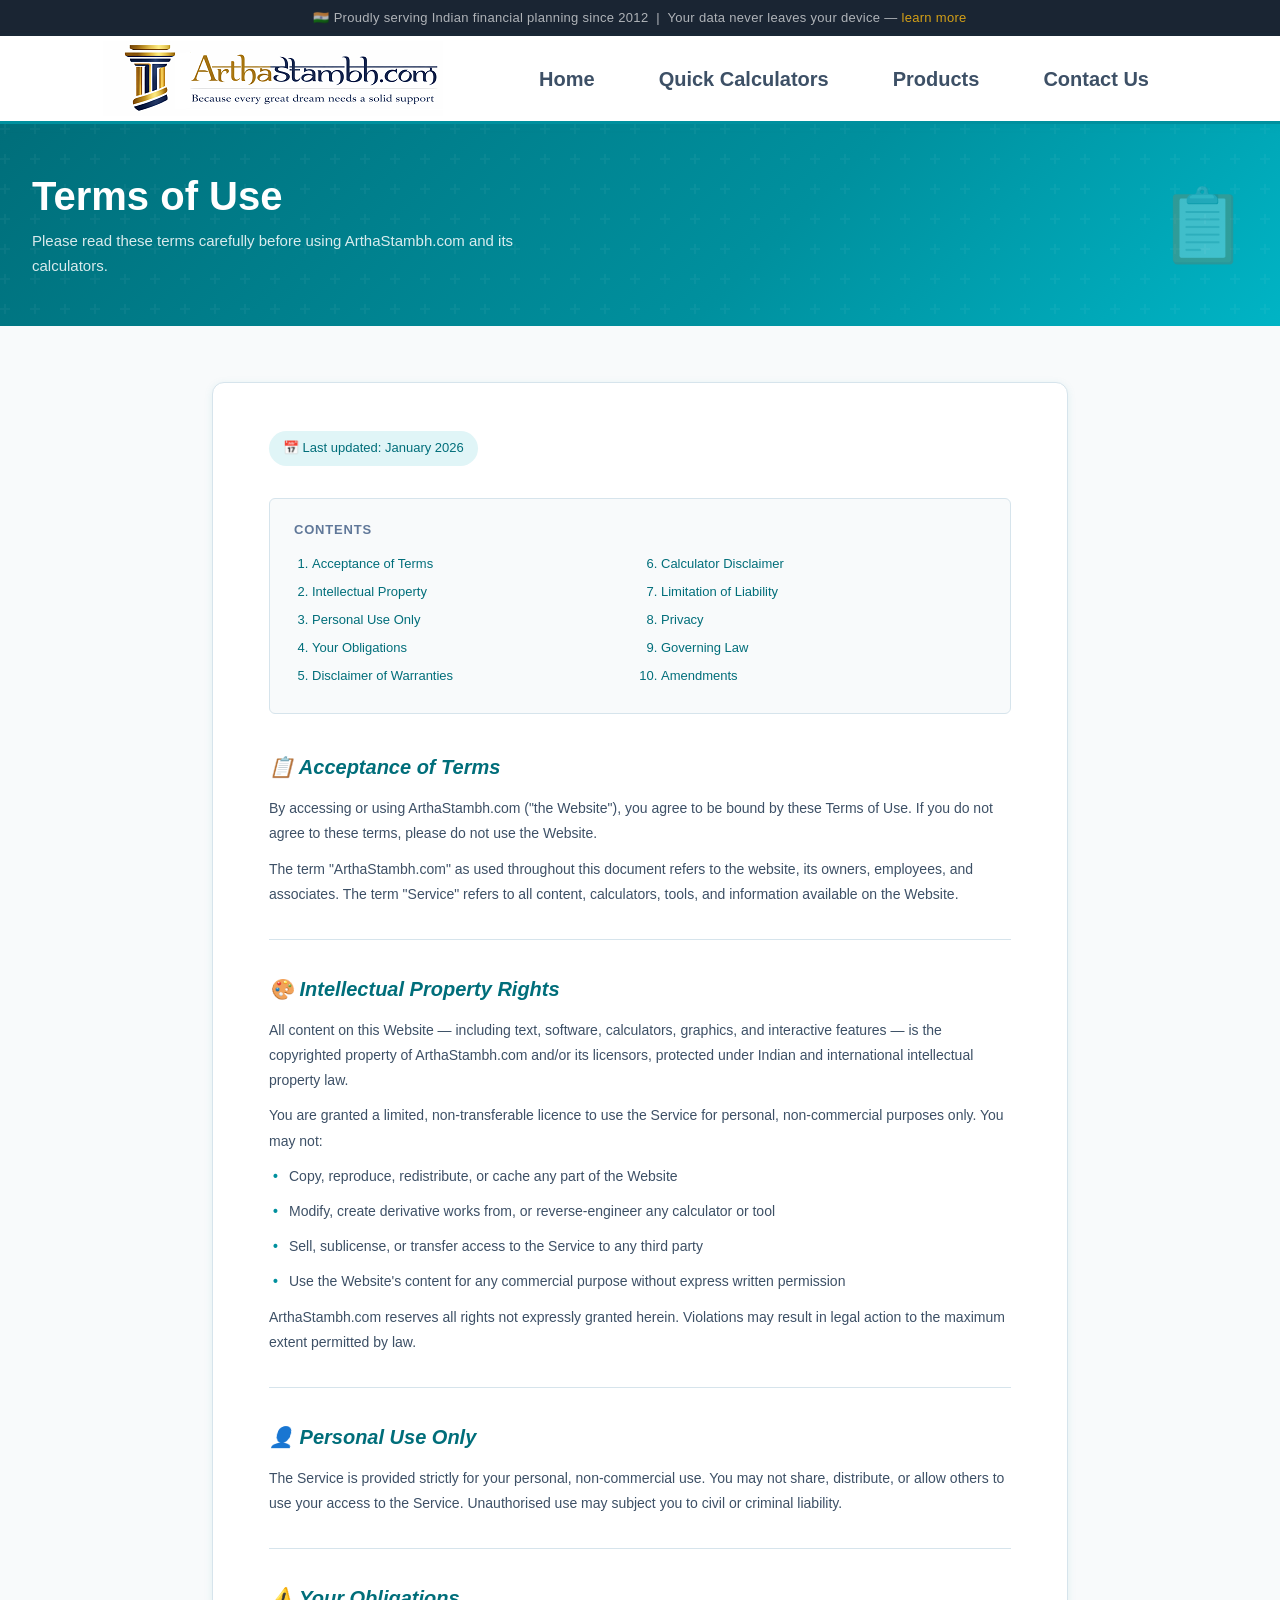
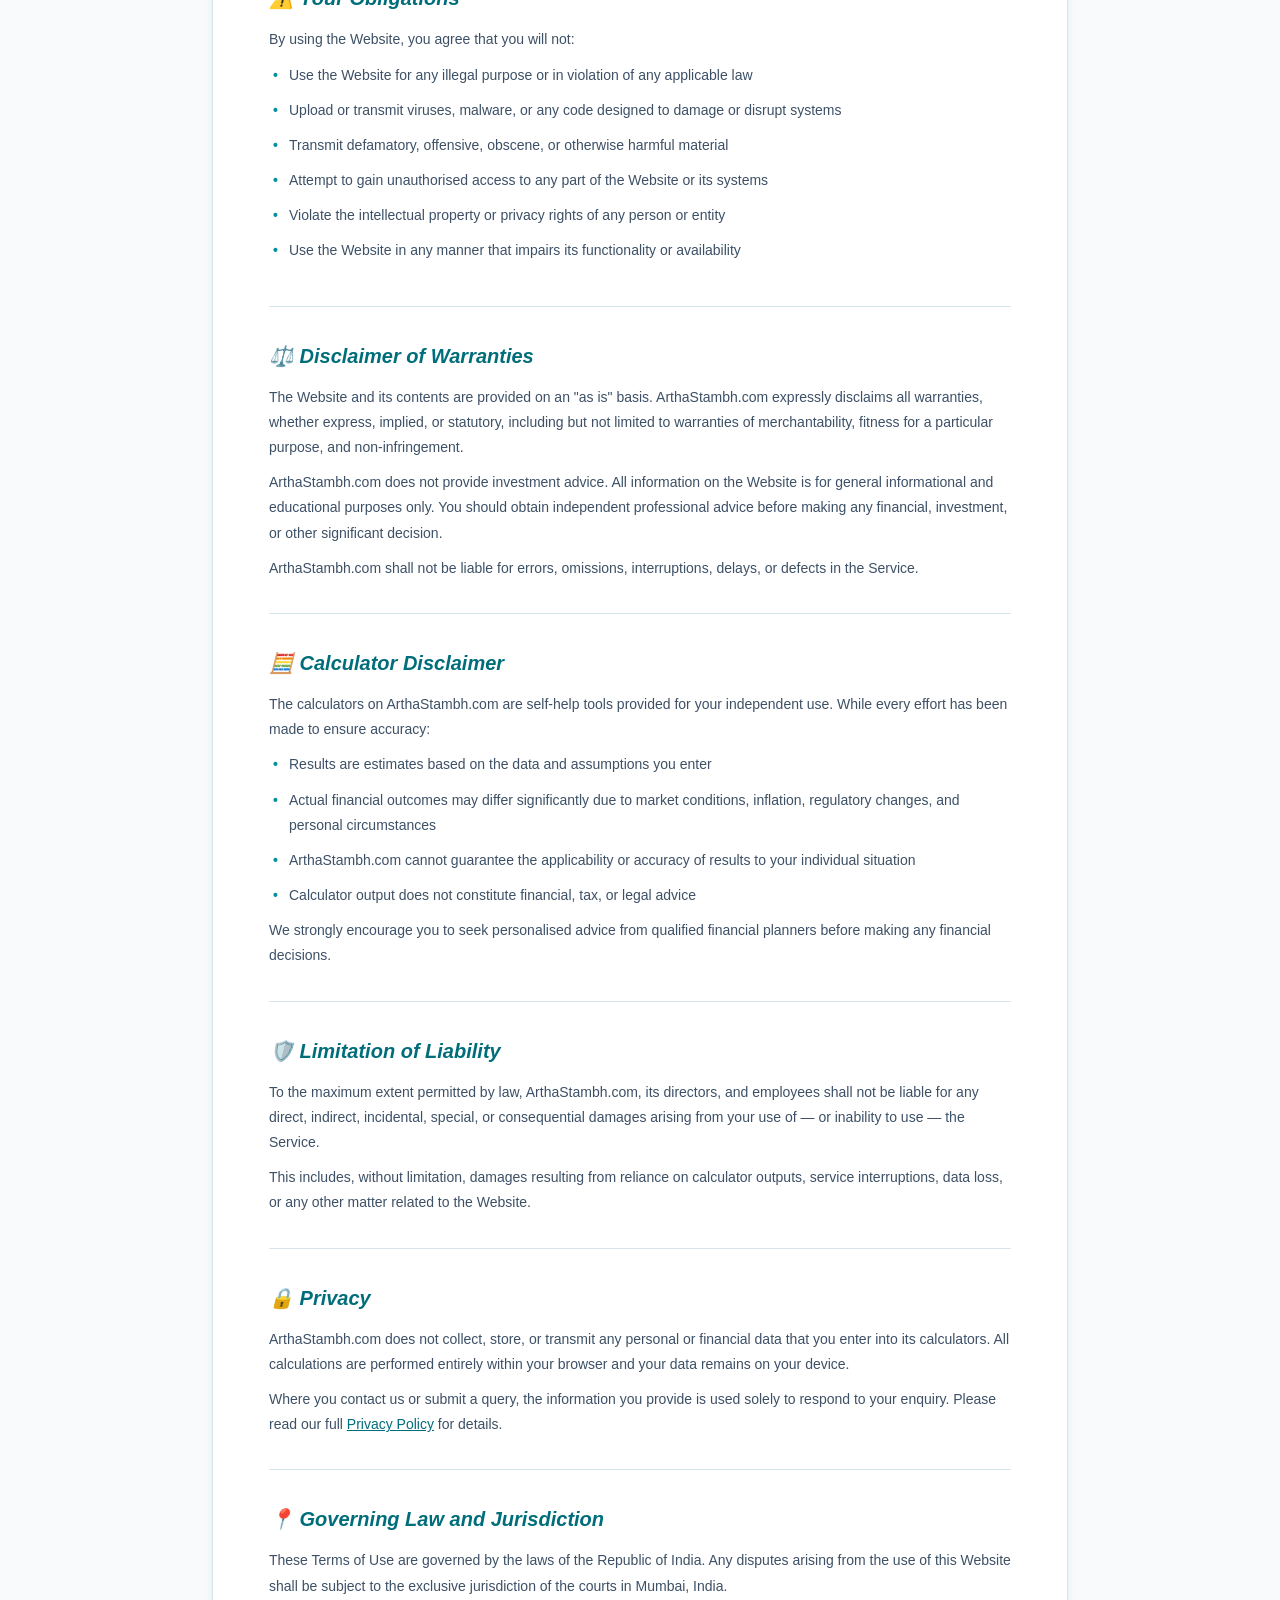
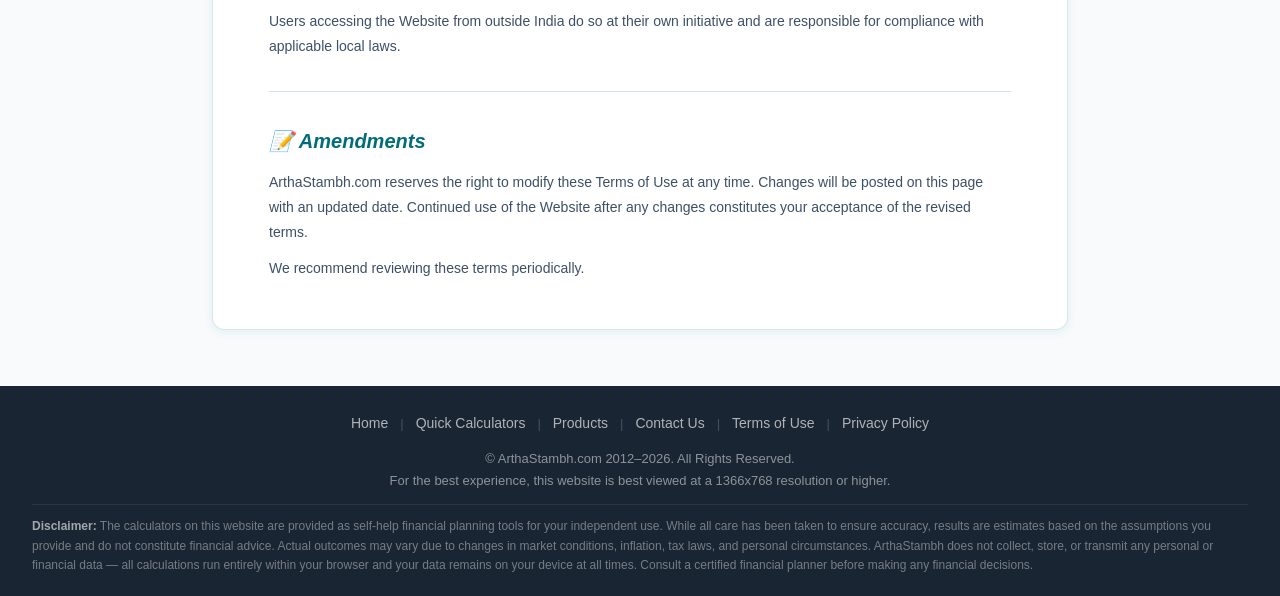
<file: terms.html>
<!DOCTYPE html>
<html lang="en">
<head>
<!-- Google tag (gtag.js) -->
<script async src="https://www.googletagmanager.com/gtag/js?id=G-GFXVPNLB74"></script>
<script>
  window.dataLayer = window.dataLayer || [];
  function gtag(){dataLayer.push(arguments);}
  gtag('js', new Date());

  gtag('config', 'G-GFXVPNLB74');
</script>
    <meta charset="UTF-8">
    <meta name="viewport" content="width=device-width, initial-scale=1.0">
    <title>Terms of Use – ArthaStambh.com</title>
    <link rel="icon" href="images/favicon.ico" type="image/x-icon">
    <meta name="description" content="Terms of Use for ArthaStambh.com — please read before using our financial calculators.">
    <link rel="stylesheet" href="site.css">
    <style>
        .legal-wrap {
            max-width: 860px;
            margin: 0 auto;
        }
        .legal-card {
            background: var(--white);
            border: 1px solid var(--border);
            border-radius: var(--radius-lg);
            padding: 48px 56px;
            box-shadow: var(--shadow-sm);
        }
        .legal-updated {
            display: inline-flex;
            align-items: center;
            gap: 8px;
            background: var(--teal-light);
            color: var(--teal-dark);
            font-size: 13px;
            font-weight: 500;
            padding: 6px 14px;
            border-radius: 999px;
            margin-bottom: 32px;
        }
        .legal-section {
            margin-bottom: 32px;
            padding-bottom: 32px;
            border-bottom: 1px solid var(--border);
        }
        .legal-section:last-child {
            border-bottom: none;
            margin-bottom: 0;
            padding-bottom: 0;
        }
        .legal-section h2 {
            font-family: Calibri, 'Gill Sans MT', sans-serif;
            font-style: italic;
            font-size: 20px;
            color: var(--teal-dark);
            margin-bottom: 12px;
        }
        .legal-section p,
        .legal-section li {
            font-size: 14px;
            color: var(--ink-mid);
            line-height: 1.8;
            margin-bottom: 10px;
        }
        .legal-section ul {
            list-style: none;
            padding: 0;
            margin: 10px 0;
        }
        .legal-section ul li {
            padding-left: 20px;
            position: relative;
        }
        .legal-section ul li::before {
            content: '•';
            color: var(--teal);
            position: absolute;
            left: 4px;
            font-weight: 700;
        }
        .legal-section p:last-child { margin-bottom: 0; }
        .legal-toc {
            background: var(--surface);
            border: 1px solid var(--border);
            border-radius: var(--radius-sm);
            padding: 20px 24px;
            margin-bottom: 36px;
        }
        .legal-toc h4 {
            font-size: 13px;
            font-weight: 600;
            text-transform: uppercase;
            letter-spacing: .8px;
            color: var(--ink-soft);
            margin-bottom: 12px;
        }
        .legal-toc ol {
            padding-left: 18px;
            columns: 2;
            gap: 24px;
        }
        .legal-toc ol li {
            font-size: 13px;
            color: var(--teal-dark);
            margin-bottom: 6px;
        }
        .legal-toc ol li a {
            color: var(--teal-dark);
            text-decoration: none;
        }
        .legal-toc ol li a:hover { text-decoration: underline; }
        @media(max-width:640px){
            .legal-card { padding: 28px 24px; }
            .legal-toc ol { columns: 1; }
        }

        /* ═══════════════════════════════════════ */
        /* MOBILE RESPONSIVE                       */
        /* ═══════════════════════════════════════ */
        
        @media(max-width:768px){
            .legal-wrap{padding:0 16px}
            .legal-card{padding:24px 20px}
            
            .legal-section h2{font-size:18px}
            .legal-section p,.legal-section li{font-size:13px}
            
            .legal-toc{padding:16px 20px}
            .legal-toc ol{columns:1;gap:0}
            
            .legal-updated{font-size:12px;padding:5px 12px}
            
            /* Privacy specific */
            .privacy-promise{
                flex-direction:column;
                padding:20px 20px;
                gap:12px;
            }
            .privacy-promise .pp-icon{font-size:28px}
            .privacy-promise h3{font-size:18px}
            .privacy-promise p{font-size:13px}
            
            .collect-grid{grid-template-columns:1fr}
            .collect-box{padding:16px}
            
            /* Privacy quote box */
            .privacy-quote-box{padding:20px 20px}
            .privacy-quote-box blockquote{font-size:16px}
        }
        
        @media(max-width:480px){
            .legal-card{padding:20px 16px}
            .legal-section h2{font-size:16px}
            .page-banner h1{font-size:24px}
        }
    </style>

<script async src="https://pagead2.googlesyndication.com/pagead/js/adsbygoogle.js?client=ca-pub-2303770276201584" crossorigin="anonymous"></script>

</head>
<body>
<div id="header-placeholder"></div>

<div class="page-banner">
    <div class="page-banner-inner">
        <div>
            <h1>Terms of Use</h1>
            <p>Please read these terms carefully before using ArthaStambh.com and its calculators.</p>
        </div>
        <div class="banner-icon">📋</div>
    </div>
</div>

<div id="page-body-wrap" class="page-body-wrap">
<div class="ad-col-left">
    <div class="ad-slot">
        <script>
          if (typeof atAsyncOptions !== 'object') var atAsyncOptions = [];
          atAsyncOptions.push({
            key: 'add9795dda13cd521a60e91fce82d442',
            format: 'js',
            async: true,
            container: 'atContainer-add9795dda13cd521a60e91fce82d442',
            params: {},
          });
          var script = document.createElement('script');
          script.type = 'text/javascript';
          script.async = true;
          script.src = 'https://www.highperformanceformat.com/add9795dda13cd521a60e91fce82d442/invoke.js';
          document.getElementsByTagName('head')[0].appendChild(script);
        </script>
        <div id="atContainer-add9795dda13cd521a60e91fce82d442"></div>
    </div>
</div>

<main class="page-content">
    <div class="legal-wrap">
        <div class="legal-card">
            <div class="legal-updated">📅 Last updated: January 2026</div>

            <div class="legal-toc">
                <h4>Contents</h4>
                <ol>
                    <li><a href="#acceptance">Acceptance of Terms</a></li>
                    <li><a href="#ip">Intellectual Property</a></li>
                    <li><a href="#personal-use">Personal Use Only</a></li>
                    <li><a href="#obligations">Your Obligations</a></li>
                    <li><a href="#disclaimer">Disclaimer of Warranties</a></li>
                    <li><a href="#calculators">Calculator Disclaimer</a></li>
                    <li><a href="#liability">Limitation of Liability</a></li>
                    <li><a href="#privacy-ref">Privacy</a></li>
                    <li><a href="#governing-law">Governing Law</a></li>
                    <li><a href="#amendments">Amendments</a></li>
                </ol>
            </div>

            <div class="legal-section" id="acceptance">
                <h2>📋 Acceptance of Terms</h2>
                <p>By accessing or using ArthaStambh.com ("the Website"), you agree to be bound by these Terms of Use. If you do not agree to these terms, please do not use the Website.</p>
                <p>The term "ArthaStambh.com" as used throughout this document refers to the website, its owners, employees, and associates. The term "Service" refers to all content, calculators, tools, and information available on the Website.</p>
            </div>

            <div class="legal-section" id="ip">
                <h2>🎨 Intellectual Property Rights</h2>
                <p>All content on this Website — including text, software, calculators, graphics, and interactive features — is the copyrighted property of ArthaStambh.com and/or its licensors, protected under Indian and international intellectual property law.</p>
                <p>You are granted a limited, non-transferable licence to use the Service for personal, non-commercial purposes only. You may not:</p>
                <ul>
                    <li>Copy, reproduce, redistribute, or cache any part of the Website</li>
                    <li>Modify, create derivative works from, or reverse-engineer any calculator or tool</li>
                    <li>Sell, sublicense, or transfer access to the Service to any third party</li>
                    <li>Use the Website's content for any commercial purpose without express written permission</li>
                </ul>
                <p>ArthaStambh.com reserves all rights not expressly granted herein. Violations may result in legal action to the maximum extent permitted by law.</p>
            </div>

            <div class="legal-section" id="personal-use">
                <h2>👤 Personal Use Only</h2>
                <p>The Service is provided strictly for your personal, non-commercial use. You may not share, distribute, or allow others to use your access to the Service. Unauthorised use may subject you to civil or criminal liability.</p>
            </div>

            <div class="legal-section" id="obligations">
                <h2>⚠️ Your Obligations</h2>
                <p>By using the Website, you agree that you will not:</p>
                <ul>
                    <li>Use the Website for any illegal purpose or in violation of any applicable law</li>
                    <li>Upload or transmit viruses, malware, or any code designed to damage or disrupt systems</li>
                    <li>Transmit defamatory, offensive, obscene, or otherwise harmful material</li>
                    <li>Attempt to gain unauthorised access to any part of the Website or its systems</li>
                    <li>Violate the intellectual property or privacy rights of any person or entity</li>
                    <li>Use the Website in any manner that impairs its functionality or availability</li>
                </ul>
            </div>

            <div class="legal-section" id="disclaimer">
                <h2>⚖️ Disclaimer of Warranties</h2>
                <p>The Website and its contents are provided on an "as is" basis. ArthaStambh.com expressly disclaims all warranties, whether express, implied, or statutory, including but not limited to warranties of merchantability, fitness for a particular purpose, and non-infringement.</p>
                <p>ArthaStambh.com does not provide investment advice. All information on the Website is for general informational and educational purposes only. You should obtain independent professional advice before making any financial, investment, or other significant decision.</p>
                <p>ArthaStambh.com shall not be liable for errors, omissions, interruptions, delays, or defects in the Service.</p>
            </div>

            <div class="legal-section" id="calculators">
                <h2>🧮 Calculator Disclaimer</h2>
                <p>The calculators on ArthaStambh.com are self-help tools provided for your independent use. While every effort has been made to ensure accuracy:</p>
                <ul>
                    <li>Results are estimates based on the data and assumptions you enter</li>
                    <li>Actual financial outcomes may differ significantly due to market conditions, inflation, regulatory changes, and personal circumstances</li>
                    <li>ArthaStambh.com cannot guarantee the applicability or accuracy of results to your individual situation</li>
                    <li>Calculator output does not constitute financial, tax, or legal advice</li>
                </ul>
                <p>We strongly encourage you to seek personalised advice from qualified financial planners before making any financial decisions.</p>
            </div>

            <div class="legal-section" id="liability">
                <h2>🛡️ Limitation of Liability</h2>
                <p>To the maximum extent permitted by law, ArthaStambh.com, its directors, and employees shall not be liable for any direct, indirect, incidental, special, or consequential damages arising from your use of — or inability to use — the Service.</p>
                <p>This includes, without limitation, damages resulting from reliance on calculator outputs, service interruptions, data loss, or any other matter related to the Website.</p>
            </div>

            <div class="legal-section" id="privacy-ref">
                <h2>🔒 Privacy</h2>
                <p>ArthaStambh.com does not collect, store, or transmit any personal or financial data that you enter into its calculators. All calculations are performed entirely within your browser and your data remains on your device.</p>
                <p>Where you contact us or submit a query, the information you provide is used solely to respond to your enquiry. Please read our full <a href="privacy.html" style="color:var(--teal-dark);font-weight:500">Privacy Policy</a> for details.</p>
            </div>

            <div class="legal-section" id="governing-law">
                <h2>📍 Governing Law and Jurisdiction</h2>
                <p>These Terms of Use are governed by the laws of the Republic of India. Any disputes arising from the use of this Website shall be subject to the exclusive jurisdiction of the courts in Mumbai, India.</p>
                <p>Users accessing the Website from outside India do so at their own initiative and are responsible for compliance with applicable local laws.</p>
            </div>

            <div class="legal-section" id="amendments">
                <h2>📝 Amendments</h2>
                <p>ArthaStambh.com reserves the right to modify these Terms of Use at any time. Changes will be posted on this page with an updated date. Continued use of the Website after any changes constitutes your acceptance of the revised terms.</p>
                <p>We recommend reviewing these terms periodically.</p>
            </div>

        </div>
    </div>
</main>

<div class="ad-col-right">
    <div class="ad-slot">
        <script>
          atOptions = {
            'key' : '3bb2f4d70a20f00dedd1ed3d9c8895b1',
            'format' : 'iframe',
            'height' : 600,
            'width' : 160,
            'params' : {}
          };
        </script>
        <script async src="https://www.highperformanceformat.com/3bb2f4d70a20f00dedd1ed3d9c8895b1/invoke.js"></script>
    </div>
</div>

</div>
<div id="footer-placeholder"></div>
<script src="site.js"></script>
</body>
</html>
</file>
<file: site.css>
/* ─── RESET & TOKENS ──────────────────────────────────── */
*, *::before, *::after { margin: 0; padding: 0; box-sizing: border-box; }

:root {
    --teal:       #00909E;
    --teal-dark:  #006E7A;
    --teal-light: #E0F5F7;
    --gold:       #D4A017;
    --gold-light: #FEF3D0;
    --ink:        #1A2533;
    --ink-mid:    #3D5066;
    --ink-soft:   #607899;
    --surface:    #F8FAFB;
    --white:      #FFFFFF;
    --border:     #D6E4EC;
    --radius-lg:  12px;
    --radius-sm:  6px;
    --shadow-sm:  0 2px 8px rgba(0,144,158,.10);
    --shadow-md:  0 6px 24px rgba(0,144,158,.15);
    --shadow-lg:  0 16px 48px rgba(0,0,0,.10);
    --font-body:  Calibri, 'Gill Sans MT', 'Trebuchet MS', sans-serif;
}

html { scroll-behavior: smooth; }

body {
    font-family: var(--font-body);
    font-size: 15px;
    line-height: 1.7;
    color: var(--ink);
    background: var(--surface);
    overflow-x: hidden;
    display: flex;
    flex-direction: column;
    min-height: 100vh;
}

/* ─── AD COLUMN WRAPPERS ─────────────────────────────── */
.ad-col-left,
.ad-col-right {
    width: 160px;
    flex-shrink: 0;
    position: sticky;
    top: 10px;
    background: transparent;
}
.ad-slot {
    min-height: 300px;
}
.page-body-wrap {
    display: flex;
    align-items: flex-start;
    gap: 20px;
    width: 100%;
    max-width: 1600px;
    margin: 0 auto;
    justify-content: center;
}
.page-body-wrap > main,
.page-body-wrap > .page-content {
    flex: 1;
    min-width: 0;
    max-width: 1280px;
}
@media (max-width: 1100px) {
    .ad-col-left, .ad-col-right { display: none; }
    .page-body-wrap { display: block; max-width: 1280px; }
}

/* ─── TOPBAR ──────────────────────────────────────────── */
.topbar {
    background: var(--ink);
    color: rgba(255,255,255,.65);
    font-size: 13px;
    text-align: center;
    padding: 7px 24px;
    letter-spacing: .3px;
    font-family: var(--font-body);
}
.topbar a { color: var(--gold); text-decoration: none; }

/* ─── HEADER ──────────────────────────────────────────── */
.site-header {
    background: var(--white);
    border-bottom: 3px solid var(--teal);
    position: sticky;
    top: 0;
    z-index: 1000;
    box-shadow: var(--shadow-sm);
}
.header-inner {
    max-width: 1200px;
    margin: 0 auto;
    padding: 0 32px;
    display: flex;
    align-items: center;
    justify-content: center;
    gap: 48px;
    height: 85px;
}
.logo-wrap {
    display: flex;
    align-items: center;
    text-decoration: none;
    flex-shrink: 0;
}
.logo-wrap img {
    height: 75px;
    width: auto;
    display: block;
}
nav.main-nav { display: flex; align-items: center; gap: 8px; }
nav.main-nav a {
    text-decoration: none;
    font-size: 20px;
    font-weight: 600;
    font-family: var(--font-body);
    color: var(--ink-mid);
    padding: 12px 28px;
    border-radius: var(--radius-sm);
    transition: background .15s, color .15s;
    white-space: nowrap;
}
nav.main-nav a:hover { background: var(--teal-light); color: var(--teal-dark); }
nav.main-nav a.active { background: var(--teal); color: var(--white); }

/* ─── PAGE HERO BANNER ───────────────────────────────── */
.page-banner {
    background: linear-gradient(135deg, var(--teal-dark) 0%, var(--teal) 60%, #00B4C5 100%);
    color: var(--white);
    padding: 40px 32px;
    position: relative;
    overflow: hidden;
}
.page-banner::before {
    content: '';
    position: absolute;
    inset: 0;
    background: url("data:image/svg+xml,%3Csvg width='60' height='60' viewBox='0 0 60 60' xmlns='http://www.w3.org/2000/svg'%3E%3Cg fill='none'%3E%3Cg fill='%23ffffff' fill-opacity='0.04'%3E%3Cpath d='M36 34v-4h-2v4h-4v2h4v4h2v-4h4v-2h-4zm0-30V0h-2v4h-4v2h4v4h2V6h4V4h-4zM6 34v-4H4v4H0v2h4v4h2v-4h4v-2H6zM6 4V0H4v4H0v2h4v4h2V6h4V4H6z'/%3E%3C/g%3E%3C/g%3E%3C/svg%3E");
    pointer-events: none;
}
.page-banner-inner {
    max-width: 1280px;
    margin: 0 auto;
    position: relative;
    display: flex;
    align-items: center;
    justify-content: space-between;
    gap: 32px;
}
.page-banner h1 {
    font-family: var(--font-body);
    font-size: clamp(26px, 3.5vw, 40px);
    font-weight: 700;
    line-height: 1.2;
    margin-bottom: 8px;
}
.page-banner p {
    font-size: 15px;
    color: rgba(255,255,255,.85);
    max-width: 560px;
}
.banner-icon { font-size: 72px; opacity: .25; flex-shrink: 0; }

/* ─── MAIN CONTENT WRAPPER ───────────────────────────── */
main.page-content {
    max-width: 1280px;
    margin: 0 auto;
    padding: 56px 32px;
    flex: 1;
}

/* ─── SECTION HEADING UTILITIES ──────────────────────── */
.section-label {
    display: inline-flex;
    align-items: center;
    gap: 6px;
    font-size: 11px;
    font-weight: 600;
    text-transform: uppercase;
    letter-spacing: 1.2px;
    color: var(--teal);
    margin-bottom: 8px;
}
.section-label::before {
    content: '';
    display: block;
    width: 20px; height: 2px;
    background: var(--teal);
    border-radius: 2px;
}
.section-title {
    font-family: var(--font-body);
    font-size: clamp(24px, 3vw, 34px);
    font-weight: 700;
    color: var(--ink);
    line-height: 1.2;
    margin-bottom: 12px;
}
.section-title em { font-style: italic; color: var(--teal); }
.section-lead {
    font-size: 15px;
    color: var(--ink-soft);
    line-height: 1.75;
    margin-bottom: 36px;
}

/* ─── BUTTON STYLES ──────────────────────────────────── */
.btn-primary {
    display: inline-flex;
    align-items: center;
    gap: 8px;
    background: var(--gold);
    color: var(--ink);
    font-weight: 600;
    font-size: 14px;
    padding: 12px 24px;
    border-radius: var(--radius-sm);
    text-decoration: none;
    transition: background .15s, transform .15s, box-shadow .15s;
    box-shadow: 0 4px 14px rgba(212,160,23,.35);
    border: none;
    cursor: pointer;
    font-family: var(--font-body);
}
.btn-primary:hover { background: #E6B020; transform: translateY(-1px); }

.btn-teal {
    display: inline-flex;
    align-items: center;
    gap: 8px;
    background: var(--teal);
    color: var(--white);
    font-weight: 600;
    font-size: 14px;
    padding: 12px 24px;
    border-radius: var(--radius-sm);
    text-decoration: none;
    transition: background .15s, transform .15s;
    border: none;
    cursor: pointer;
    font-family: var(--font-body);
}
.btn-teal:hover { background: var(--teal-dark); transform: translateY(-1px); }

.btn-outline {
    display: inline-flex;
    align-items: center;
    gap: 8px;
    background: transparent;
    color: var(--teal-dark);
    font-weight: 500;
    font-size: 14px;
    padding: 11px 22px;
    border-radius: var(--radius-sm);
    text-decoration: none;
    border: 1.5px solid var(--teal);
    transition: background .15s, color .15s;
}
.btn-outline:hover { background: var(--teal-light); }

/* ─── FOOTER ─────────────────────────────────────────── */
.site-footer {
    background: var(--ink);
    color: rgba(255,255,255,.7);
    padding: 24px 32px 20px;
    margin-top: auto;
}
.footer-inner {
    max-width: 1280px;
    margin: 0 auto;
}
.footer-nav {
    display: flex;
    align-items: center;
    justify-content: center;
    flex-wrap: wrap;
    gap: 4px;
    margin-bottom: 10px;
}
.footer-nav a {
    text-decoration: none;
    font-size: 14px;
    font-family: var(--font-body);
    color: rgba(255,255,255,.65);
    font-weight: 400;
    padding: 2px 8px;
    border-radius: 4px;
    transition: color .15s;
}
.footer-nav a:hover { color: var(--teal-light); }
.footer-nav .sep { color: rgba(255,255,255,.2); font-size: 13px; }
.footer-copy {
    text-align: center;
    font-size: 13px;
    font-family: var(--font-body);
    color: rgba(255,255,255,.5);
    margin-bottom: 12px;
}
.footer-disclaimer {
    font-size: 12px;
    font-family: var(--font-body);
    line-height: 1.65;
    color: rgba(255,255,255,.4);
    border-top: 1px solid rgba(255,255,255,.08);
    padding-top: 12px;
    margin-top: 4px;
}
.footer-disclaimer strong { color: rgba(255,255,255,.6); }

/* ─── ANIMATIONS ─────────────────────────────────────── */
.fade-in {
    opacity: 0;
    transform: translateY(20px);
    transition: opacity .55s ease, transform .55s ease;
}
.fade-in.visible { opacity: 1; transform: translateY(0); }

/* ─── RESPONSIVE ─────────────────────────────────────── */
@media (max-width: 768px) {
    .header-inner { padding: 0 20px; }
    nav.main-nav a { padding: 8px 12px; font-size: 13px; }
    main.page-content { padding: 32px 20px; }
}
@media (max-width: 560px) {
    nav.main-nav a { padding: 6px 8px; font-size: 12px; }
}


/* ═══════════════════════════════════════════════════════ */
/* MOBILE RESPONSIVE - SAFE IMPLEMENTATION                 */
/* ═══════════════════════════════════════════════════════ */

@media (max-width: 768px) {
    /* Header */
    .header-inner {
        padding: 0 16px;
        gap: 12px;
        height: auto;
        min-height: 70px;
        flex-wrap: wrap;
    }
    
    .logo-wrap img {
        height: 60px;
    }
    
    /* Navigation */
    nav.main-nav {
        flex-wrap: wrap;
        gap: 6px;
    }
    
    nav.main-nav a {
        font-size: 14px;
        padding: 8px 12px;
    }
    
    /* Main content padding */
    main.page-content {
        padding: 32px 16px;
    }
    
    /* Page banner */
    .page-banner {
        padding: 32px 16px;
    }
    
    .page-banner-inner {
        flex-direction: column;
        text-align: center;
    }
    
    .banner-icon {
        font-size: 48px;
    }
    
    /* Footer */
    .site-footer {
        padding: 24px 16px 20px;
    }
    
    .footer-nav {
        flex-wrap: wrap;
    }
    
    .footer-nav a {
        font-size: 13px;
        padding: 6px 10px;
    }
}

@media (max-width: 480px) {
    nav.main-nav a {
        font-size: 13px;
        padding: 6px 10px;
    }
    
    .page-banner h1 {
        font-size: 24px;
    }
}
</file>
